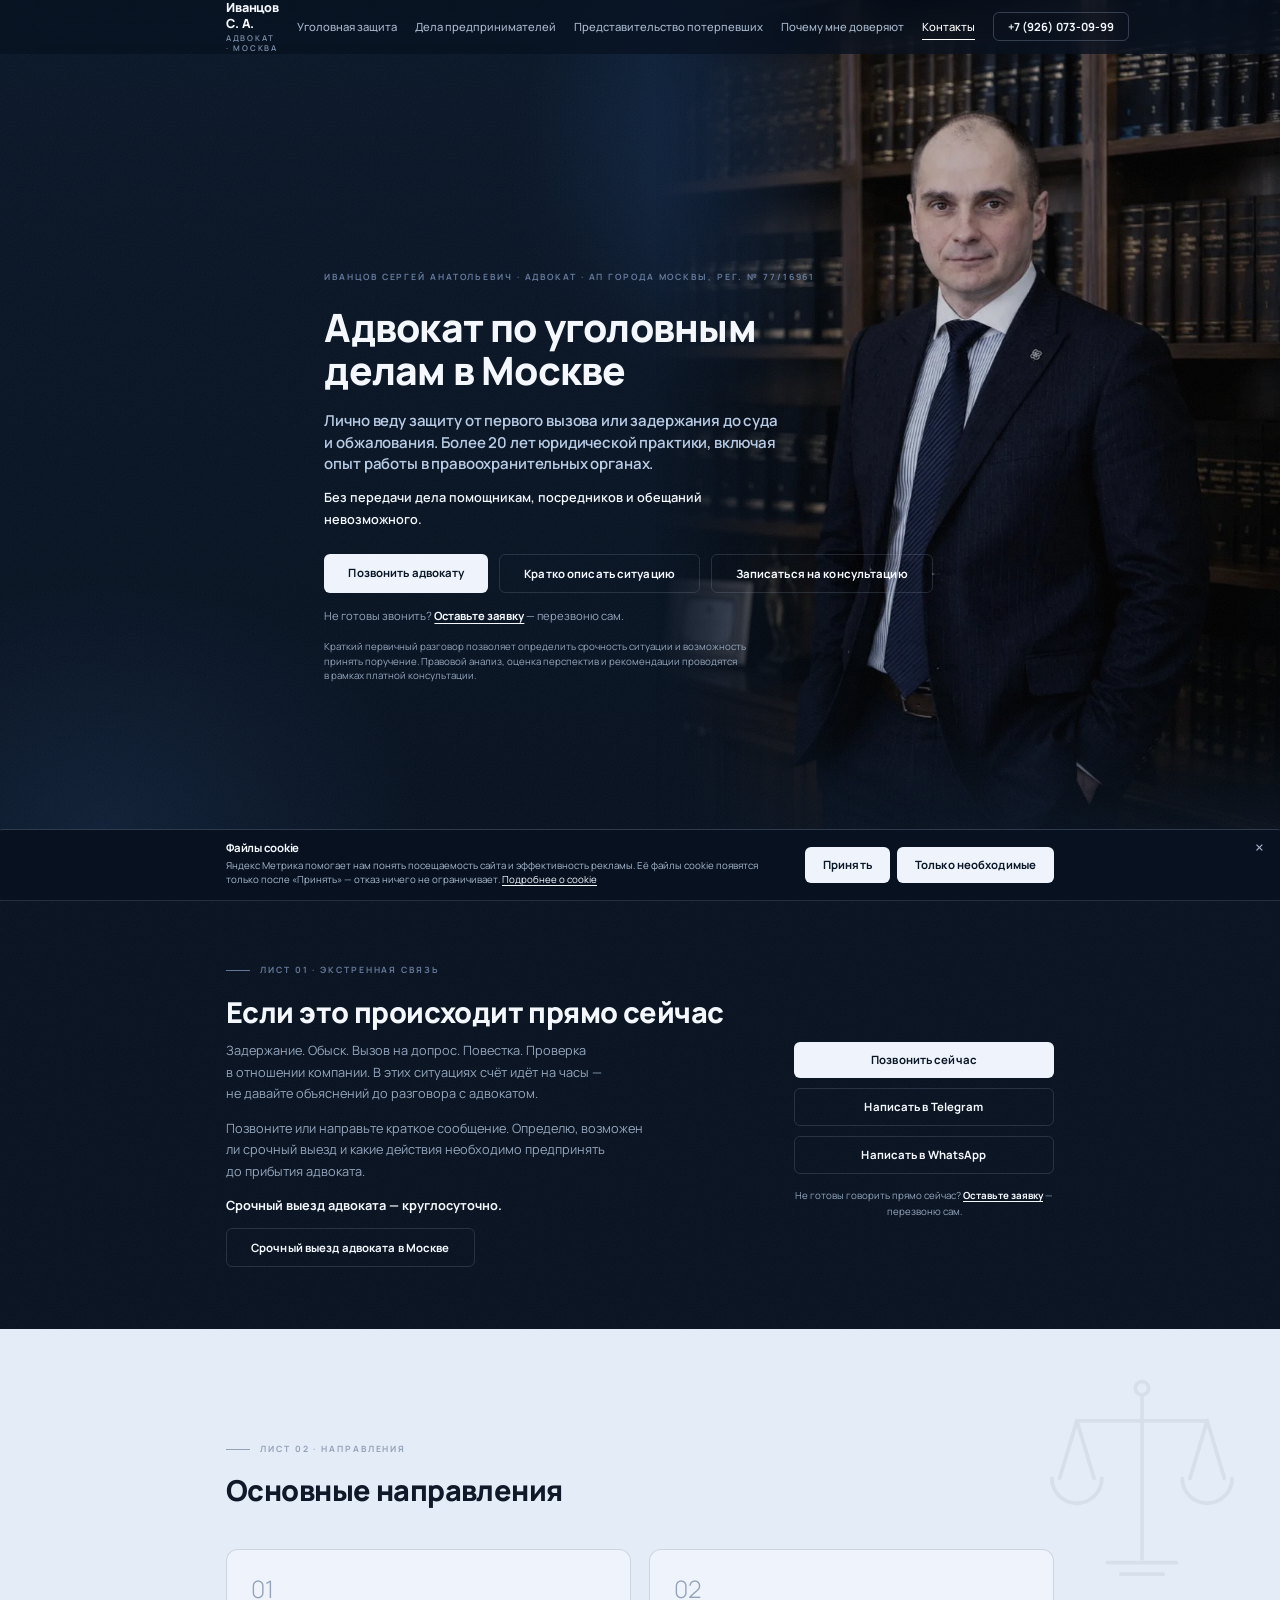
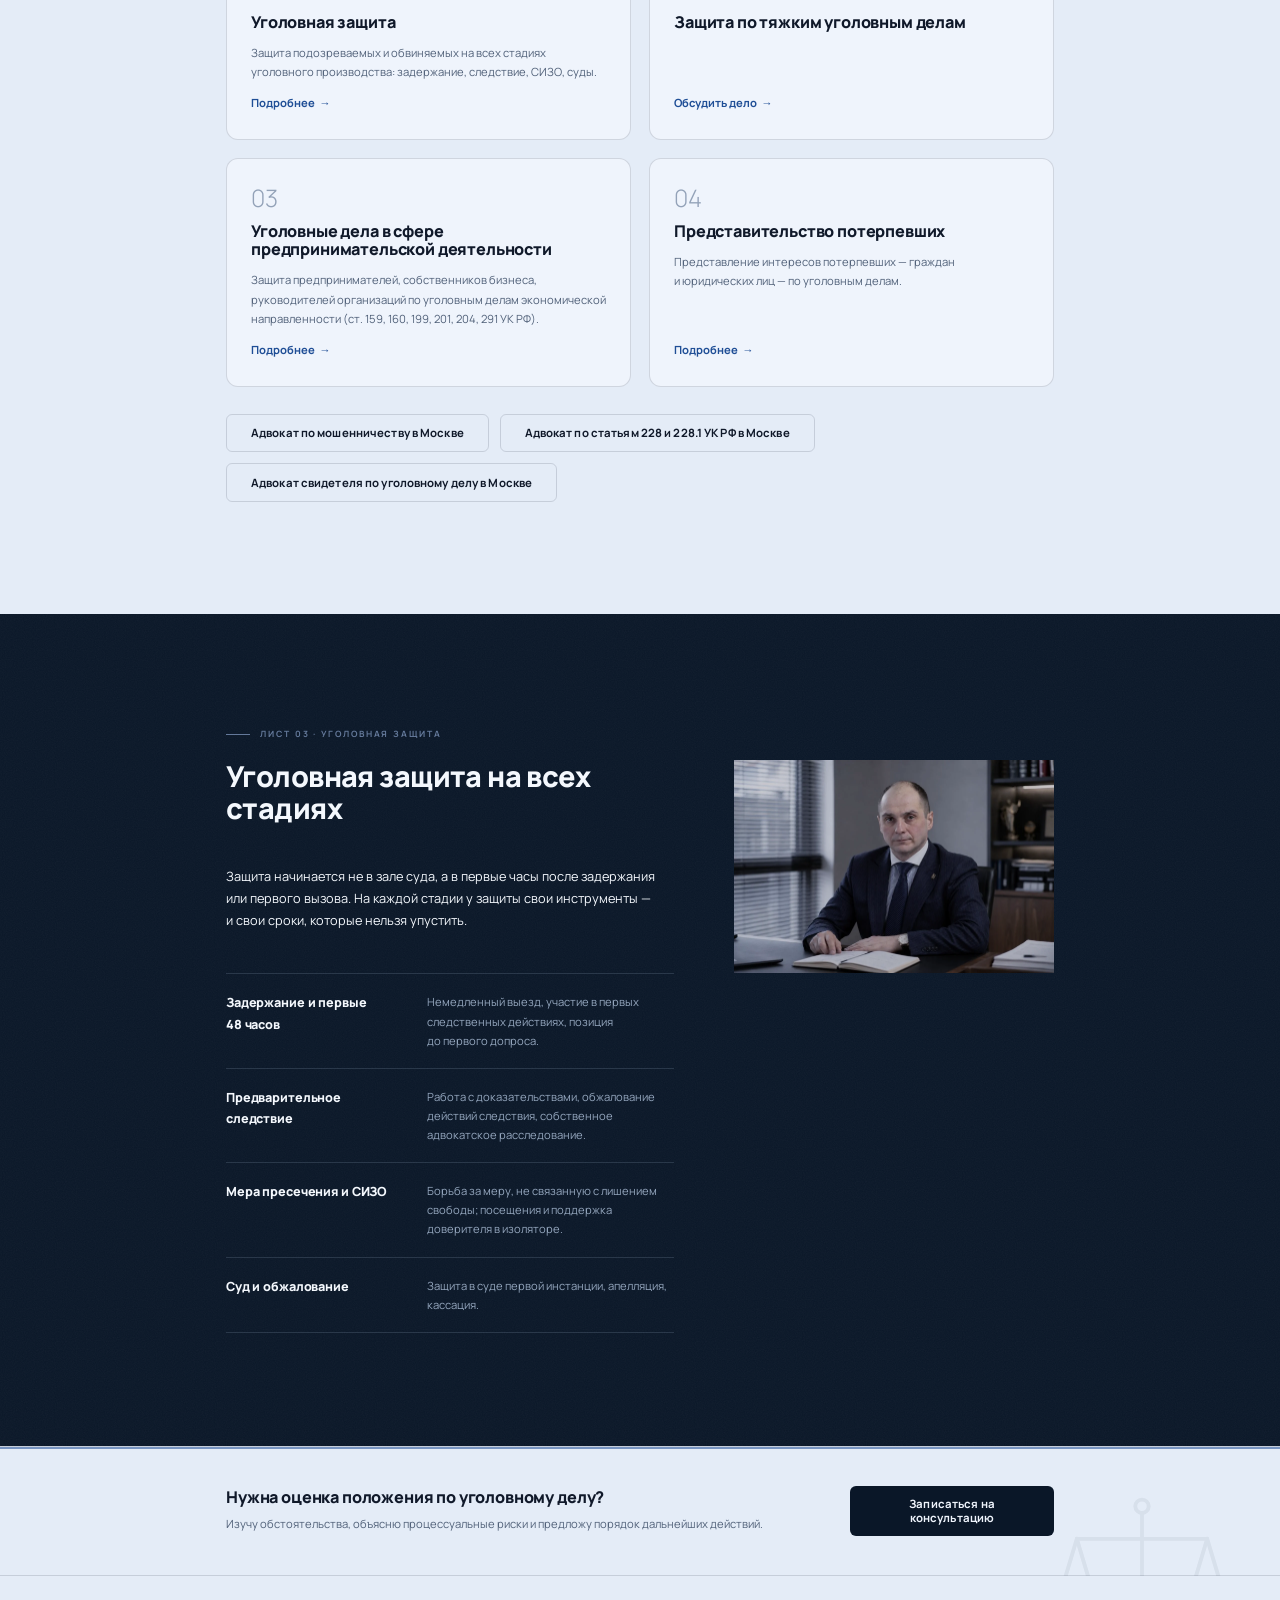
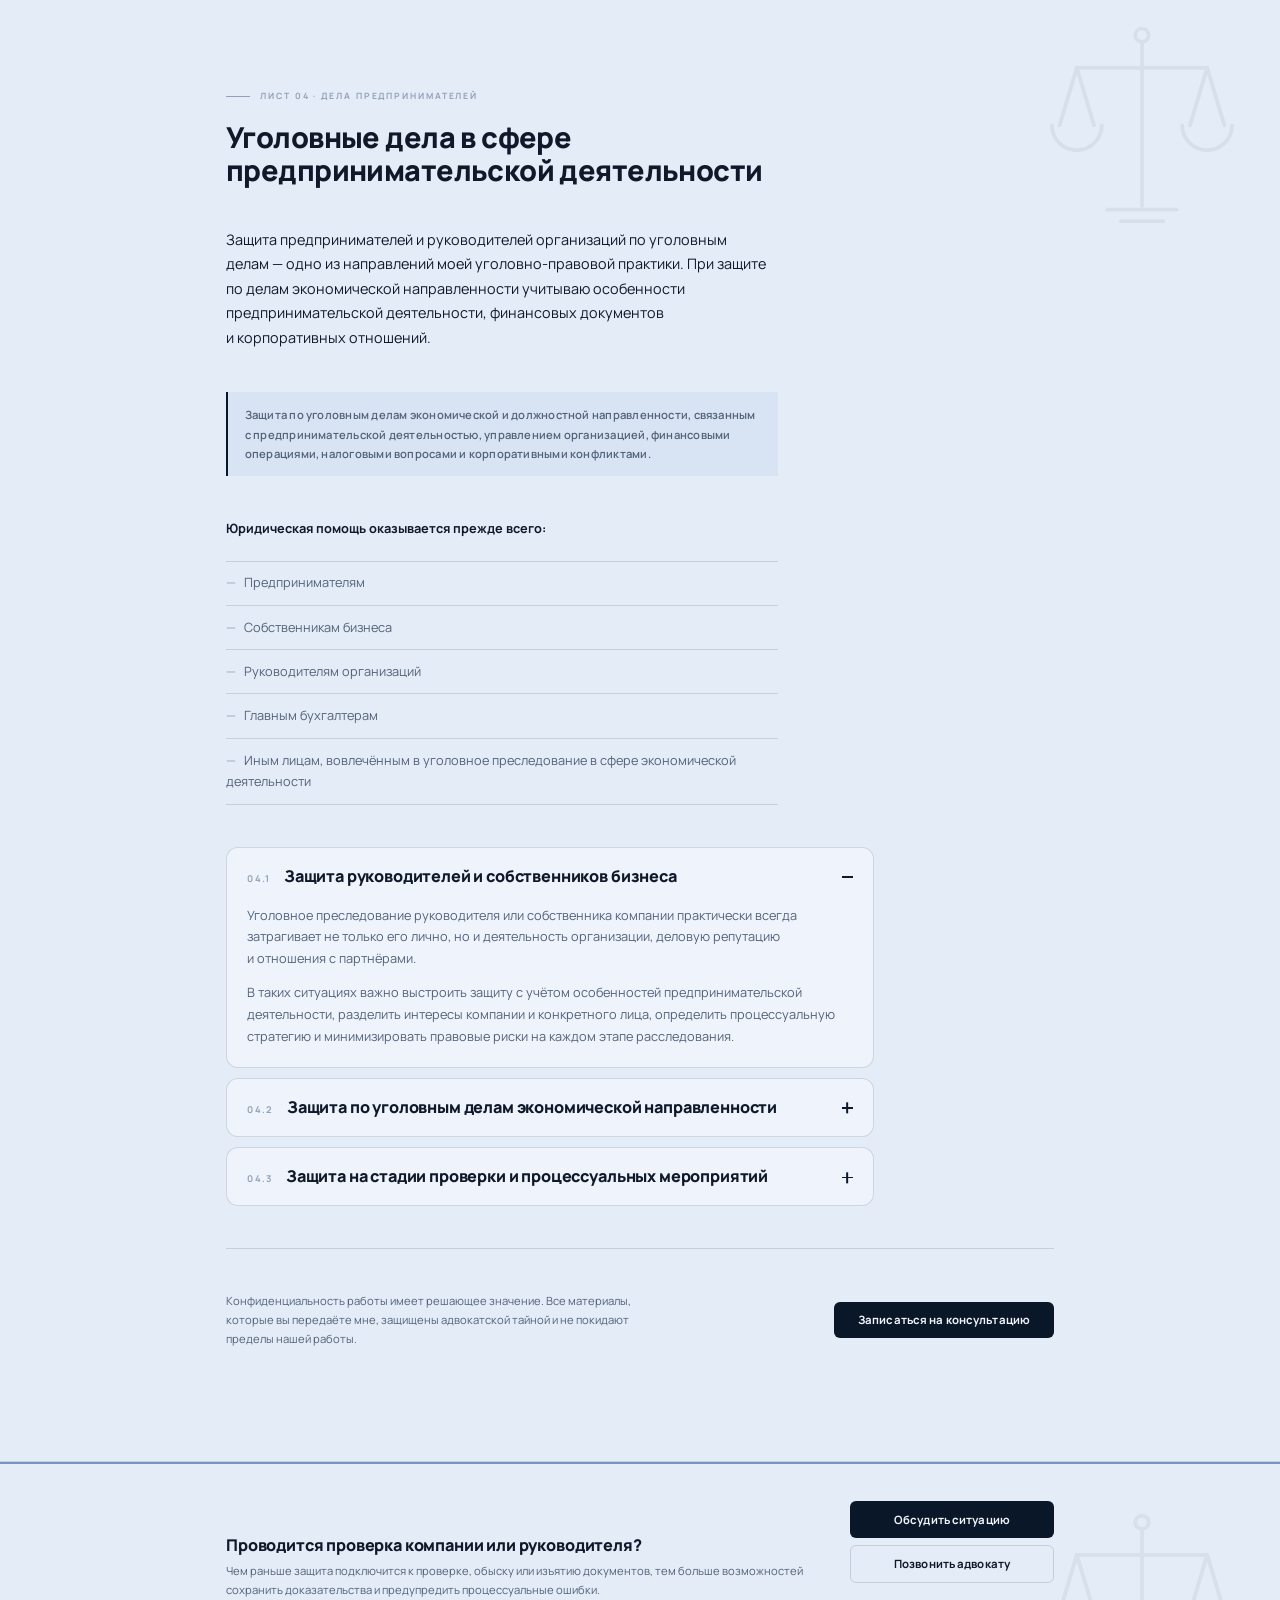
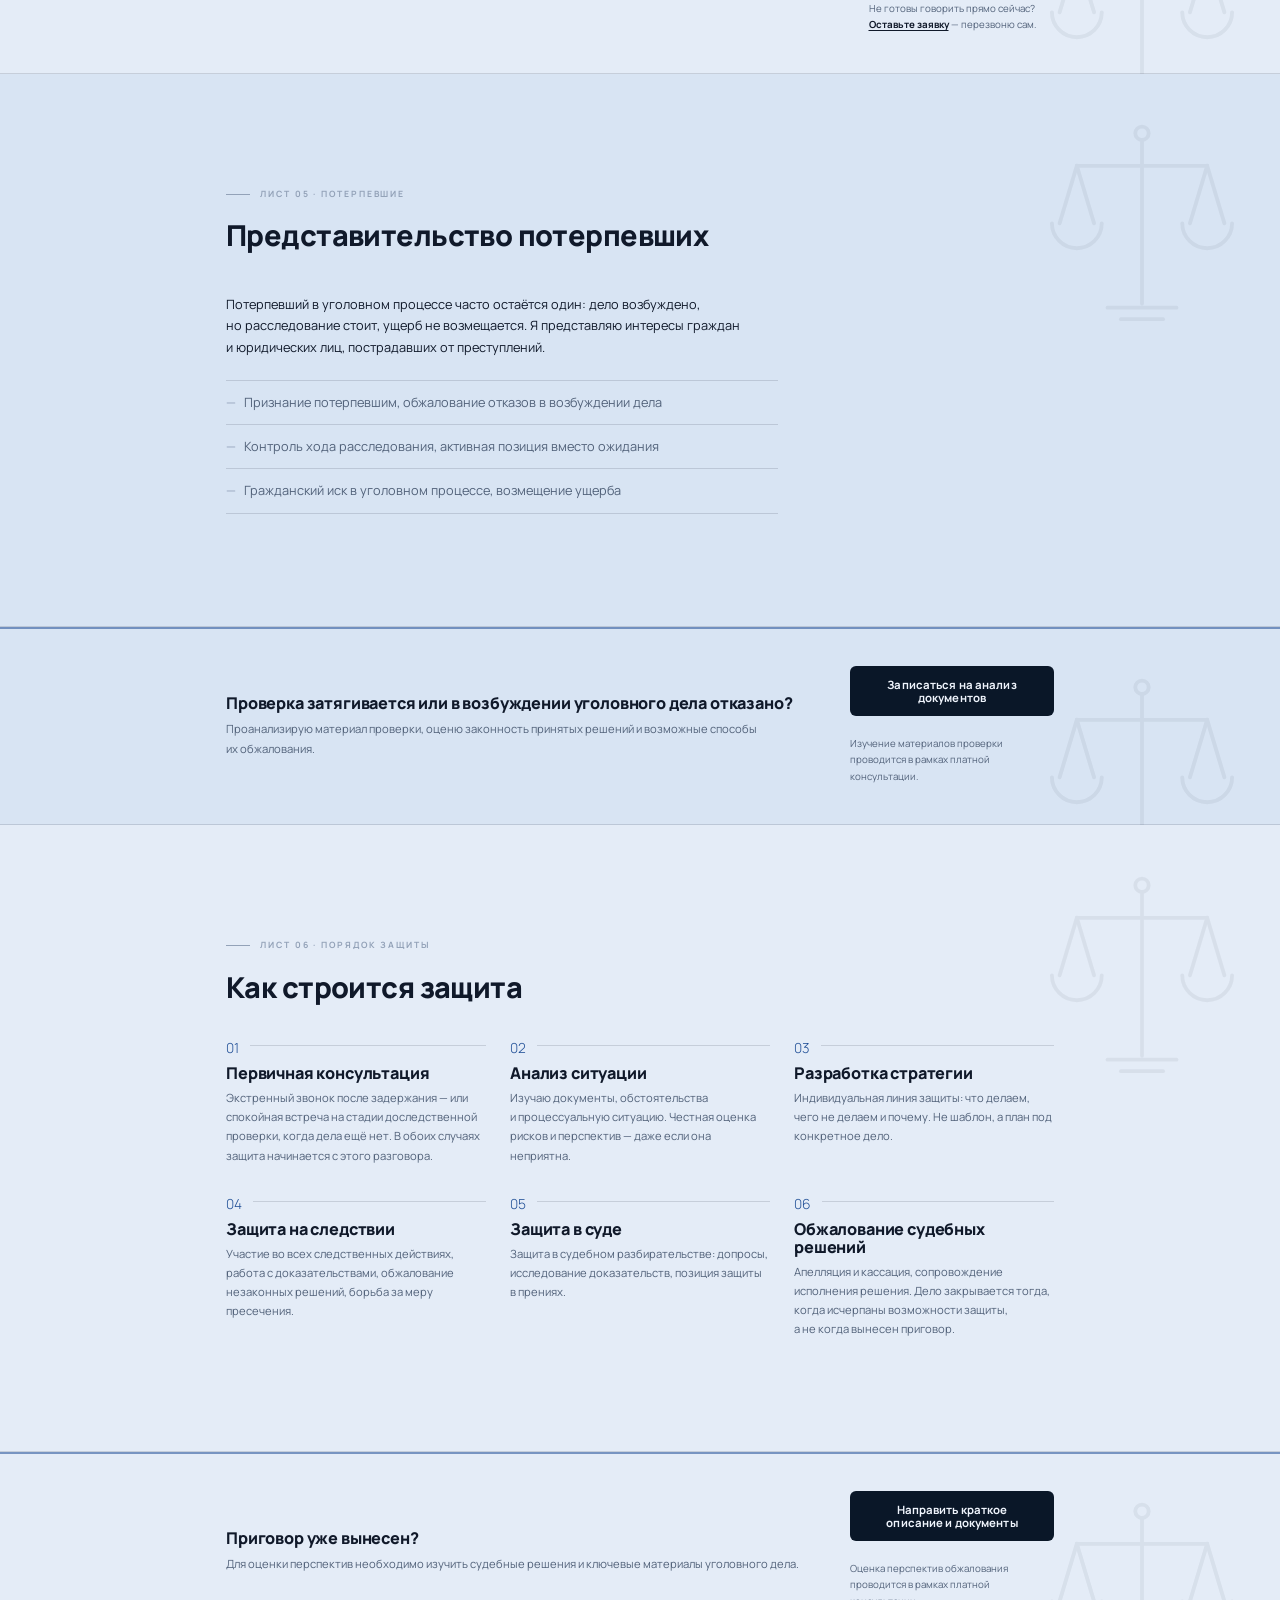
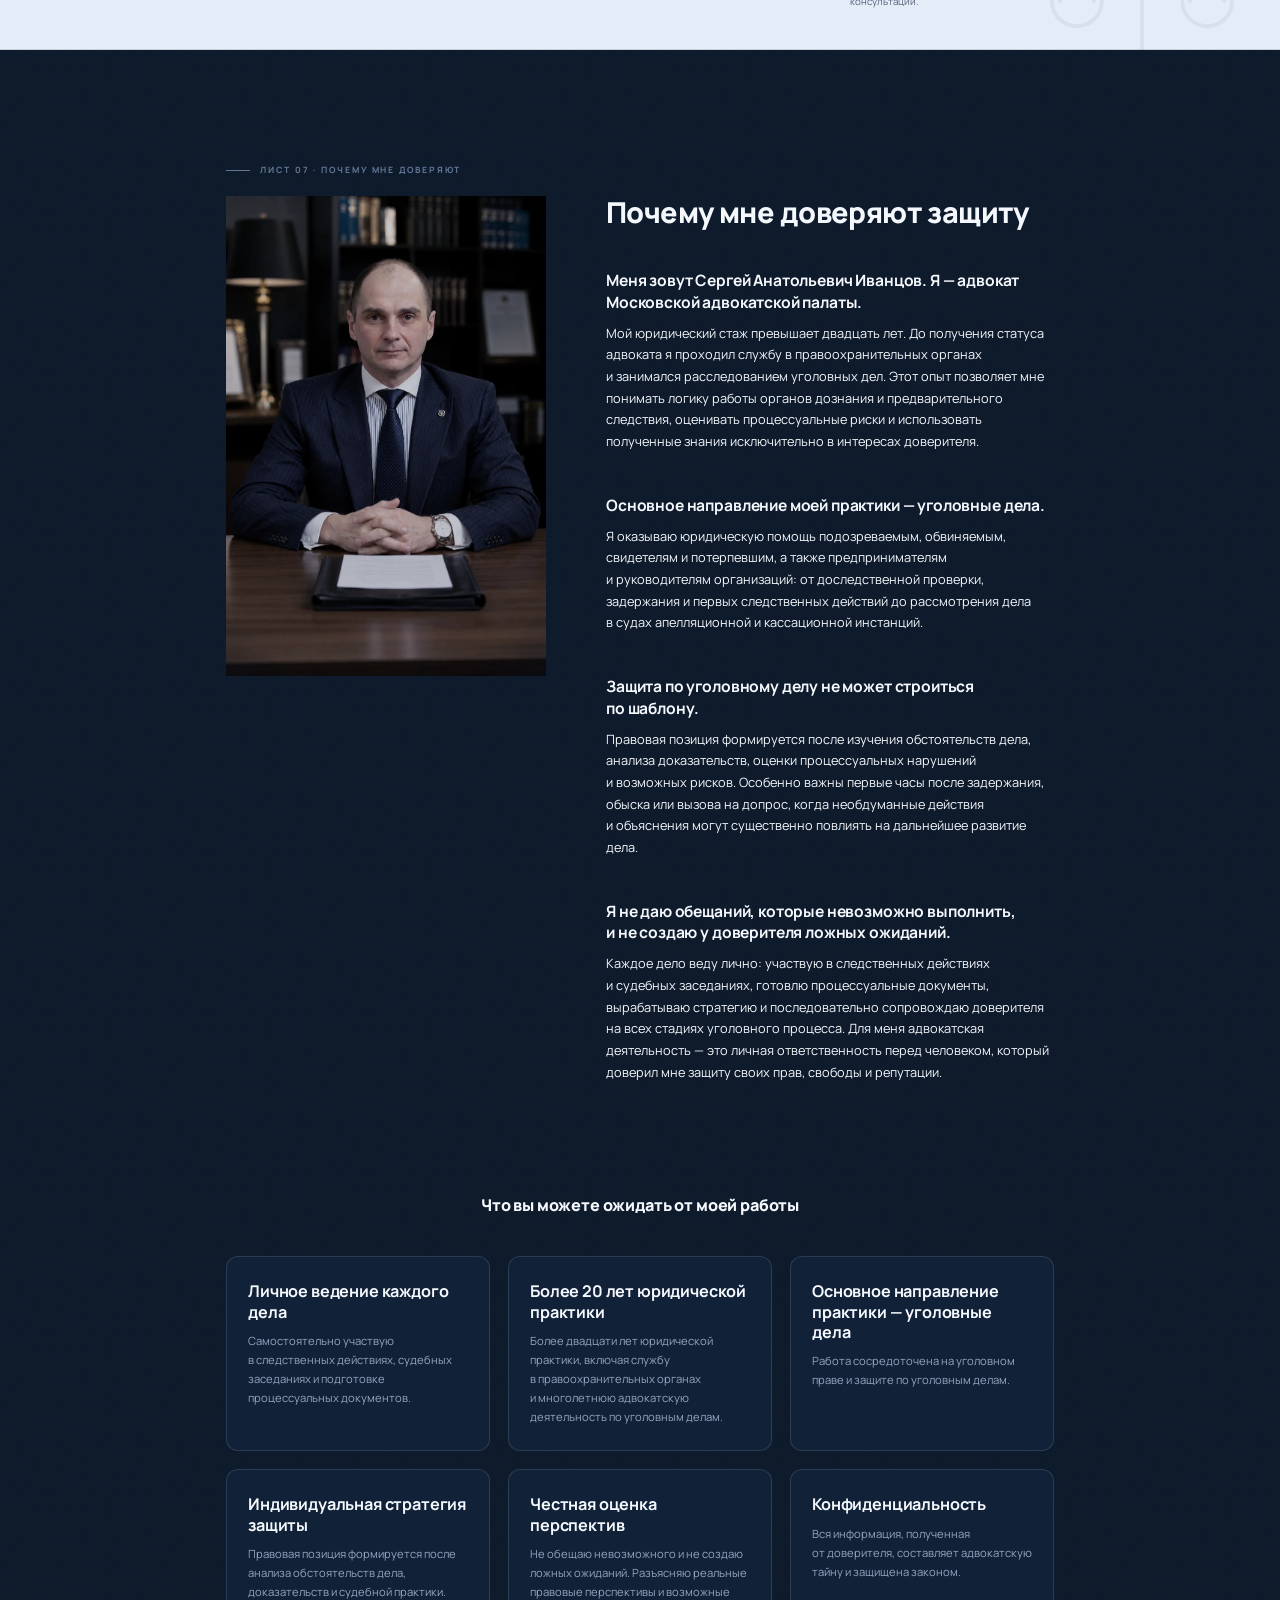
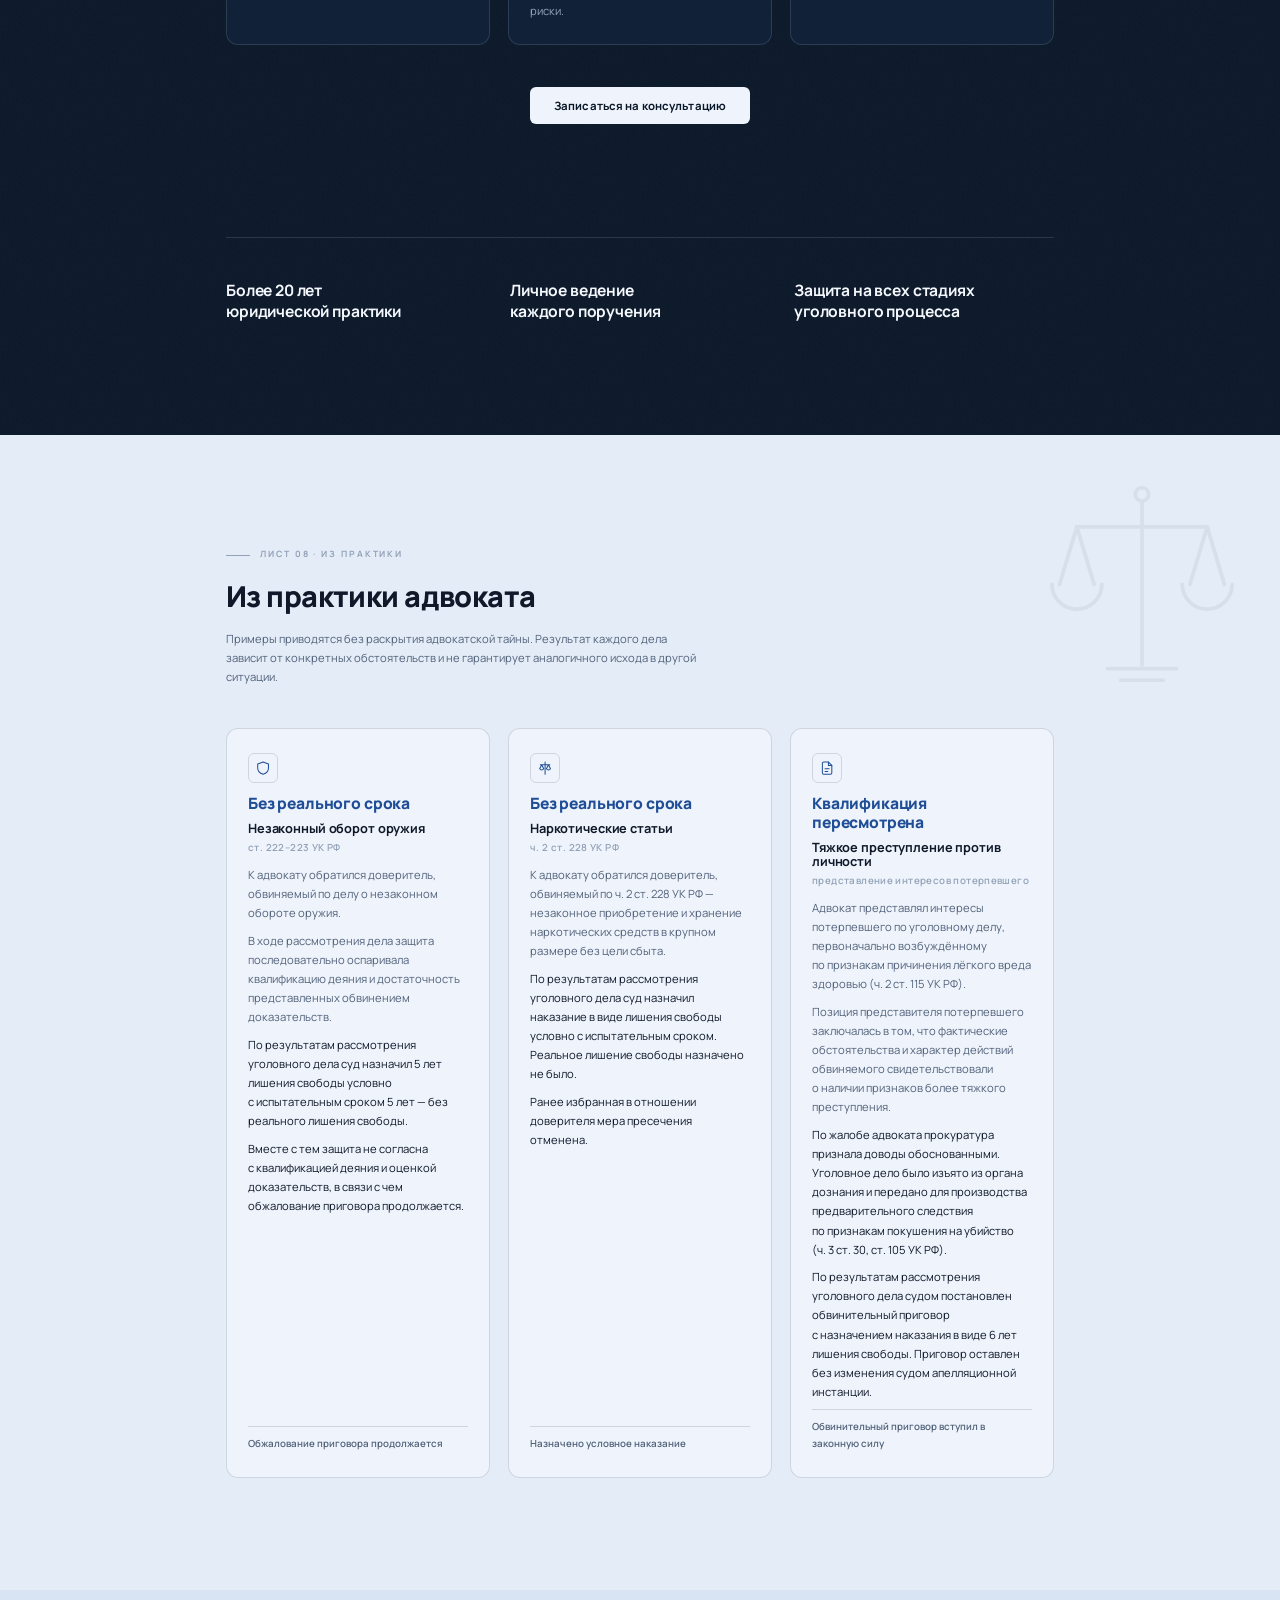
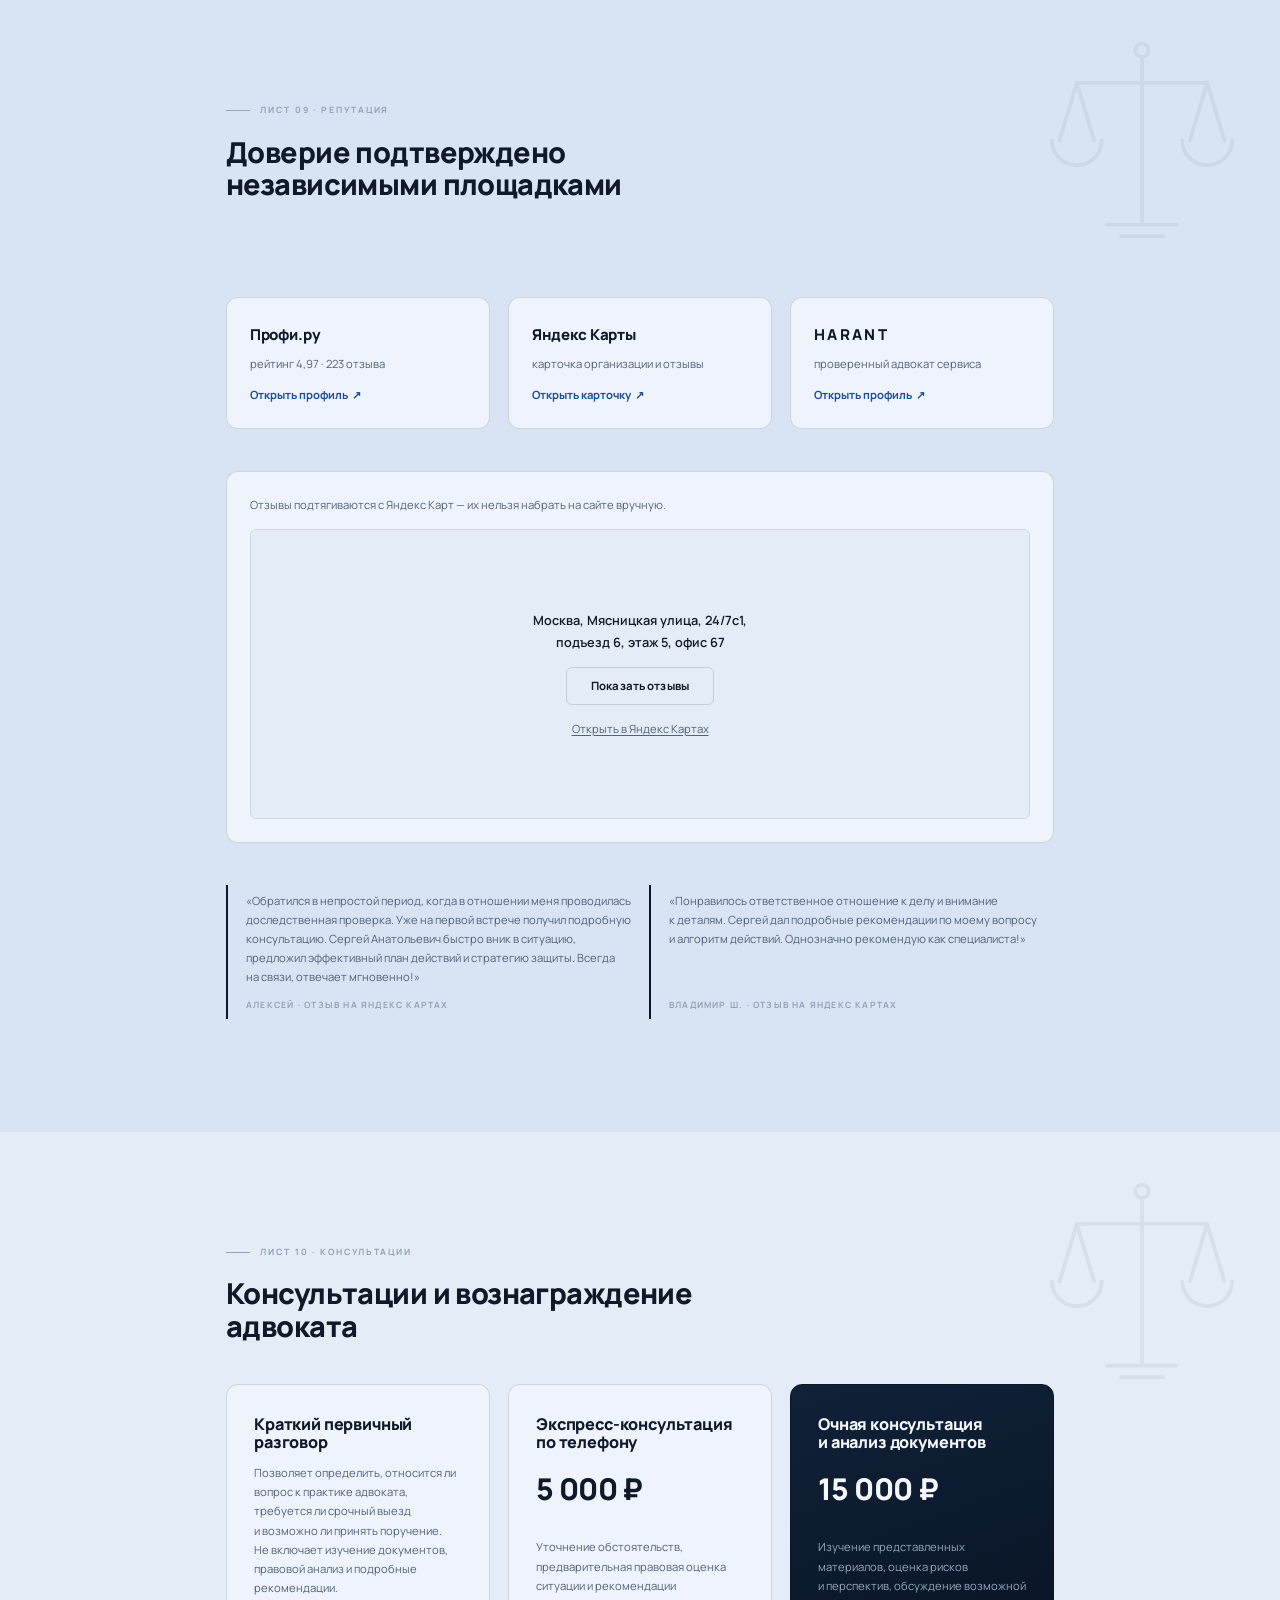
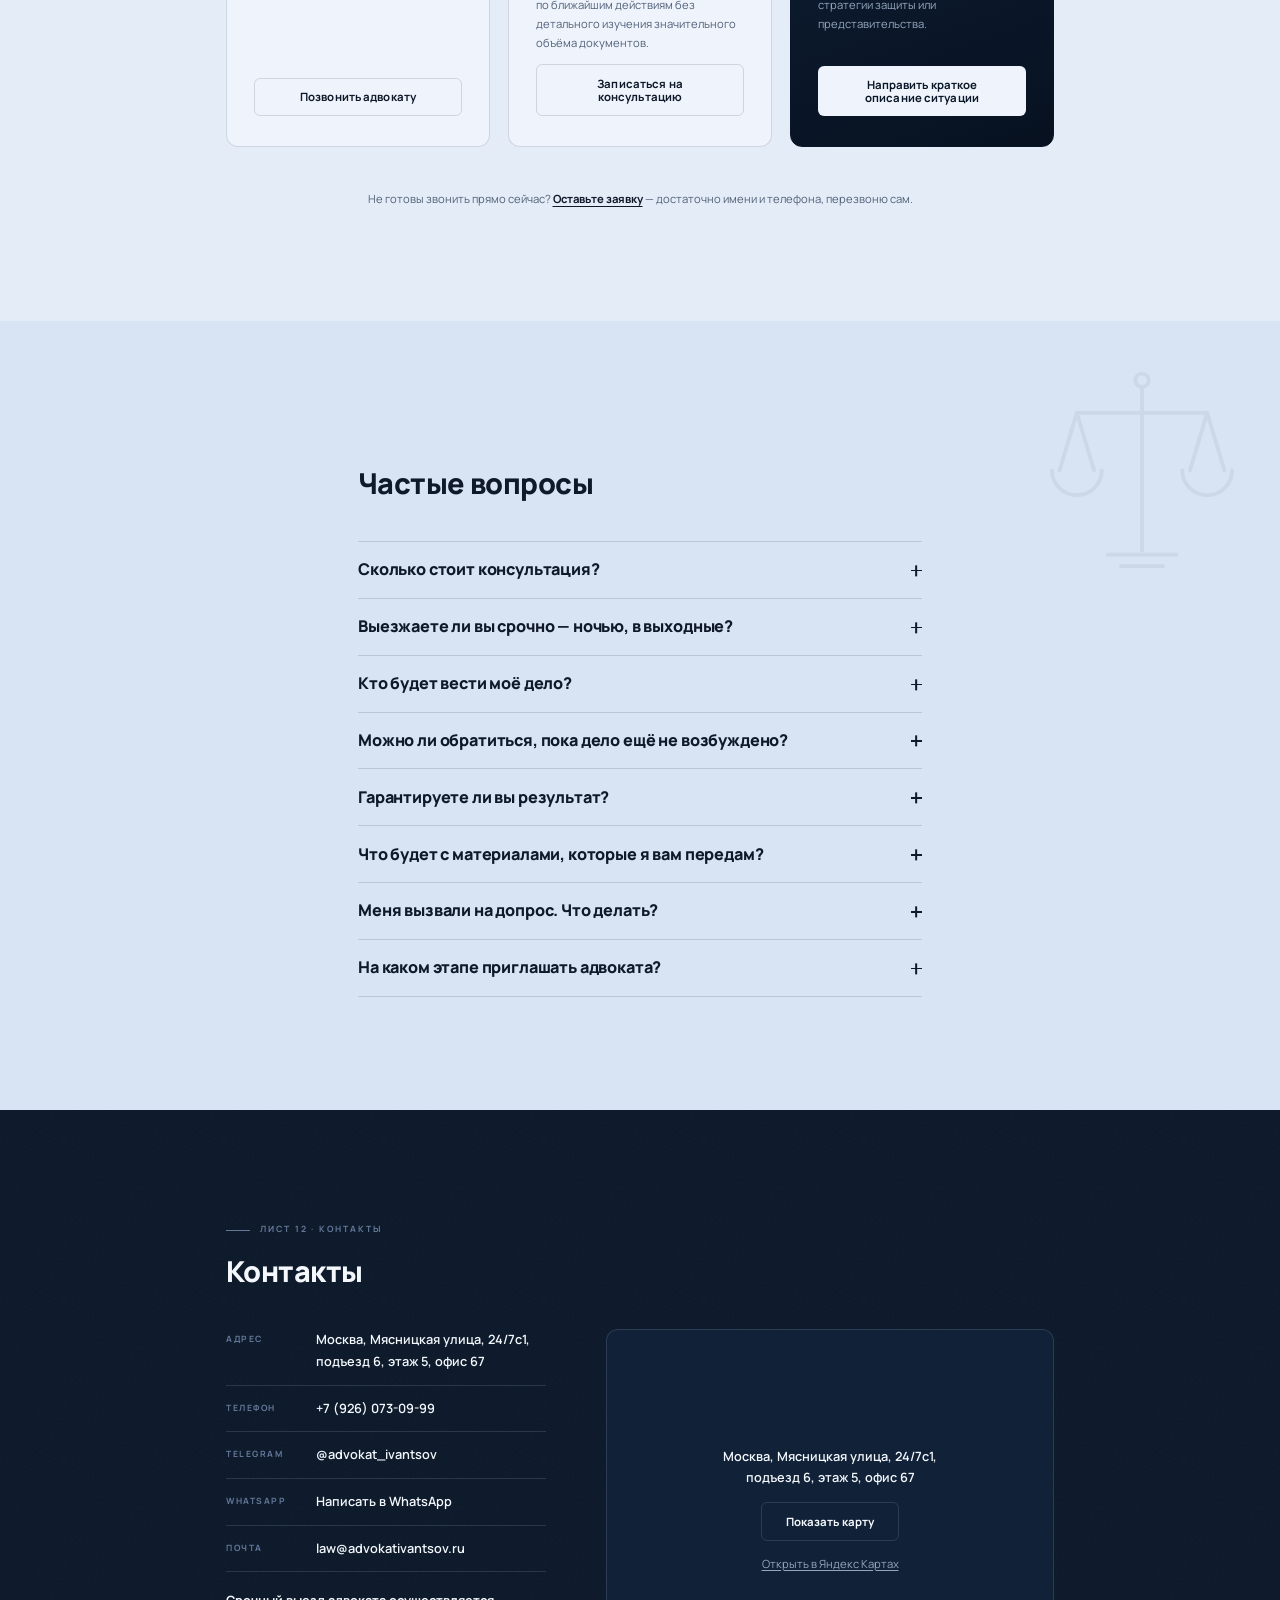
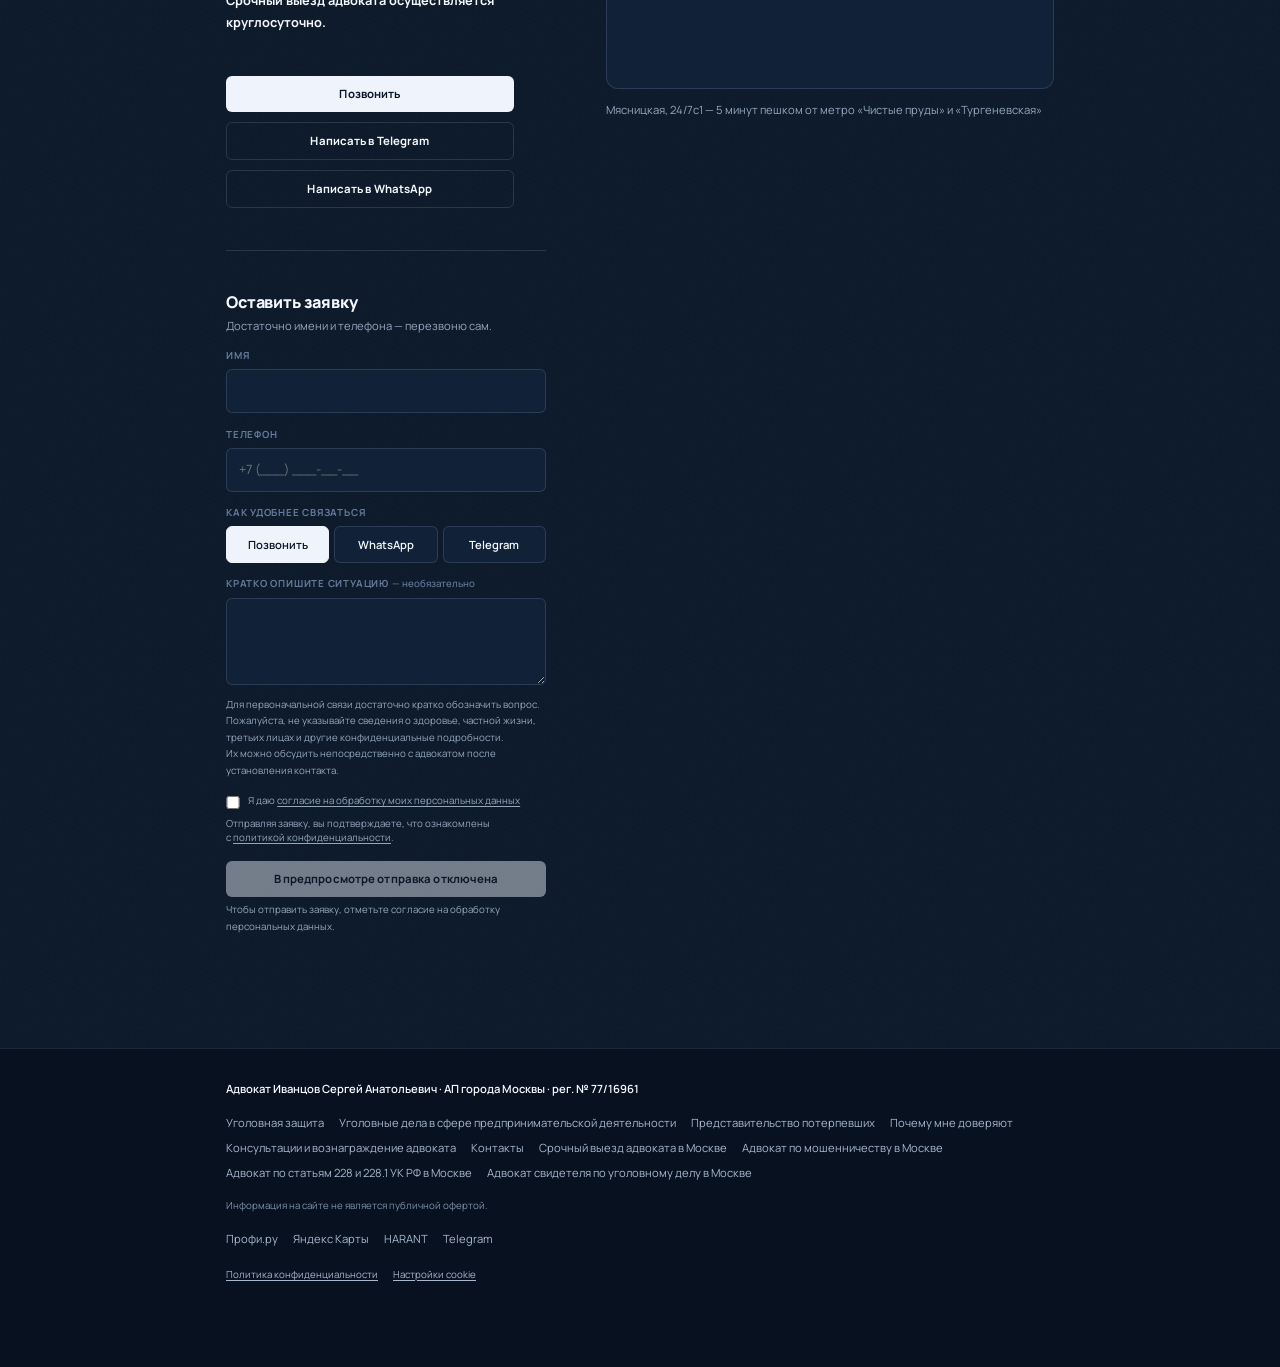
<file: index.html>
<!DOCTYPE html>
<html lang="ru">
<head>
  <meta charset="UTF-8">
  <meta name="robots" content="noindex, nofollow">
  <meta name="viewport" content="width=device-width, initial-scale=1, viewport-fit=cover">

  <!-- Safari на iPhone сам превращает похожие на телефон числа в ссылки
       на звонок — из-за этого регистрационный номер адвоката «77/16961»
       и номер офиса в адресе становились кликабельными. Автоопределение
       отключено: все настоящие телефоны заданы явными ссылками tel:. -->
  <meta name="format-detection" content="telephone=no">

  <!-- ===== SEO ===== -->
  <title>Адвокат по уголовным делам в Москве — Иванцов Сергей Анатольевич</title>
  <meta name="description" content="Адвокат по уголовным делам Сергей Иванцов, АП города Москвы, рег. № 77/16961. Защита подозреваемых, обвиняемых, потерпевших и предпринимателей на всех стадиях уголовного процесса. Более 20 лет юридической практики. Москва, круглосуточно.">

  <link rel="canonical" href="https://advokativantsov.ru/">

  <!-- Open Graph. Пути к картинке только абсолютные: мессенджеры и
       соцсети забирают её со своих серверов и относительный путь
       превращается в битую ссылку. Ширина и высота указаны настоящие,
       снятые из самого файла, — расхождение с реальными размерами
       заставляет часть сервисов перекачивать картинку заново. -->
  <meta property="og:type" content="website">
  <meta property="og:url" content="https://advokativantsov.ru/">
  <meta property="og:locale" content="ru_RU">
  <meta property="og:site_name" content="Адвокат Иванцов Сергей Анатольевич">
  <meta property="og:title" content="Адвокат по уголовным делам в Москве — Иванцов Сергей Анатольевич">
  <meta property="og:description" content="Защита подозреваемых, обвиняемых, потерпевших и предпринимателей на всех стадиях уголовного процесса. Более 20 лет юридической практики, опыт службы в правоохранительных органах.">
  <meta property="og:image" content="https://advokativantsov.ru/assets/img/og-cover.jpg">
  <meta property="og:image:secure_url" content="https://advokativantsov.ru/assets/img/og-cover.jpg">
  <meta property="og:image:type" content="image/jpeg">
  <meta property="og:image:width" content="1610">
  <meta property="og:image:height" content="977">
  <meta property="og:image:alt" content="Адвокат по уголовным делам Иванцов Сергей Анатольевич, Москва">

  <!-- Twitter -->
  <meta name="twitter:card" content="summary_large_image">
  <meta name="twitter:title" content="Адвокат по уголовным делам в Москве — Иванцов Сергей Анатольевич">
  <meta name="twitter:description" content="Защита на всех стадиях уголовного процесса. Более 20 лет юридической практики. Москва, круглосуточно.">
  <meta name="twitter:image" content="https://advokativantsov.ru/assets/img/og-cover.jpg">
  <meta name="twitter:image:alt" content="Адвокат по уголовным делам Иванцов Сергей Анатольевич, Москва">

  <!-- Favicon -->
  <link rel="icon" href="favicon.ico" sizes="32x32">
  <link rel="icon" type="image/svg+xml" href="assets/img/favicon.svg">

  <!-- Шрифт: Manrope (переменный, полная кириллица) — один на всю страницу.
       Файлы лежат локально в assets/fonts/, @font-face — в начале style.css.
       Внешнего CDN нет: сайт не зависит от доступности Google Fonts. -->
  <link rel="preload" href="assets/fonts/manrope-cyrillic.woff2" as="font" type="font/woff2" crossorigin>

  <!-- Параметр v= менять при обновлении файлов — сбрасывает кэш браузера -->
  <link rel="stylesheet" href="css/style.min.css?v=80">
  <!-- Класс js ставится здесь, а не в самом скрипте. Разница принципиальная:
       из <head> он попадает в разметку до разбора <body>, и браузер сразу
       считает стили правильно. Если ставить его потом, из main.js, браузер
       вынужден пересчитать всю страницу заново — на телефоне это стоило
       439 миллисекунд, и ровно они держали показатель отклика. -->
  <script>document.documentElement.classList.add('js');</script>
  <script src="js/main.min.js?v=75" defer></script>

  <!-- ===== Schema.org: Attorney =====
       @id — постоянный адрес этого описания. Другие страницы сайта
       ссылаются на адвоката по нему ("about": {"@id": …}), а не
       повторяют его данные. Менять @id нельзя: ссылки оборвутся. -->
  <script type="application/ld+json">
  {
    "@context": "https://schema.org",
    "@type": "Attorney",
    "@id": "https://advokativantsov.ru/#attorney",
    "name": "Адвокат Иванцов Сергей Анатольевич",
    "description": "Адвокат по уголовным делам. Защита на всех стадиях уголовного процесса. Более 20 лет юридической практики. Адвокатская палата города Москвы, рег. № 77/16961.",
    "telephone": "+79260730999",
    "email": "law@advokativantsov.ru",
    "address": {
      "@type": "PostalAddress",
      "addressLocality": "Москва",
      "streetAddress": "Мясницкая улица, 24/7с1, подъезд 6, этаж 5, офис 67",
      "addressCountry": "RU"
    },
    "areaServed": "Москва",
    "founder": {
      "@type": "Person",
      "name": "Иванцов Сергей Анатольевич",
      "jobTitle": "Адвокат",
      "memberOf": {
        "@type": "Organization",
        "name": "Адвокатская палата города Москвы"
      }
    },
    "knowsAbout": [
      "Уголовная защита",
      "Защита по тяжким уголовным делам",
      "Уголовные дела в сфере предпринимательской деятельности",
      "Представительство потерпевших"
    ],
    "sameAs": [
      "https://profi.ru/profile/IvantsovSA4",
      "https://yandex.ru/maps/org/advokat_ivantsov_s_a_/156938785011",
      "https://harant.ru/lawyers/moskva/ivanczov-sergej-anatolevich/",
      "https://t.me/advokat_ivantsov"
    ]
  }
  </script>

  <!-- ===== Schema.org: FAQPage (соответствует секции «Вопросы») ===== -->
  <script type="application/ld+json">
  {
    "@context": "https://schema.org",
    "@type": "FAQPage",
    "mainEntity": [
      {
        "@type": "Question",
        "name": "Сколько стоит консультация?",
        "acceptedAnswer": {
          "@type": "Answer",
          "text": "Экспресс-консультация по телефону — 5 000 ₽. Очная консультация с анализом документов в офисе на Мясницкой — 15 000 ₽. Краткий первичный разговор по телефону, чтобы определить срочность ситуации, отдельно не оплачивается."
        }
      },
      {
        "@type": "Question",
        "name": "Выезжаете ли вы срочно — ночью, в выходные?",
        "acceptedAnswer": {
          "@type": "Answer",
          "text": "Да. Срочный выезд адвоката осуществляется круглосуточно: при задержании, обыске или ином неотложном следственном действии звоните в любое время."
        }
      },
      {
        "@type": "Question",
        "name": "Кто будет вести моё дело?",
        "acceptedAnswer": {
          "@type": "Answer",
          "text": "Я не передаю дела помощникам. С доверителем работаю я лично — от первого разговора до решения суда."
        }
      },
      {
        "@type": "Question",
        "name": "Можно ли обратиться, пока дело ещё не возбуждено?",
        "acceptedAnswer": {
          "@type": "Answer",
          "text": "Не только можно — нужно. Доследственная проверка это стадия, на которой у защиты больше всего возможностей. Чем раньше выстроена позиция, тем меньше шансов, что проверка перерастёт в дело."
        }
      },
      {
        "@type": "Question",
        "name": "Гарантируете ли вы результат?",
        "acceptedAnswer": {
          "@type": "Answer",
          "text": "Нет — и ни один добросовестный адвокат не гарантирует. Каждое дело я начинаю с честной оценки: называю реальные риски и перспективы, даже если они неприятны. Там, где есть возможность выстроить сильную защиту, я использую её до конца."
        }
      },
      {
        "@type": "Question",
        "name": "Что будет с материалами, которые я вам передам?",
        "acceptedAnswer": {
          "@type": "Answer",
          "text": "Все переданные материалы защищены адвокатской тайной и не покидают пределы работы по делу. Это гарантия закона, а не обещание."
        }
      },
      {
        "@type": "Question",
        "name": "Меня вызвали на допрос. Что делать?",
        "acceptedAnswer": {
          "@type": "Answer",
          "text": "Не давайте объяснений и показаний до разговора с адвокатом. Сказанное на первом допросе закрепляется в протоколе и в дальнейшем становится частью материалов дела, поэтому исправить неточную формулировку потом значительно сложнее, чем изначально её не допустить. Позвоните до того, как пойдёте на допрос: обсудим статус, в котором вас вызывают, и порядок участия адвоката."
        }
      },
      {
        "@type": "Question",
        "name": "На каком этапе приглашать адвоката?",
        "acceptedAnswer": {
          "@type": "Answer",
          "text": "Чем раньше, тем лучше. Во многих случаях именно первые часы после задержания, обыска, допроса или начала процессуальной проверки становятся определяющими для дальнейшего развития дела. Своевременное участие адвоката позволяет обеспечить соблюдение процессуальных прав, избежать ошибок и вовремя сформировать правовую позицию."
        }
      }
    ]
  }
  </script>
</head>

<body>
<a class="skip-link" href="#services">Перейти к содержанию</a>

<!-- ============================= ШАПКА ============================= -->
<header class="header" id="header">
  <div class="container header__inner">
    <a class="header__brand" href="#top">
      <span class="header__brand-name">Иванцов С.&nbsp;А.</span>
      <span class="header__brand-role">адвокат · Москва</span>
    </a>

    <nav class="nav" id="nav" aria-label="Разделы страницы">
      <a class="nav__link" href="#criminal">Уголовная защита</a>
      <a class="nav__link" href="#business">Дела предпринимателей</a>
      <a class="nav__link" href="#victim">Представительство потерпевших</a>
      <a class="nav__link" href="#about">Почему мне доверяют</a>
      <a class="nav__link" href="#contacts">Контакты</a>
    </nav>

    <a class="btn btn--ghost header__phone" href="tel:+79260730999" data-site="phone-link" data-goal="phone_header"><span data-site="phone-text">+7 (926) 073-09-99</span></a>

    <button class="burger" id="burger" type="button" aria-expanded="false" aria-controls="nav" aria-label="Открыть меню">
      <span class="burger__line"></span>
      <span class="burger__line"></span>
    </button>
  </div>
</header>

<main id="top">

  <!-- ============================= 1. ПЕРВЫЙ ЭКРАН ============================= -->
  <section class="hero theme-dark" aria-label="Адвокат Иванцов Сергей Анатольевич">
    <div class="hero__backdrop" aria-hidden="true"></div>

    <!-- Кадр в библиотеке — целиком, без вырезки. Фото приведено к холодной
         гамме сайта, левый край растворяется маской, низ уходит в секцию.
         Слои разделены намеренно: figure — проявление, parallax — скролл,
         img — медленный дрейф. Так анимации не конфликтуют. -->
    <div class="hero__figure" aria-hidden="true">
      <div class="hero__parallax">
        <img class="hero__portrait" src="assets/img/hero-library.webp?v=1"
             alt="" width="852" height="1280" fetchpriority="high">
      </div>
    </div>

    <div class="container hero__content">
      <!-- Имя, статус адвоката и регистрационный номер обязаны оставаться
           на первом экране (ТЗ, п. 3.2) -->
      <p class="hero__case-label">Иванцов Сергей Анатольевич · адвокат · АП города Москвы, рег.&nbsp;№&nbsp;77/16961</p>

      <h1 class="hero__title">Адвокат по&nbsp;уголовным делам в&nbsp;Москве</h1>

      <p class="hero__subtitle">Лично веду защиту от&nbsp;первого вызова или задержания до&nbsp;суда и&nbsp;обжалования. Более 20&nbsp;лет юридической практики, включая опыт работы в&nbsp;правоохранительных органах.</p>

      <p class="hero__lead">Без передачи дела помощникам, посредников и&nbsp;обещаний невозможного.</p>

      <!-- Три действия первого экрана (ТЗ, п. 3.3): звонок, быстрое
           сообщение в мессенджер, переход к блоку консультаций -->
      <div class="hero__actions">
        <a class="btn btn--primary" href="tel:+79260730999" data-site="phone-link" data-goal="phone_hero">Позвонить адвокату</a>
        <a class="btn btn--ghost" href="https://t.me/advokat_ivantsov" target="_blank" rel="noopener" data-site="telegram-link" data-goal="telegram_hero">Кратко описать ситуацию</a>
        <a class="btn btn--ghost" href="#consultation" data-goal="consultation_button">Записаться на консультацию</a>
      </div>

      <p class="hero__alt">Не&nbsp;готовы звонить? <a href="#lead-form" data-goal="lead_hero">Оставьте заявку</a> — перезвоню сам.</p>

      <p class="hero__note">Краткий первичный разговор позволяет определить срочность ситуации и&nbsp;возможность принять поручение. Правовой анализ, оценка перспектив и&nbsp;рекомендации проводятся в&nbsp;рамках платной консультации.</p>
    </div>
  </section>

  <!-- ============================= 2. ЭКСТРЕННАЯ СИТУАЦИЯ ============================= -->
  <section class="section urgent theme-dark" id="urgent">
    <div class="container">
      <p class="sheet-label" data-reveal>лист 01 · экстренная связь</p>
      <div class="urgent__grid" data-reveal-group>
        <div class="urgent__text" data-reveal>
          <h2 class="section__title">Если это происходит прямо сейчас</h2>
          <p class="urgent__desc">Задержание. Обыск. Вызов на&nbsp;допрос. Повестка. Проверка в&nbsp;отношении компании. В&nbsp;этих ситуациях счёт идёт на&nbsp;часы — не&nbsp;давайте объяснений до&nbsp;разговора с&nbsp;адвокатом.</p>
          <!-- Текст CTA раздела 5 ТЗ сведён сюда: отдельный призыв сразу
               под этим блоком повторял бы его слово в слово. Смысл и все
               три канала связи сохранены, лишнего экрана нет. -->
          <p class="urgent__desc">Позвоните или направьте краткое сообщение. Определю, возможен ли срочный выезд и&nbsp;какие действия необходимо предпринять до&nbsp;прибытия адвоката.</p>
          <p class="urgent__note">Срочный выезд адвоката — круглосуточно.</p>
          <p class="vyezd-more"><a class="btn btn--ghost" href="/ivantsov-preview/srochnyj-vyezd-advokata/" data-goal="link_vyezd_from_main">Срочный выезд адвоката в Москве</a></p>
        </div>
        <div class="urgent__actions" data-reveal>
          <a class="btn btn--primary btn--wide" href="tel:+79260730999" data-site="phone-link" data-goal="phone_urgent">Позвонить сейчас</a>
          <a class="btn btn--ghost btn--wide" href="https://t.me/advokat_ivantsov" target="_blank" rel="noopener" data-site="telegram-link" data-goal="telegram_urgent">Написать в Telegram</a>
          <a class="btn btn--ghost btn--wide" href="https://wa.me/79260730999" target="_blank" rel="noopener" data-site="whatsapp-link" data-goal="whatsapp_urgent">Написать в WhatsApp</a>
          <p class="cta__alt">Не готовы говорить прямо сейчас? <a href="#lead-form" data-goal="lead_urgent">Оставьте заявку</a> — перезвоню сам.</p>
        </div>
      </div>
    </div>
  </section>

  <!-- ============================= 3. ОСНОВНЫЕ НАПРАВЛЕНИЯ — ЧЕТЫРЕ КАРТОЧКИ =============================
       Четыре направления заданы ТЗ (раздел 2). -->
  <section class="section theme-light" id="services">
    <div class="container">
      <p class="sheet-label" data-reveal>лист 02 · направления</p>
      <h2 class="section__title" data-reveal>Основные направления</h2>

      <div class="services" data-reveal-group>
        <a class="service" href="#criminal" data-reveal>
          <span class="service__num">01</span>
          <h3 class="service__title">Уголовная защита</h3>
          <p class="service__desc">Защита подозреваемых и&nbsp;обвиняемых на&nbsp;всех стадиях уголовного производства: задержание, следствие, СИЗО, суды.</p>
          <span class="service__more">Подробнее</span>
        </a>

        <!-- Направление задано ТЗ (п.2). Описания намеренно нет: сведений
             о том, по каким составам и на каких стадиях идёт эта работа,
             ни в ТЗ, ни на текущем сайте не было. Когда адвокат даст текст —
             добавить <p class="service__desc"> перед ссылкой. -->
        <a class="service" href="#contacts" data-reveal>
          <span class="service__num">02</span>
          <h3 class="service__title">Защита по&nbsp;тяжким уголовным делам</h3>
          <span class="service__more">Обсудить дело</span>
        </a>

        <a class="service" href="#business" data-reveal>
          <span class="service__num">03</span>
          <h3 class="service__title">Уголовные дела в&nbsp;сфере предпринимательской деятельности</h3>
          <p class="service__desc">Защита предпринимателей, собственников бизнеса, руководителей организаций по&nbsp;уголовным делам экономической направленности (ст.&nbsp;159, 160, 199, 201, 204, 291 УК&nbsp;РФ).</p>
          <span class="service__more">Подробнее</span>
        </a>

        <a class="service" href="#victim" data-reveal>
          <span class="service__num">04</span>
          <h3 class="service__title">Представительство потерпевших</h3>
          <p class="service__desc">Представление интересов потерпевших — граждан и&nbsp;юридических лиц — по&nbsp;уголовным делам.</p>
          <span class="service__more">Подробнее</span>
        </a>
      </div>

      <!-- Ссылки на посадочные страницы: о мошенничестве (ТЗ № 2, раздел III,
           п. 5 и раздел V, п. 2) и по статьям 228 и 228.1 (ТЗ docs/tz-228.md,
           IV.2, п. 7). Под сеткой, а не в карточке: карточка сама ссылка,
           вложить в неё вторую нельзя. Оформление — как у кнопки
           «Срочный выезд» в блоке «Если это происходит прямо сейчас» -->
      <p class="vyezd-more services__more" data-reveal><a class="btn btn--ghost" href="/ivantsov-preview/advokat-po-moshennichestvu/" data-goal="link_moshennichestvo_from_main">Адвокат по мошенничеству в Москве</a> <a class="btn btn--ghost" href="/ivantsov-preview/advokat-po-228/" data-goal="link_po228_from_main">Адвокат по статьям 228 и 228.1 УК РФ в Москве</a> <a class="btn btn--ghost" href="/ivantsov-preview/advokat-svidetelya/" data-goal="link_svidetel_from_main">Адвокат свидетеля по уголовному делу в Москве</a></p>
    </div>
  </section>

  <!-- ============================= 4. УГОЛОВНАЯ ЗАЩИТА ============================= -->
  <section class="section theme-dark" id="criminal">
    <div class="container">
      <p class="sheet-label" data-reveal>лист 03 · уголовная защита</p>
      <div class="split">
        <div class="split__text">
          <h2 class="section__title" data-reveal>Уголовная защита на&nbsp;всех стадиях</h2>
          <p data-reveal>Защита начинается не&nbsp;в&nbsp;зале суда, а&nbsp;в&nbsp;первые часы после задержания или первого вызова. На&nbsp;каждой стадии у&nbsp;защиты свои инструменты — и&nbsp;свои сроки, которые нельзя упустить.</p>

          <ul class="stage-list" role="list" data-reveal-group>
            <li class="stage" data-reveal>
              <span class="stage__name">Задержание и&nbsp;первые 48&nbsp;часов</span>
              <span class="stage__desc">Немедленный выезд, участие в&nbsp;первых следственных действиях, позиция до&nbsp;первого допроса.</span>
            </li>
            <li class="stage" data-reveal>
              <span class="stage__name">Предварительное следствие</span>
              <span class="stage__desc">Работа с&nbsp;доказательствами, обжалование действий следствия, собственное адвокатское расследование.</span>
            </li>
            <li class="stage" data-reveal>
              <span class="stage__name">Мера пресечения и&nbsp;СИЗО</span>
              <span class="stage__desc">Борьба за&nbsp;меру, не&nbsp;связанную с&nbsp;лишением свободы; посещения и&nbsp;поддержка доверителя в&nbsp;изоляторе.</span>
            </li>
            <li class="stage" data-reveal>
              <span class="stage__name">Суд и&nbsp;обжалование</span>
              <span class="stage__desc">Защита в&nbsp;суде первой инстанции, апелляция, кассация.</span>
            </li>
          </ul>
        </div>

        <!-- Кадр за рабочим столом. Без рамок: край растворён маской.
             Фото приведено к холодной гамме сайта -->
        <figure class="split__media" data-reveal>
          <img class="dissolve-img" src="assets/img/criminal-desk.webp?v=1"
               alt="Адвокат Сергей Иванцов за рабочим столом в кабинете" width="1280" height="853" loading="lazy">
        </figure>
      </div>
    </div>
  </section>

  <!-- CTA после блока общей уголовной защиты (ТЗ, раздел 5) -->
  <aside class="cta theme-paper" aria-label="Записаться на оценку положения по делу">
    <div class="container cta__inner" data-reveal>
      <div class="cta__text">
        <p class="cta__title">Нужна оценка положения по&nbsp;уголовному делу?</p>
        <p class="cta__desc">Изучу обстоятельства, объясню процессуальные риски и&nbsp;предложу порядок дальнейших действий.</p>
      </div>
      <div class="cta__actions">
        <a class="btn btn--primary" href="#consultation" data-goal="consultation_cta">Записаться на консультацию</a>
      </div>
    </div>
  </aside>

  <!-- ============================= 5. ЭКОНОМИЧЕСКИЕ И ДОЛЖНОСТНЫЕ ПРЕСТУПЛЕНИЯ =============================
       ТЗ п.7: показывать как одно из направлений уголовной практики,
       без акцента на бизнес как основную специализацию. -->
  <section class="section theme-light" id="business">
    <div class="container">
      <p class="sheet-label" data-reveal>лист 04 · дела предпринимателей</p>
      <h2 class="section__title" data-reveal>Уголовные дела в&nbsp;сфере предпринимательской деятельности</h2>

      <div class="business__intro" data-reveal>
        <p>Защита предпринимателей и&nbsp;руководителей организаций по&nbsp;уголовным делам&nbsp;— одно из&nbsp;направлений моей уголовно-правовой практики. При защите по&nbsp;делам экономической направленности учитываю особенности предпринимательской деятельности, финансовых документов и&nbsp;корпоративных отношений.</p>
      </div>

      <p class="business__scope" data-reveal>Защита по&nbsp;уголовным делам экономической и&nbsp;должностной направленности, связанным с&nbsp;предпринимательской деятельностью, управлением организацией, финансовыми операциями, налоговыми вопросами и&nbsp;корпоративными конфликтами.</p>

      <div class="business__clients" data-reveal>
        <p class="business__clients-lead">Юридическая помощь оказывается прежде всего:</p>
        <ul class="check-list" role="list">
          <li>Предпринимателям</li>
          <li>Собственникам бизнеса</li>
          <li>Руководителям организаций</li>
          <li>Главным бухгалтерам</li>
          <li>Иным лицам, вовлечённым в&nbsp;уголовное преследование в&nbsp;сфере экономической деятельности</li>
        </ul>
      </div>

      <!-- Три подраздела — аккордеоны, чтобы секция не превращалась в стену текста -->
      <div class="accordion" data-reveal-group>
        <article class="acc" data-reveal>
          <h3 class="acc__heading">
            <button class="acc__head" type="button" aria-expanded="true" aria-controls="acc-panel-1" id="acc-head-1">
              <span class="acc__index">04.1</span>
              <span class="acc__title">Защита руководителей и&nbsp;собственников бизнеса</span>
              <span class="acc__marker" aria-hidden="true"></span>
            </button>
          </h3>
          <div class="acc__panel" id="acc-panel-1" role="region" aria-labelledby="acc-head-1">
            <div class="acc__body">
              <p>Уголовное преследование руководителя или собственника компании практически всегда затрагивает не&nbsp;только его лично, но&nbsp;и&nbsp;деятельность организации, деловую репутацию и&nbsp;отношения с&nbsp;партнёрами.</p>
              <p>В&nbsp;таких ситуациях важно выстроить защиту с&nbsp;учётом особенностей предпринимательской деятельности, разделить интересы компании и&nbsp;конкретного лица, определить процессуальную стратегию и&nbsp;минимизировать правовые риски на&nbsp;каждом этапе расследования.</p>
            </div>
          </div>
        </article>

        <article class="acc" data-reveal>
          <h3 class="acc__heading">
            <button class="acc__head" type="button" aria-expanded="false" aria-controls="acc-panel-2" id="acc-head-2">
              <span class="acc__index">04.2</span>
              <span class="acc__title">Защита по&nbsp;уголовным делам экономической направленности</span>
              <span class="acc__marker" aria-hidden="true"></span>
            </button>
          </h3>
          <div class="acc__panel" id="acc-panel-2" role="region" aria-labelledby="acc-head-2">
            <div class="acc__body">
              <p>Оказываю юридическую помощь по&nbsp;уголовным делам, связанным с&nbsp;предпринимательской деятельностью, финансовыми операциями, налоговыми вопросами, корпоративными конфликтами и&nbsp;иными экономическими преступлениями.</p>
              <p>При подготовке позиции защиты анализируются не&nbsp;только материалы уголовного дела, но&nbsp;и&nbsp;договорные отношения, бухгалтерские документы, финансовые операции и&nbsp;иные обстоятельства, имеющие значение для правильной правовой оценки ситуации.</p>
            </div>
          </div>
        </article>

        <article class="acc" data-reveal>
          <h3 class="acc__heading">
            <button class="acc__head" type="button" aria-expanded="false" aria-controls="acc-panel-3" id="acc-head-3">
              <span class="acc__index">04.3</span>
              <span class="acc__title">Защита на&nbsp;стадии проверки и&nbsp;процессуальных мероприятий</span>
              <span class="acc__marker" aria-hidden="true"></span>
            </button>
          </h3>
          <div class="acc__panel" id="acc-panel-3" role="region" aria-labelledby="acc-head-3">
            <div class="acc__body">
              <p>Во многих случаях уголовное преследование начинается задолго до&nbsp;возбуждения уголовного дела&nbsp;— с&nbsp;доследственной проверки, вызова на&nbsp;опрос или допрос, запроса документов, обыска либо иных процессуальных мероприятий.</p>
              <p>Своевременное участие адвоката на&nbsp;этой стадии позволяет определить правовую позицию, избежать ошибок при даче объяснений, обеспечить соблюдение процессуальных прав и&nbsp;существенно снизить возможные риски дальнейшего уголовного преследования.</p>
            </div>
          </div>
        </article>
      </div>

      <div class="business__outro" data-reveal>
        <p class="business__secrecy">Конфиденциальность работы имеет решающее значение. Все материалы, которые вы&nbsp;передаёте мне, защищены адвокатской тайной и&nbsp;не&nbsp;покидают пределы нашей работы.</p>
        <a class="btn btn--primary" href="#consultation" data-goal="consultation_button">Записаться на консультацию</a>
      </div>
    </div>
  </section>

  <!-- CTA после блока о предпринимательской деятельности (ТЗ, раздел 5) -->
  <aside class="cta theme-paper" aria-label="Обсудить проверку компании или руководителя">
    <div class="container cta__inner" data-reveal>
      <div class="cta__text">
        <p class="cta__title">Проводится проверка компании или руководителя?</p>
        <p class="cta__desc">Чем раньше защита подключится к&nbsp;проверке, обыску или изъятию документов, тем больше возможностей сохранить доказательства и&nbsp;предупредить процессуальные ошибки.</p>
      </div>
      <div class="cta__actions">
        <a class="btn btn--primary" href="https://t.me/advokat_ivantsov" target="_blank" rel="noopener" data-site="telegram-link" data-goal="telegram_cta">Обсудить ситуацию</a>
        <a class="btn btn--ghost" href="tel:+79260730999" data-site="phone-link" data-goal="phone_cta">Позвонить адвокату</a>
        <p class="cta__alt">Не готовы говорить прямо сейчас? <a href="#lead-form" data-goal="lead_cta">Оставьте заявку</a> — перезвоню сам.</p>
      </div>
    </div>
  </aside>

  <!-- ============================= 6. ПОТЕРПЕВШИЕ ============================= -->
  <section class="section theme-paper" id="victim">
    <div class="container">
      <p class="sheet-label" data-reveal>лист 05 · потерпевшие</p>
      <div class="split split--narrow">
        <div class="split__text">
          <h2 class="section__title" data-reveal>Представительство потерпевших</h2>
          <p data-reveal>Потерпевший в&nbsp;уголовном процессе часто остаётся один: дело возбуждено, но&nbsp;расследование стоит, ущерб не&nbsp;возмещается. Я&nbsp;представляю интересы граждан и&nbsp;юридических лиц, пострадавших от&nbsp;преступлений.</p>
          <ul class="check-list" role="list" data-reveal-group>
            <li data-reveal>Признание потерпевшим, обжалование отказов в&nbsp;возбуждении дела</li>
            <li data-reveal>Контроль хода расследования, активная позиция вместо ожидания</li>
            <li data-reveal>Гражданский иск в&nbsp;уголовном процессе, возмещение ущерба</li>
          </ul>
        </div>
      </div>
    </div>
  </section>

  <!-- CTA после блока для потерпевших (ТЗ, раздел 5) -->
  <aside class="cta theme-light" aria-label="Записаться на анализ документов">
    <div class="container cta__inner" data-reveal>
      <div class="cta__text">
        <p class="cta__title">Проверка затягивается или в&nbsp;возбуждении уголовного дела отказано?</p>
        <p class="cta__desc">Проанализирую материал проверки, оценю законность принятых решений и&nbsp;возможные способы их&nbsp;обжалования.</p>
      </div>
      <div class="cta__actions">
        <a class="btn btn--primary" href="#consultation" data-goal="consultation_cta">Записаться на анализ документов</a>
        <p class="cta__note">Изучение материалов проверки проводится в рамках платной консультации.</p>
      </div>
    </div>
  </aside>

  <!-- ============================= 7. КАК СТРОИТСЯ ЗАЩИТА ============================= -->
  <section class="section theme-light" id="process">
    <div class="container">
      <p class="sheet-label" data-reveal>лист 06 · порядок защиты</p>
      <h2 class="section__title" data-reveal>Как строится защита</h2>

      <ol class="steps" role="list" data-reveal-group>
        <li class="step" data-reveal>
          <span class="step__num">01</span>
          <h3 class="step__title">Первичная консультация</h3>
          <p class="step__desc">Экстренный звонок после задержания — или спокойная встреча на&nbsp;стадии доследственной проверки, когда дела ещё нет. В&nbsp;обоих случаях защита начинается с&nbsp;этого разговора.</p>
        </li>
        <li class="step" data-reveal>
          <span class="step__num">02</span>
          <h3 class="step__title">Анализ ситуации</h3>
          <p class="step__desc">Изучаю документы, обстоятельства и&nbsp;процессуальную ситуацию. Честная оценка рисков и&nbsp;перспектив — даже если она неприятна.</p>
        </li>
        <li class="step" data-reveal>
          <span class="step__num">03</span>
          <h3 class="step__title">Разработка стратегии</h3>
          <p class="step__desc">Индивидуальная линия защиты: что делаем, чего не&nbsp;делаем и&nbsp;почему. Не&nbsp;шаблон, а&nbsp;план под конкретное дело.</p>
        </li>
        <li class="step" data-reveal>
          <span class="step__num">04</span>
          <h3 class="step__title">Защита на следствии</h3>
          <p class="step__desc">Участие во&nbsp;всех следственных действиях, работа с&nbsp;доказательствами, обжалование незаконных решений, борьба за&nbsp;меру пресечения.</p>
        </li>
        <li class="step" data-reveal>
          <span class="step__num">05</span>
          <h3 class="step__title">Защита в суде</h3>
          <p class="step__desc">Защита в&nbsp;судебном разбирательстве: допросы, исследование доказательств, позиция защиты в&nbsp;прениях.</p>
        </li>
        <!-- Якорь #appeal (ТЗ, п. 4) ведёт на шаг об апелляции и кассации.
             Отдельного блока об обжаловании на странице пока нет — если он
             появится, id нужно перенести на него, ссылка не изменится. -->
        <li class="step" id="appeal" data-reveal>
          <span class="step__num">06</span>
          <h3 class="step__title">Обжалование судебных решений</h3>
          <p class="step__desc">Апелляция и&nbsp;кассация, сопровождение исполнения решения. Дело закрывается тогда, когда исчерпаны возможности защиты, а&nbsp;не&nbsp;когда вынесен приговор.</p>
        </li>
      </ol>
    </div>
  </section>

  <!-- CTA после блока апелляции и кассации (ТЗ, раздел 5).
       Стоит за секцией «Как строится защита», которая завершается
       шагом об обжаловании — якорем #appeal. -->
  <aside class="cta theme-paper" aria-label="Направить документы для оценки перспектив обжалования">
    <div class="container cta__inner" data-reveal>
      <div class="cta__text">
        <p class="cta__title">Приговор уже вынесен?</p>
        <p class="cta__desc">Для оценки перспектив необходимо изучить судебные решения и&nbsp;ключевые материалы уголовного дела.</p>
      </div>
      <div class="cta__actions">
        <a class="btn btn--primary" href="https://t.me/advokat_ivantsov" target="_blank" rel="noopener" data-site="telegram-link" data-goal="telegram_cta">Направить краткое описание и документы</a>
        <p class="cta__note">Оценка перспектив обжалования проводится в рамках платной консультации.</p>
      </div>
    </div>
  </aside>

  <!-- ============================= 8. ПОЧЕМУ МНЕ ДОВЕРЯЮТ ЗАЩИТУ =============================
       Текст предоставлен адвокатом (ТЗ, раздел 4). Не переписывать без согласования. -->
  <section class="section theme-dark" id="about">
    <div class="container">
      <p class="sheet-label" data-reveal>лист 07 · почему мне доверяют</p>

      <div class="about">
        <div class="about__media" data-reveal>
          <!-- Портрет за рабочим столом. Край растворён маской, без рамок.
               Фото приведено к холодной гамме сайта -->
          <img class="dissolve-img" src="assets/img/about-portrait.webp?v=1"
               alt="Адвокат Сергей Иванцов" width="853" height="1280" loading="lazy">
        </div>

        <div class="about__text">
          <h2 class="section__title" data-reveal>Почему мне доверяют защиту</h2>

          <p class="about__lead" data-reveal>Меня зовут Сергей Анатольевич Иванцов. Я&nbsp;— адвокат Московской адвокатской палаты.</p>
          <p data-reveal>Мой юридический стаж превышает двадцать лет. До&nbsp;получения статуса адвоката я&nbsp;проходил службу в&nbsp;правоохранительных органах и&nbsp;занимался расследованием уголовных дел. Этот опыт позволяет мне понимать логику работы органов дознания и&nbsp;предварительного следствия, оценивать процессуальные риски и&nbsp;использовать полученные знания исключительно в&nbsp;интересах доверителя.</p>

          <p class="about__lead" data-reveal>Основное направление моей практики&nbsp;— уголовные дела.</p>
          <p data-reveal>Я оказываю юридическую помощь подозреваемым, обвиняемым, свидетелям и&nbsp;потерпевшим, а&nbsp;также предпринимателям и&nbsp;руководителям организаций: от&nbsp;доследственной проверки, задержания и&nbsp;первых следственных действий до&nbsp;рассмотрения дела в&nbsp;судах апелляционной и&nbsp;кассационной инстанций.</p>

          <p class="about__lead" data-reveal>Защита по&nbsp;уголовному делу не&nbsp;может строиться по&nbsp;шаблону.</p>
          <p data-reveal>Правовая позиция формируется после изучения обстоятельств дела, анализа доказательств, оценки процессуальных нарушений и&nbsp;возможных рисков. Особенно важны первые часы после задержания, обыска или вызова на&nbsp;допрос, когда необдуманные действия и&nbsp;объяснения могут существенно повлиять на&nbsp;дальнейшее развитие дела.</p>

          <p class="about__lead" data-reveal>Я не&nbsp;даю обещаний, которые невозможно выполнить, и&nbsp;не&nbsp;создаю у&nbsp;доверителя ложных ожиданий.</p>
          <p data-reveal>Каждое дело веду лично: участвую в&nbsp;следственных действиях и&nbsp;судебных заседаниях, готовлю процессуальные документы, вырабатываю стратегию и&nbsp;последовательно сопровождаю доверителя на&nbsp;всех стадиях уголовного процесса. Для меня адвокатская деятельность&nbsp;— это личная ответственность перед человеком, который доверил мне защиту своих прав, свободы и&nbsp;репутации.</p>
        </div>
      </div>

      <!-- Шесть карточек преимуществ (ТЗ, раздел 4), сразу за ними — призыв к действию -->
      <h3 class="merits__title" data-reveal>Что вы можете ожидать от&nbsp;моей работы</h3>

      <ul class="merits" role="list" data-reveal-group>
        <li class="merit" data-reveal>
          <h4 class="merit__title">Личное ведение каждого дела</h4>
          <p class="merit__desc">Самостоятельно участвую в&nbsp;следственных действиях, судебных заседаниях и&nbsp;подготовке процессуальных документов.</p>
        </li>
        <li class="merit" data-reveal>
          <h4 class="merit__title">Более 20&nbsp;лет юридической практики</h4>
          <p class="merit__desc">Более двадцати лет юридической практики, включая службу в&nbsp;правоохранительных органах и&nbsp;многолетнюю адвокатскую деятельность по&nbsp;уголовным делам.</p>
        </li>
        <li class="merit" data-reveal>
          <h4 class="merit__title">Основное направление практики&nbsp;— уголовные дела</h4>
          <p class="merit__desc">Работа сосредоточена на&nbsp;уголовном праве и&nbsp;защите по&nbsp;уголовным делам.</p>
        </li>
        <li class="merit" data-reveal>
          <h4 class="merit__title">Индивидуальная стратегия защиты</h4>
          <p class="merit__desc">Правовая позиция формируется после анализа обстоятельств дела, доказательств и&nbsp;судебной практики.</p>
        </li>
        <li class="merit" data-reveal>
          <h4 class="merit__title">Честная оценка перспектив</h4>
          <p class="merit__desc">Не обещаю невозможного и&nbsp;не&nbsp;создаю ложных ожиданий. Разъясняю реальные правовые перспективы и&nbsp;возможные риски.</p>
        </li>
        <li class="merit" data-reveal>
          <h4 class="merit__title">Конфиденциальность</h4>
          <p class="merit__desc">Вся информация, полученная от&nbsp;доверителя, составляет адвокатскую тайну и&nbsp;защищена законом.</p>
        </li>
      </ul>

      <div class="merits__cta" data-reveal>
        <a class="btn btn--primary" href="#consultation" data-goal="consultation_button">Записаться на консультацию</a>
      </div>

      <!-- ТЗ, раздел 2: анимированных счётчиков здесь быть не должно.
           Промежуточные значения вида «000+», «00%», «00 лет» читаются
           как техническая ошибка при медленной загрузке или отключённом JS,
           поэтому показатели заданы статичным текстом и не анимируются.
           Неподтверждённые проценты и количество дел не размещаем. -->
      <ul class="facts" role="list" data-reveal-group>
        <li class="fact" data-reveal>Более 20 лет юридической практики</li>
        <li class="fact" data-reveal>Личное ведение каждого поручения</li>
        <li class="fact" data-reveal>Защита на всех стадиях уголовного процесса</li>
      </ul>
    </div>
  </section>

  <!-- ============================= 9. ИЗ ПРАКТИКИ АДВОКАТА =============================
       ТЗ, раздел 6. Размещён после блока «Почему мне доверяют», якорь #cases.
       Восьмой якорь из раздела 4 ТЗ появляется именно здесь.

       СТРУКТУРА КАРТОЧКИ (ТЗ): лейбл-результат → категория дела →
       исходная ситуация → действия защиты → результат либо стадия →
       при необходимости «Подробнее» с раскрывающимся текстом.

       КАК ДОБАВИТЬ КАРТОЧКУ: скопировать <article class="case"> целиком,
       поменять тексты и номера в id (case-panel-N / case-head-N).
       Сетка перестраивается сама — перевёрстка блока не нужна.

       ЗАПРЕЩЕНО (ТЗ): слова «победа», «выиграл», «гарантия результата»,
       персональные данные доверителей, материалы дел без согласования. -->
  <section class="section theme-light" id="cases">
    <div class="container">
      <p class="sheet-label" data-reveal>лист 08 · из практики</p>
      <h2 class="section__title" data-reveal>Из практики адвоката</h2>
      <p class="section__note" data-reveal>Примеры приводятся без раскрытия адвокатской тайны. Результат каждого дела зависит от конкретных обстоятельств и&nbsp;не&nbsp;гарантирует аналогичного исхода в&nbsp;другой ситуации.</p>

      <div class="cases" data-reveal-group>
        <article class="case" data-reveal>
          <span class="case__icon" aria-hidden="true">
            <svg viewBox="0 0 24 24" fill="none" stroke="currentColor" stroke-width="1.5" stroke-linecap="round" stroke-linejoin="round">
              <path d="M12 3 4 6v6c0 4.4 3.2 7.9 8 9 4.8-1.1 8-4.6 8-9V6l-8-3Z"/>
            </svg>
          </span>
          <p class="case__label">Без реального срока</p>
          <h3 class="case__title">Незаконный оборот оружия</h3>
          <p class="case__code">ст. 222–223 УК&nbsp;РФ</p>
          <p class="case__text">К&nbsp;адвокату обратился доверитель, обвиняемый по&nbsp;делу о&nbsp;незаконном обороте оружия.</p>
          <p class="case__text">В&nbsp;ходе рассмотрения дела защита последовательно оспаривала квалификацию деяния и&nbsp;достаточность представленных обвинением доказательств.</p>
          <p class="case__result">По&nbsp;результатам рассмотрения уголовного дела суд назначил 5&nbsp;лет лишения свободы условно с&nbsp;испытательным сроком 5&nbsp;лет&nbsp;— без реального лишения свободы.</p>
          <p class="case__result">Вместе с&nbsp;тем защита не&nbsp;согласна с&nbsp;квалификацией деяния и&nbsp;оценкой доказательств, в&nbsp;связи с&nbsp;чем обжалование приговора продолжается.</p>
          <p class="case__stage">Обжалование приговора продолжается</p>
        </article>

        <article class="case" data-reveal>
          <span class="case__icon" aria-hidden="true">
            <svg viewBox="0 0 24 24" fill="none" stroke="currentColor" stroke-width="1.5" stroke-linecap="round" stroke-linejoin="round">
              <path d="M12 3v18M5 7h14M7 7l-3 6a3.5 3.5 0 0 0 6 0L7 7Zm10 0-3 6a3.5 3.5 0 0 0 6 0l-3-6Z"/>
            </svg>
          </span>
          <p class="case__label">Без реального срока</p>
          <h3 class="case__title">Наркотические статьи</h3>
          <p class="case__code">ч.&nbsp;2 ст.&nbsp;228 УК&nbsp;РФ</p>
          <p class="case__text">К&nbsp;адвокату обратился доверитель, обвиняемый по&nbsp;ч.&nbsp;2 ст.&nbsp;228 УК&nbsp;РФ&nbsp;— незаконное приобретение и&nbsp;хранение наркотических средств в&nbsp;крупном размере без цели сбыта.</p>
          <p class="case__result">По&nbsp;результатам рассмотрения уголовного дела суд назначил наказание в&nbsp;виде лишения свободы условно с&nbsp;испытательным сроком. Реальное лишение свободы назначено не&nbsp;было.</p>
          <p class="case__result">Ранее избранная в&nbsp;отношении доверителя мера пресечения отменена.</p>
          <p class="case__stage">Назначено условное наказание</p>
        </article>

        <article class="case" data-reveal>
          <span class="case__icon" aria-hidden="true">
            <svg viewBox="0 0 24 24" fill="none" stroke="currentColor" stroke-width="1.5" stroke-linecap="round" stroke-linejoin="round">
              <path d="M14 3H7a2 2 0 0 0-2 2v14a2 2 0 0 0 2 2h10a2 2 0 0 0 2-2V8l-5-5Z"/>
              <path d="M14 3v5h5M9 13h6M9 17h4"/>
            </svg>
          </span>
          <p class="case__label">Квалификация пересмотрена</p>
          <h3 class="case__title">Тяжкое преступление против личности</h3>
          <p class="case__code">представление интересов потерпевшего</p>
          <p class="case__text">Адвокат представлял интересы потерпевшего по&nbsp;уголовному делу, первоначально возбуждённому по&nbsp;признакам причинения лёгкого вреда здоровью (ч.&nbsp;2 ст.&nbsp;115 УК&nbsp;РФ).</p>
          <p class="case__text">Позиция представителя потерпевшего заключалась в&nbsp;том, что фактические обстоятельства и&nbsp;характер действий обвиняемого свидетельствовали о&nbsp;наличии признаков более тяжкого преступления.</p>
          <p class="case__result">По&nbsp;жалобе адвоката прокуратура признала доводы обоснованными. Уголовное дело было изъято из&nbsp;органа дознания и&nbsp;передано для производства предварительного следствия по&nbsp;признакам покушения на&nbsp;убийство (ч.&nbsp;3 ст.&nbsp;30, ст.&nbsp;105 УК&nbsp;РФ).</p>
          <p class="case__result">По&nbsp;результатам рассмотрения уголовного дела судом постановлен обвинительный приговор с&nbsp;назначением наказания в&nbsp;виде 6&nbsp;лет лишения свободы. Приговор оставлен без изменения судом апелляционной инстанции.</p>
          <p class="case__stage">Обвинительный приговор вступил в законную силу</p>
        </article>
      </div>
    </div>
  </section>

  <!-- ============================= 10. НЕЗАВИСИМЫЕ ПЛОЩАДКИ ============================= -->
  <section class="section theme-paper" id="trust">
    <div class="container">
      <p class="sheet-label" data-reveal>лист 09 · репутация</p>
      <h2 class="section__title" data-reveal>Доверие подтверждено независимыми площадками</h2>
      <p class="section__note" data-reveal>Не&nbsp;верьте словам с&nbsp;сайта — проверьте репутацию там, где отзывы нельзя отредактировать.</p>

      <div class="platforms" data-reveal-group>
        <a class="platform" href="https://profi.ru/profile/IvantsovSA4" target="_blank" rel="noopener" data-reveal>
          <span class="platform__logo platform__logo--profi">Профи.ру</span>
          <!-- Рейтинг получен со страницы профиля; уточнить актуальность перед сдачей -->
          <span class="platform__meta">рейтинг 4,97 · 223 отзыва</span>
          <span class="platform__link">Открыть профиль</span>
        </a>
        <a class="platform" href="https://yandex.ru/maps/org/advokat_ivantsov_s_a_/156938785011" target="_blank" rel="noopener" data-reveal>
          <span class="platform__logo platform__logo--maps">Яндекс&nbsp;Карты</span>
          <span class="platform__meta">карточка организации и&nbsp;отзывы</span>
          <span class="platform__link">Открыть карточку</span>
        </a>
        <a class="platform" href="https://harant.ru/lawyers/moskva/ivanczov-sergej-anatolevich/" target="_blank" rel="noopener" data-reveal>
          <span class="platform__logo platform__logo--harant">HARANT</span>
          <span class="platform__meta">проверенный адвокат сервиса</span>
          <span class="platform__link">Открыть профиль</span>
        </a>
      </div>

      <!-- Плашка отзывов: официальный виджет Яндекс Карт, но только по кнопке.
           До нажатия «Показать отзывы» сайт к Яндексу не обращается (раздел 7
           политики): на месте виджета подложка той же высоты с адресом и
           ссылкой на организацию. Рамку создаёт скрипт из data-атрибутов
           подложки (initWidgets), поэтому вёрстка не сдвигается. -->
      <div class="widget" data-reveal>
        <p class="widget__caption">Отзывы подтягиваются с&nbsp;Яндекс&nbsp;Карт — их&nbsp;нельзя набрать на&nbsp;сайте вручную.</p>
        <div class="widget__frame-wrap">
          <div class="widget-gate widget-gate--reviews"
               data-src="https://yandex.ru/maps-reviews-widget/156938785011?comments"
               data-title="Отзывы об адвокате Иванцове С. А. на Яндекс Картах"
               data-frame-class="widget__frame">
            <p class="widget-gate__address">Москва, Мясницкая улица, 24/7с1, подъезд&nbsp;6, этаж&nbsp;5, офис&nbsp;67</p>
            <button class="btn btn--ghost widget-gate__show" type="button" data-widget-show data-goal="reviews_show" data-goal-page>Показать отзывы</button>
            <a class="widget-gate__link" href="https://yandex.ru/maps/org/advokat_ivantsov_s_a_/156938785011" target="_blank" rel="noopener" data-goal="reviews_open" data-goal-page>Открыть в&nbsp;Яндекс Картах</a>
          </div>
        </div>
      </div>

      <!-- Реальные отзывы с Яндекс Карт (перенесены с текущего сайта адвоката) -->
      <div class="reviews" data-reveal-group>
        <blockquote class="review" data-reveal>
          <p>«Обратился в&nbsp;непростой период, когда в&nbsp;отношении меня проводилась доследственная проверка. Уже на&nbsp;первой встрече получил подробную консультацию. Сергей Анатольевич быстро вник в&nbsp;ситуацию, предложил эффективный план действий и&nbsp;стратегию защиты. Всегда на&nbsp;связи, отвечает мгновенно!»</p>
          <footer class="review__meta">Алексей · отзыв на Яндекс Картах</footer>
        </blockquote>
        <blockquote class="review" data-reveal>
          <p>«Понравилось ответственное отношение к&nbsp;делу и&nbsp;внимание к&nbsp;деталям. Сергей дал подробные рекомендации по&nbsp;моему вопросу и&nbsp;алгоритм действий. Однозначно рекомендую как специалиста!»</p>
          <footer class="review__meta">Владимир Ш. · отзыв на Яндекс Картах</footer>
        </blockquote>
      </div>
    </div>
  </section>

  <!-- ============================= 11. КОНСУЛЬТАЦИИ И ВОЗНАГРАЖДЕНИЕ АДВОКАТА =============================
       ТЗ, раздел 7: первичный контакт и платная консультация разделены —
       это снижает барьер первого обращения, не обесценивая работу адвоката.
       Ценовая политика (5 000 ₽ / 15 000 ₽) не меняется. -->
  <section class="section theme-light" id="consultation">
    <div class="container">
      <p class="sheet-label" data-reveal>лист 10 · консультации</p>
      <h2 class="section__title" data-reveal>Консультации и&nbsp;вознаграждение адвоката</h2>

      <div class="pricing" data-reveal-group>
        <!-- Цена намеренно не указывается: это первичный разговор, а не консультация -->
        <article class="price" data-reveal>
          <h3 class="price__title">Краткий первичный разговор</h3>
          <p class="price__desc">Позволяет определить, относится ли вопрос к&nbsp;практике адвоката, требуется ли срочный выезд и&nbsp;возможно ли принять поручение. Не&nbsp;включает изучение документов, правовой анализ и&nbsp;подробные рекомендации.</p>
          <a class="btn btn--ghost btn--wide" href="tel:+79260730999" data-site="phone-link" data-goal="phone_consultation">Позвонить адвокату</a>
        </article>

        <article class="price" data-reveal>
          <h3 class="price__title">Экспресс-консультация по&nbsp;телефону</h3>
          <p class="price__value" data-site="price-express">5&nbsp;000&nbsp;₽</p>
          <p class="price__desc">Уточнение обстоятельств, предварительная правовая оценка ситуации и&nbsp;рекомендации по&nbsp;ближайшим действиям без детального изучения значительного объёма документов.</p>
          <a class="btn btn--ghost btn--wide" href="#contacts" data-goal="consultation_button">Записаться на консультацию</a>
        </article>

        <article class="price price--main" data-reveal>
          <h3 class="price__title">Очная консультация и&nbsp;анализ документов</h3>
          <p class="price__value" data-site="price-offline">15&nbsp;000&nbsp;₽</p>
          <p class="price__desc">Изучение представленных материалов, оценка рисков и&nbsp;перспектив, обсуждение возможной стратегии защиты или представительства.</p>
          <a class="btn btn--primary btn--wide" href="https://t.me/advokat_ivantsov" target="_blank" rel="noopener" data-site="telegram-link" data-goal="telegram_consultation">Направить краткое описание ситуации</a>
        </article>
      </div>

      <p class="pricing__alt" data-reveal>Не&nbsp;готовы звонить прямо сейчас? <a href="#lead-form" data-goal="lead_consultation">Оставьте заявку</a> — достаточно имени и&nbsp;телефона, перезвоню сам.</p>
    </div>
  </section>

  <!-- ============================= 12. FAQ ============================= -->
  <section class="section theme-paper" id="faq">
    <div class="container container--narrow">
      <p class="sheet-label" data-reveal>лист 11 · вопросы</p>
      <h2 class="section__title" data-reveal>Частые вопросы</h2>

      <div class="accordion accordion--lines" data-reveal-group>
        <article class="acc" data-reveal>
          <h3 class="acc__heading">
            <button class="acc__head" type="button" aria-expanded="false" aria-controls="faq-panel-1" id="faq-head-1">
              <span class="acc__title">Сколько стоит консультация?</span>
              <span class="acc__marker" aria-hidden="true"></span>
            </button>
          </h3>
          <div class="acc__panel" id="faq-panel-1" role="region" aria-labelledby="faq-head-1">
            <div class="acc__body">
              <!-- Цены обязаны совпадать с секцией «Стоимость» -->
              <p>Экспресс-консультация по&nbsp;телефону — <span data-site="price-express">5&nbsp;000&nbsp;₽</span>. Очная консультация с&nbsp;анализом документов в&nbsp;офисе на&nbsp;Мясницкой — <span data-site="price-offline">15&nbsp;000&nbsp;₽</span>. Краткий первичный разговор по&nbsp;телефону, чтобы определить срочность ситуации, отдельно не&nbsp;оплачивается.</p>
            </div>
          </div>
        </article>

        <article class="acc" data-reveal>
          <h3 class="acc__heading">
            <button class="acc__head" type="button" aria-expanded="false" aria-controls="faq-panel-2" id="faq-head-2">
              <span class="acc__title">Выезжаете ли вы срочно — ночью, в выходные?</span>
              <span class="acc__marker" aria-hidden="true"></span>
            </button>
          </h3>
          <div class="acc__panel" id="faq-panel-2" role="region" aria-labelledby="faq-head-2">
            <div class="acc__body">
              <p>Да. Срочный выезд адвоката осуществляется круглосуточно: при задержании, обыске или ином неотложном следственном действии звоните в&nbsp;любое время.</p>
            </div>
          </div>
        </article>

        <article class="acc" data-reveal>
          <h3 class="acc__heading">
            <button class="acc__head" type="button" aria-expanded="false" aria-controls="faq-panel-3" id="faq-head-3">
              <span class="acc__title">Кто будет вести моё дело?</span>
              <span class="acc__marker" aria-hidden="true"></span>
            </button>
          </h3>
          <div class="acc__panel" id="faq-panel-3" role="region" aria-labelledby="faq-head-3">
            <div class="acc__body">
              <p>Я не&nbsp;передаю дела помощникам. С&nbsp;доверителем работаю я&nbsp;лично — от&nbsp;первого разговора до&nbsp;решения суда.</p>
            </div>
          </div>
        </article>

        <article class="acc" data-reveal>
          <h3 class="acc__heading">
            <button class="acc__head" type="button" aria-expanded="false" aria-controls="faq-panel-4" id="faq-head-4">
              <span class="acc__title">Можно ли обратиться, пока дело ещё не возбуждено?</span>
              <span class="acc__marker" aria-hidden="true"></span>
            </button>
          </h3>
          <div class="acc__panel" id="faq-panel-4" role="region" aria-labelledby="faq-head-4">
            <div class="acc__body">
              <p>Не&nbsp;только можно — нужно. Доследственная проверка это стадия, на&nbsp;которой у&nbsp;защиты больше всего возможностей. Чем раньше выстроена позиция, тем меньше шансов, что проверка перерастёт в&nbsp;дело.</p>
            </div>
          </div>
        </article>

        <article class="acc" data-reveal>
          <h3 class="acc__heading">
            <button class="acc__head" type="button" aria-expanded="false" aria-controls="faq-panel-5" id="faq-head-5">
              <span class="acc__title">Гарантируете ли вы результат?</span>
              <span class="acc__marker" aria-hidden="true"></span>
            </button>
          </h3>
          <div class="acc__panel" id="faq-panel-5" role="region" aria-labelledby="faq-head-5">
            <div class="acc__body">
              <p>Нет — и&nbsp;ни&nbsp;один добросовестный адвокат не&nbsp;гарантирует. Каждое дело я&nbsp;начинаю с&nbsp;честной оценки: называю реальные риски и&nbsp;перспективы, даже если они неприятны. Там, где есть возможность выстроить сильную защиту, я&nbsp;использую её&nbsp;до&nbsp;конца.</p>
            </div>
          </div>
        </article>

        <article class="acc" data-reveal>
          <h3 class="acc__heading">
            <button class="acc__head" type="button" aria-expanded="false" aria-controls="faq-panel-6" id="faq-head-6">
              <span class="acc__title">Что будет с материалами, которые я вам передам?</span>
              <span class="acc__marker" aria-hidden="true"></span>
            </button>
          </h3>
          <div class="acc__panel" id="faq-panel-6" role="region" aria-labelledby="faq-head-6">
            <div class="acc__body">
              <p>Все переданные материалы защищены адвокатской тайной и&nbsp;не&nbsp;покидают пределы работы по&nbsp;делу. Это гарантия закона, а&nbsp;не&nbsp;обещание.</p>
            </div>
          </div>
        </article>

        <!-- Вопросы добавлены по ТЗ, раздел 9 -->
        <article class="acc" data-reveal>
          <h3 class="acc__heading">
            <button class="acc__head" type="button" aria-expanded="false" aria-controls="faq-panel-7" id="faq-head-7">
              <span class="acc__title">Меня вызвали на допрос. Что делать?</span>
              <span class="acc__marker" aria-hidden="true"></span>
            </button>
          </h3>
          <div class="acc__panel" id="faq-panel-7" role="region" aria-labelledby="faq-head-7">
            <div class="acc__body">
              <p>Не&nbsp;давайте объяснений и&nbsp;показаний до&nbsp;разговора с&nbsp;адвокатом. Сказанное на&nbsp;первом допросе закрепляется в&nbsp;протоколе и&nbsp;в&nbsp;дальнейшем становится частью материалов дела, поэтому исправить неточную формулировку потом значительно сложнее, чем изначально её&nbsp;не&nbsp;допустить.</p>
              <p>Позвоните до&nbsp;того, как пойдёте на&nbsp;допрос: обсудим статус, в&nbsp;котором вас вызывают, и&nbsp;порядок участия адвоката.</p>
            </div>
          </div>
        </article>

        <article class="acc" data-reveal>
          <h3 class="acc__heading">
            <button class="acc__head" type="button" aria-expanded="false" aria-controls="faq-panel-8" id="faq-head-8">
              <span class="acc__title">На каком этапе приглашать адвоката?</span>
              <span class="acc__marker" aria-hidden="true"></span>
            </button>
          </h3>
          <div class="acc__panel" id="faq-panel-8" role="region" aria-labelledby="faq-head-8">
            <div class="acc__body">
              <p>Чем раньше, тем лучше. Во&nbsp;многих случаях именно первые часы после задержания, обыска, допроса или начала процессуальной проверки становятся определяющими для дальнейшего развития дела.</p>
              <p>Своевременное участие адвоката позволяет обеспечить соблюдение процессуальных прав, избежать ошибок и&nbsp;вовремя сформировать правовую позицию.</p>
            </div>
          </div>
        </article>

        <!-- ТЗ, п.9 предлагал ещё вопрос о регионах работы. Не добавлен:
             сведений о географии практики нет ни в ТЗ, ни на текущем сайте.
             Когда адвокат их даст — добавить сюда отдельным блоком .acc,
             продолжив нумерацию faq-head-9 / faq-panel-9, и продублировать
             вопрос с ответом в микроразметке FAQPage в <head>. -->
      </div>
    </div>
  </section>

  <!-- ============================= 13. КОНТАКТЫ ============================= -->
  <section class="section theme-dark" id="contacts">
    <div class="container">
      <p class="sheet-label" data-reveal>лист 12 · контакты</p>
      <h2 class="section__title" data-reveal>Контакты</h2>

      <div class="contacts">
        <div class="contacts__info" data-reveal>
          <dl class="contacts__list">
            <div class="contacts__row">
              <dt>Адрес</dt>
              <dd>Москва, Мясницкая улица, 24/7с1, подъезд&nbsp;6, этаж&nbsp;5, офис&nbsp;67</dd>
            </div>
            <div class="contacts__row">
              <dt>Телефон</dt>
              <dd><a class="contacts__link" href="tel:+79260730999" data-site="phone-link" data-goal="phone_contacts"><span data-site="phone-text">+7 (926) 073-09-99</span></a></dd>
            </div>
            <div class="contacts__row">
              <dt>Telegram</dt>
              <dd><a class="contacts__link" href="https://t.me/advokat_ivantsov" target="_blank" rel="noopener" data-site="telegram-link" data-goal="telegram_contacts"><span data-site="telegram-text">@advokat_ivantsov</span></a></dd>
            </div>
            <!-- Номер намеренно не дублируется: он уже указан строкой «Телефон» -->
            <div class="contacts__row">
              <dt>WhatsApp</dt>
              <dd><a class="contacts__link" href="https://wa.me/79260730999" target="_blank" rel="noopener" data-site="whatsapp-link" data-goal="whatsapp_contacts">Написать в&nbsp;WhatsApp</a></dd>
            </div>
            <div class="contacts__row">
              <dt>Почта</dt>
              <dd><a class="contacts__link" href="mailto:law@advokativantsov.ru" data-site="email-link" data-goal="email_contacts"><span data-site="email-text">law@advokativantsov.ru</span></a></dd>
            </div>
          </dl>

          <p class="contacts__urgent">Срочный выезд адвоката осуществляется круглосуточно.</p>

          <div class="contacts__actions">
            <a class="btn btn--primary btn--wide" href="tel:+79260730999" data-site="phone-link" data-goal="phone_contacts">Позвонить</a>
            <a class="btn btn--ghost btn--wide" href="https://t.me/advokat_ivantsov" target="_blank" rel="noopener" data-site="telegram-link" data-goal="telegram_contacts">Написать в Telegram</a>
            <a class="btn btn--ghost btn--wide" href="https://wa.me/79260730999" target="_blank" rel="noopener" data-site="whatsapp-link" data-goal="whatsapp_contacts">Написать в WhatsApp</a>
          </div>

          <!-- ===== Форма заявки (ТЗ, раздел 9) =====
               Снижает порог первого контакта: часть посетителей после
               задержания или обыска не готова звонить сразу.
               novalidate — проверку ведём сами, чтобы тексты ошибок были
               на русском и одинаковыми во всех браузерах. -->
          <!-- ym-hide-content на всей форме: Вебвизор не должен записывать ни ввод,
               ни тексты ошибок валидации. Поле «Ситуация» может содержать
               сведения, составляющие адвокатскую тайну. -->
          <form class="lead ym-hide-content ym-disable-keys" id="lead-form" novalidate>
            <h3 class="lead__title">Оставить заявку</h3>
            <p class="lead__lead">Достаточно имени и&nbsp;телефона — перезвоню сам.</p>

            <!-- Поле-ловушка. Человек его не видит: оно уведено за край экрана,
                 скрыто от экранных дикторов и пропущено при обходе клавишей Tab.
                 Бот разбирает разметку и заполняет всё, что похоже на поле ввода, —
                 заполненное поле означает бота, и заявка дальше не идёт.
                 Убрано именно уводом за экран, а не display:none и не type=hidden:
                 скрытые этими способами поля боты научились пропускать. -->
            <div class="lead__trap" aria-hidden="true">
              <label for="lead-hp-url">Не заполняйте это поле</label>
              <input id="lead-hp-url" name="hp_url" type="text" tabindex="-1" autocomplete="off">
            </div>

            <div class="field">
              <label class="field__label" for="lead-name">Имя</label>
              <input class="field__input ym-disable-keys ym-hide-content" id="lead-name" name="name" type="text"
                     autocomplete="given-name" required maxlength="60"
                     aria-describedby="lead-name-error">
              <p class="field__error" id="lead-name-error" hidden>Укажите, как к вам обращаться</p>
            </div>

            <div class="field">
              <label class="field__label" for="lead-phone">Телефон</label>
              <input class="field__input ym-disable-keys ym-hide-content" id="lead-phone" name="phone" type="tel"
                     inputmode="tel" autocomplete="tel" required
                     placeholder="+7 (___) ___-__-__"
                     aria-describedby="lead-phone-error">
              <p class="field__error" id="lead-phone-error" hidden>Введите номер полностью</p>
            </div>

            <!-- Предпочтительный способ связи (ТЗ, задача 5). Необязательное:
                 по умолчанию звонок. Часть людей оставляет заявку там, где
                 говорить нельзя, — пусть скажут об этом сами. -->
            <fieldset class="field method">
              <legend class="field__label">Как удобнее связаться</legend>
              <div class="method__options">
                <label class="method__option">
                  <input class="method__input ym-disable-keys ym-hide-content" type="radio" name="contact_method" value="call" checked>
                  <span class="method__label">Позвонить</span>
                </label>
                <label class="method__option">
                  <input class="method__input ym-disable-keys ym-hide-content" type="radio" name="contact_method" value="whatsapp">
                  <span class="method__label">WhatsApp</span>
                </label>
                <label class="method__option">
                  <input class="method__input ym-disable-keys ym-hide-content" type="radio" name="contact_method" value="telegram">
                  <span class="method__label">Telegram</span>
                </label>
              </div>
            </fieldset>

            <div class="field">
              <label class="field__label" for="lead-message">Кратко опишите ситуацию <span class="field__optional">— необязательно</span></label>
              <textarea class="field__input field__input--area ym-disable-keys ym-hide-content" id="lead-message" name="message"
                        rows="3" maxlength="600" aria-describedby="lead-message-hint"></textarea>
              <!-- ТЗ, п. 9.2: подпись удерживает от раскрытия чувствительных
                   деталей дела до личного разговора -->
              <p class="field__hint" id="lead-message-hint">Для первоначальной связи достаточно кратко обозначить вопрос. Пожалуйста, не&nbsp;указывайте сведения о&nbsp;здоровье, частной жизни, третьих лицах и&nbsp;другие конфиденциальные подробности. Их&nbsp;можно обсудить непосредственно с&nbsp;адвокатом после установления контакта.</p>
            </div>

            <!-- Согласие на обработку ПД — отдельным действием, без объединения
                 с иными подтверждениями: ст. 9 152-ФЗ в редакции ФЗ-156,
                 действующей с 01.09.2025. Текст согласия — отдельная страница
                 /soglasie/. Ссылка на политику вынесена из текста галки
                 отдельной строкой ниже и условием не является. -->
            <label class="consent">
              <input class="consent__box ym-disable-keys ym-hide-content" id="lead-consent" name="consent" type="checkbox" required>
              <span class="consent__text">Я даю <a href="/ivantsov-preview/soglasie/" target="_blank" rel="noopener">согласие на&nbsp;обработку моих персональных данных</a></span>
            </label>

            <p class="consent__policy">Отправляя заявку, вы&nbsp;подтверждаете, что ознакомлены с&nbsp;<a href="/ivantsov-preview/policy/" target="_blank" rel="noopener">политикой конфиденциальности</a>.</p>

            <button class="btn btn--primary btn--wide lead__submit" id="lead-submit" type="submit" disabled aria-describedby="lead-consent-hint">Отправить заявку</button>
            <p class="field__hint" id="lead-consent-hint">Чтобы отправить заявку, отметьте согласие на&nbsp;обработку персональных данных.</p>

            <p class="lead__status" id="lead-status" role="status" aria-live="polite" hidden></p>
          </form>
        </div>

        <!-- Яндекс Карта с меткой офиса, только по кнопке — как плашка отзывов
             выше. После загрузки стилизуется фильтром под тёмную гамму -->
        <div class="contacts__map" data-reveal>
          <div class="widget-gate widget-gate--map"
               data-src="https://yandex.ru/map-widget/v1/?ol=biz&oid=156938785011&z=16"
               data-title="Офис адвоката Иванцова: Москва, Мясницкая улица, 24/7с1 — на карте"
               data-frame-class="map__frame" data-fullscreen>
            <p class="widget-gate__address">Москва, Мясницкая улица, 24/7с1, подъезд&nbsp;6, этаж&nbsp;5, офис&nbsp;67</p>
            <button class="btn btn--ghost widget-gate__show" type="button" data-widget-show data-goal="map_show" data-goal-page>Показать карту</button>
            <a class="widget-gate__link" href="https://yandex.ru/maps/org/advokat_ivantsov_s_a_/156938785011" target="_blank" rel="noopener" data-goal="map_open" data-goal-page>Открыть в&nbsp;Яндекс Картах</a>
          </div>
          <p class="map__hint">Мясницкая, 24/7с1 — 5 минут пешком от метро «Чистые пруды» и&nbsp;«Тургеневская»</p>
        </div>
      </div>
    </div>
  </section>

</main>

<!-- ============================= ПОДВАЛ ============================= -->
<footer class="footer">
  <div class="container footer__inner">
    <p class="footer__name">Адвокат Иванцов Сергей Анатольевич · АП города Москвы · рег. № 77/16961</p>
    <nav class="footer__nav" aria-label="Разделы страницы">
      <a href="#criminal">Уголовная защита</a>
      <a href="#business">Уголовные дела в сфере предпринимательской деятельности</a>
      <a href="#victim">Представительство потерпевших</a>
      <a href="#about">Почему мне доверяют</a>
      <a href="#consultation">Консультации и вознаграждение адвоката</a>
      <a href="#contacts">Контакты</a>
      <a href="/ivantsov-preview/srochnyj-vyezd-advokata/" data-goal="link_vyezd_from_main">Срочный выезд адвоката в Москве</a>
      <a href="/ivantsov-preview/advokat-po-moshennichestvu/" data-goal="link_moshennichestvo_from_main">Адвокат по мошенничеству в Москве</a>
      <a href="/ivantsov-preview/advokat-po-228/" data-goal="link_po228_from_main">Адвокат по статьям 228 и 228.1 УК РФ в Москве</a>
      <a href="/ivantsov-preview/advokat-svidetelya/" data-goal="link_svidetel_from_main">Адвокат свидетеля по уголовному делу в Москве</a>
    </nav>
    <p class="footer__note">Информация на сайте не является публичной офертой.</p>
    <nav class="footer__links" aria-label="Внешние площадки">
      <a href="https://profi.ru/profile/IvantsovSA4" target="_blank" rel="noopener">Профи.ру</a>
      <a href="https://yandex.ru/maps/org/advokat_ivantsov_s_a_/156938785011" target="_blank" rel="noopener">Яндекс Карты</a>
      <a href="https://harant.ru/lawyers/moskva/ivanczov-sergej-anatolevich/" target="_blank" rel="noopener">HARANT</a>
      <a href="https://t.me/advokat_ivantsov" target="_blank" rel="noopener" data-site="telegram-link" data-goal="telegram_footer">Telegram</a>
    </nav>
    <nav class="footer__legal" aria-label="Правовая информация">
      <a href="/ivantsov-preview/policy/" target="_blank" rel="noopener">Политика конфиденциальности</a>
      <!-- Выбор по cookie должен отзываться так же просто, как давался.
           Кнопка скрыта до загрузки скрипта: без него ей нечего открывать. -->
      <button class="footer__legal-btn" type="button" id="cookie-settings" hidden>Настройки cookie</button>
    </nav>
  </div>
</footer>

<!-- ============================= МОБИЛЬНАЯ ПАНЕЛЬ СВЯЗИ ============================= -->
<div class="mobile-bar" id="mobile-bar" aria-label="Быстрая связь">
  <a class="mobile-bar__btn mobile-bar__btn--call" href="tel:+79260730999" data-site="phone-link" data-goal="phone_mobile_panel">Позвонить</a>
  <a class="mobile-bar__btn" href="https://wa.me/79260730999" target="_blank" rel="noopener" data-site="whatsapp-link" data-goal="whatsapp_mobile_panel">WhatsApp</a>
  <a class="mobile-bar__btn" href="https://t.me/advokat_ivantsov" target="_blank" rel="noopener" data-site="telegram-link" data-goal="telegram_mobile_panel">Telegram</a>
  <a class="mobile-bar__btn" href="#lead-form" data-goal="lead_mobile_panel">Заявка</a>
</div>

<!-- ============================= COOKIE-УВЕДОМЛЕНИЕ =============================
     Показывается только до первого выбора. Отказ не ограничивает доступ
     к сайту — счётчик Метрики просто не загружается. Скрыт до решения JS:
     без скриптов аналитика всё равно не запустится, и баннер был бы
     бессмысленной плашкой поверх контента. -->
<div class="cookie" id="cookie-banner" role="dialog" aria-modal="false"
     aria-labelledby="cookie-title" aria-describedby="cookie-text" tabindex="-1" hidden>
  <div class="container cookie__inner">
    <div class="cookie__body">
      <h2 class="cookie__title" id="cookie-title">Файлы cookie</h2>
      <p class="cookie__text" id="cookie-text">Яндекс&nbsp;Метрика помогает нам понять посещаемость сайта и&nbsp;эффективность рекламы. Её&nbsp;файлы cookie появятся только после «Принять»&nbsp;— отказ ничего не&nbsp;ограничивает. <a href="/ivantsov-preview/policy/#cookie">Подробнее о&nbsp;cookie</a></p>
    </div>
    <div class="cookie__actions">
      <button class="btn btn--primary cookie__btn" type="button" id="cookie-accept">Принять</button>
      <button class="btn btn--primary cookie__btn" type="button" id="cookie-decline">Только необходимые</button>
    </div>
  </div>
  <!-- Крестик равнозначен кнопке «Только необходимые»: закрыть плашку,
       ничего не разрешая. Молчаливого согласия по закрытию быть не должно. -->
  <button class="cookie__close" type="button" id="cookie-close"
          aria-label="Закрыть и оставить только необходимые cookie">
    <span aria-hidden="true">&times;</span>
  </button>
</div>

<!-- Пикселя Метрики для посетителей без JavaScript здесь намеренно нет.
     Он срабатывал бы до всякого согласия: баннер выбора cookie показать
     без скриптов невозможно, а пиксель отработал бы всё равно — то есть
     обходил бы согласие, ради которого баннер и сделан.
     Счётчик подключается только из js/main.js и только после «Принять». -->

<!-- Раскладка страницы — здесь, до js/main.js. Раньше её по ходу разбора
     HTML запускали iframe карты и отзывов; теперь до нажатия их нет, и
     первая раскладка всей страницы приходилась на main.js уже после первой
     отрисовки. Lighthouse засчитывал её как блокировку: TBT 0 → 250 мс,
     мобильная оценка 94 → 89. Работа та же, просто раньше. -->
<script>document.body.offsetHeight;</script>

</body>
</html>
</file>
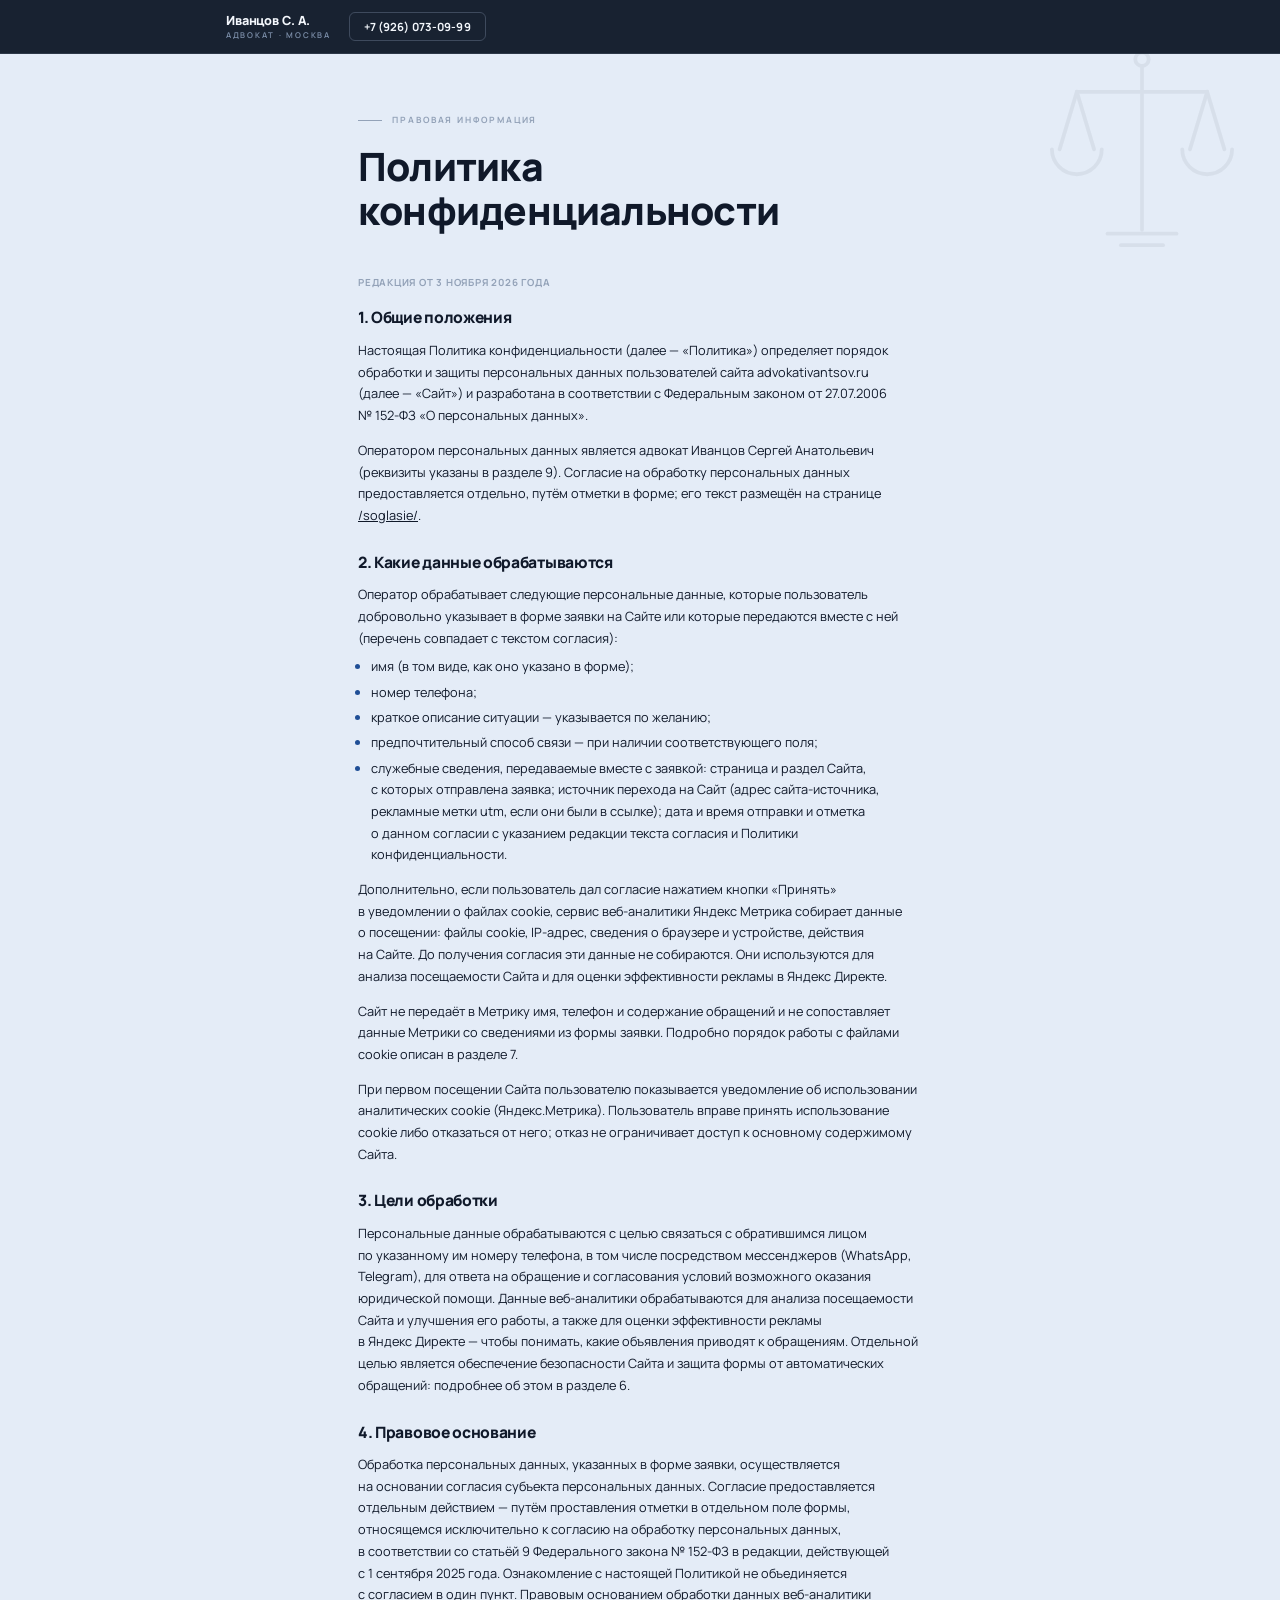
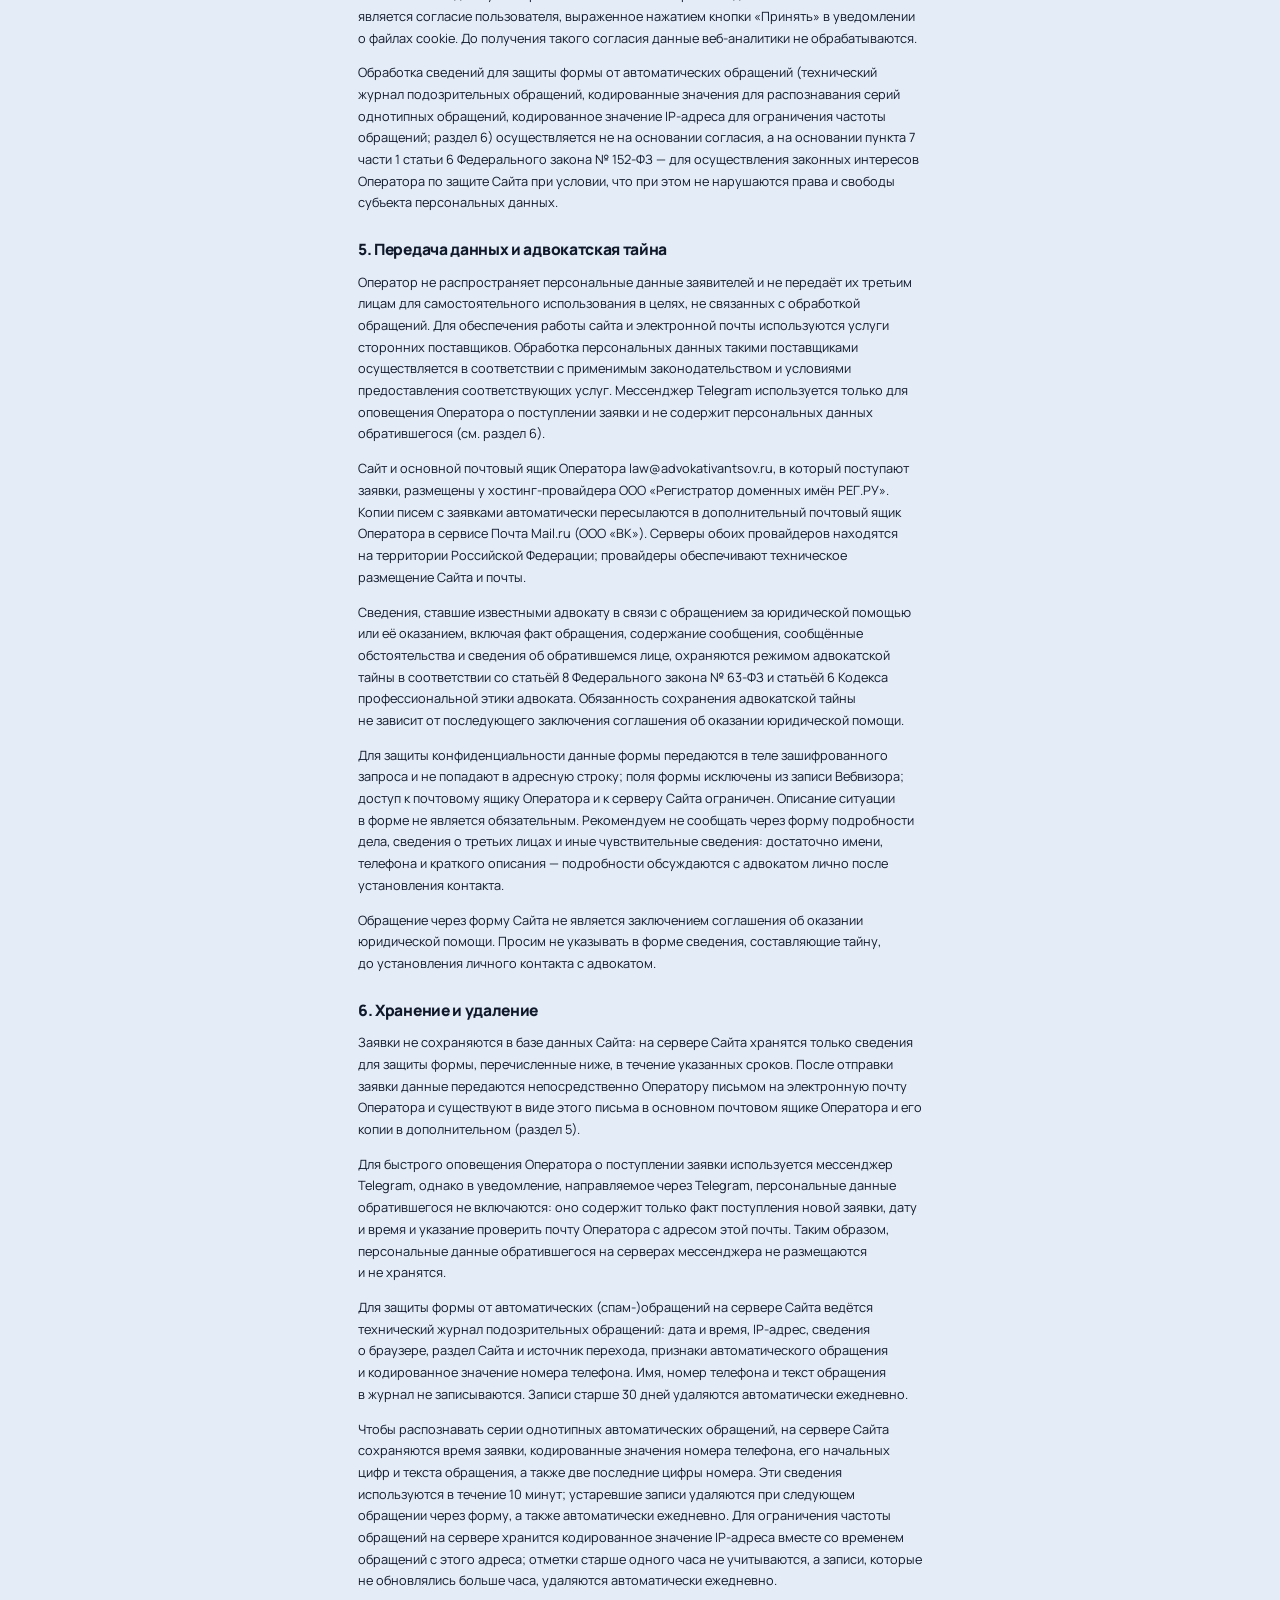
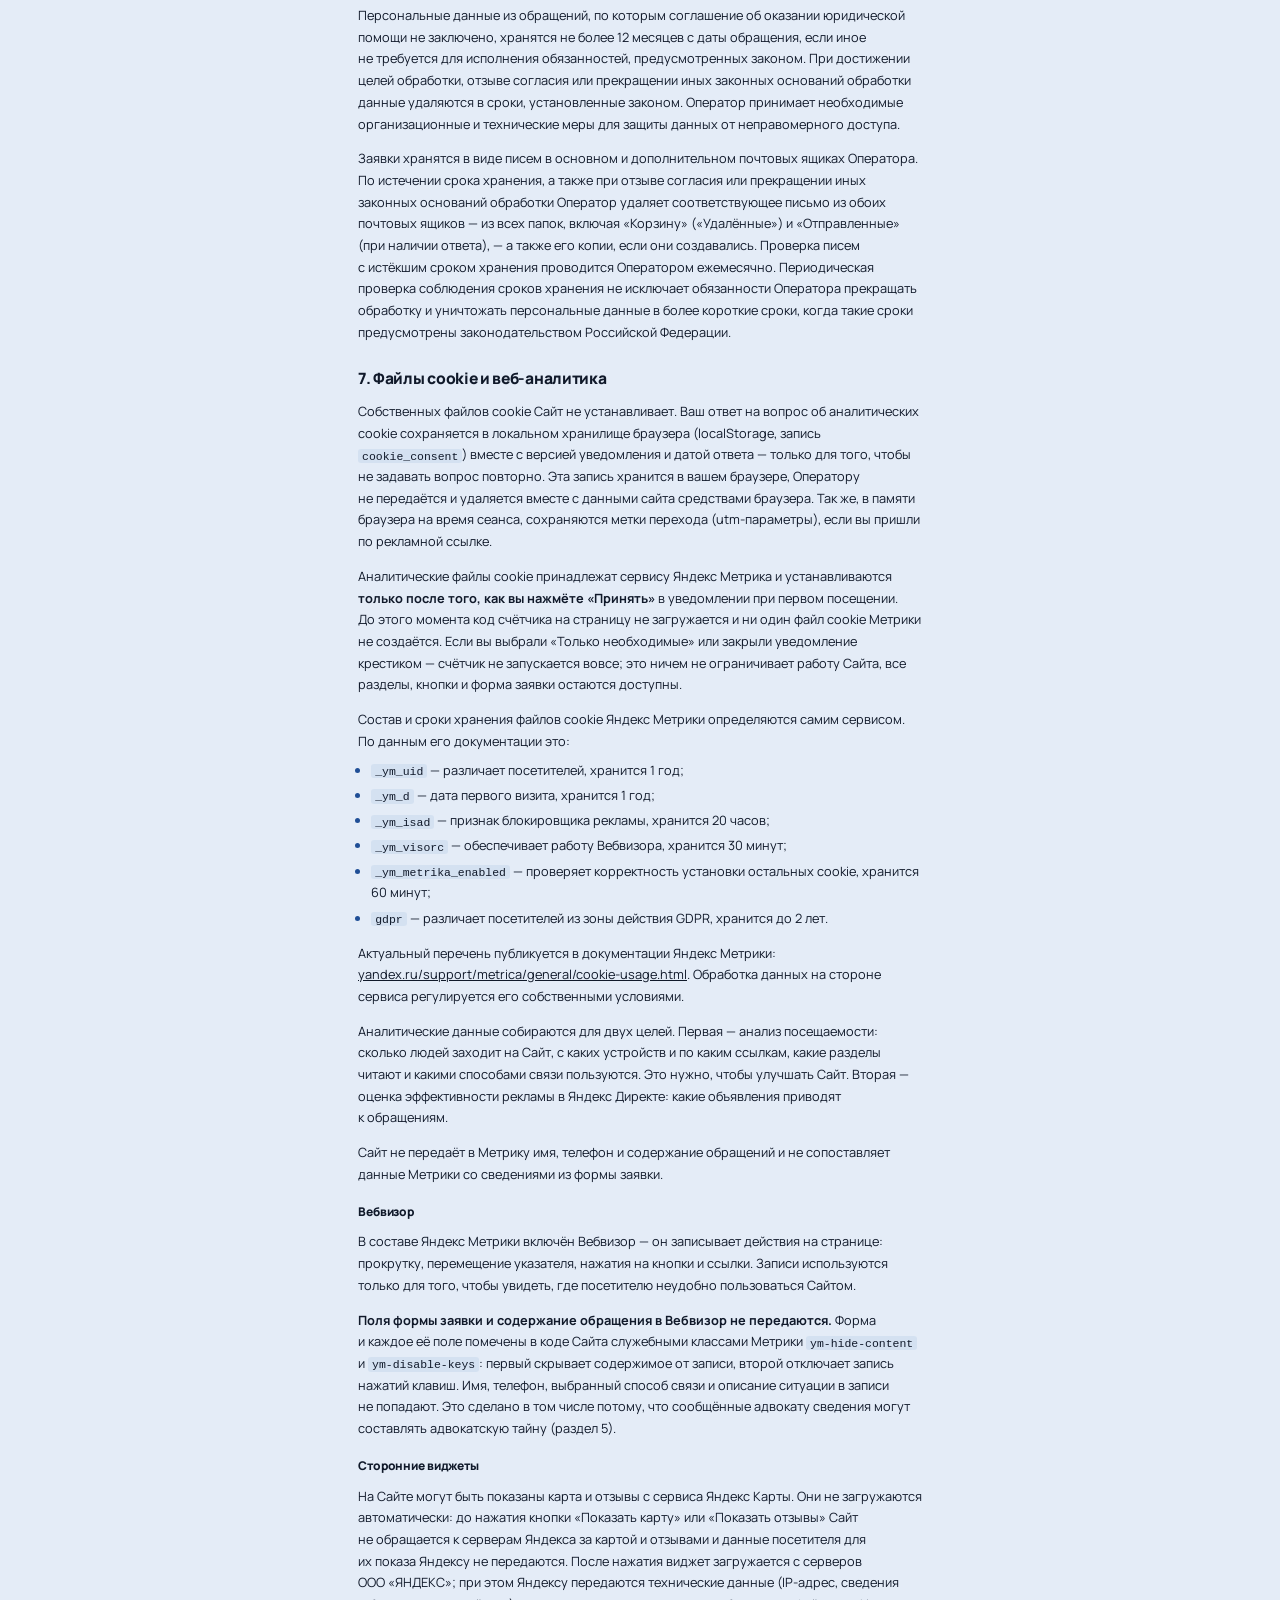
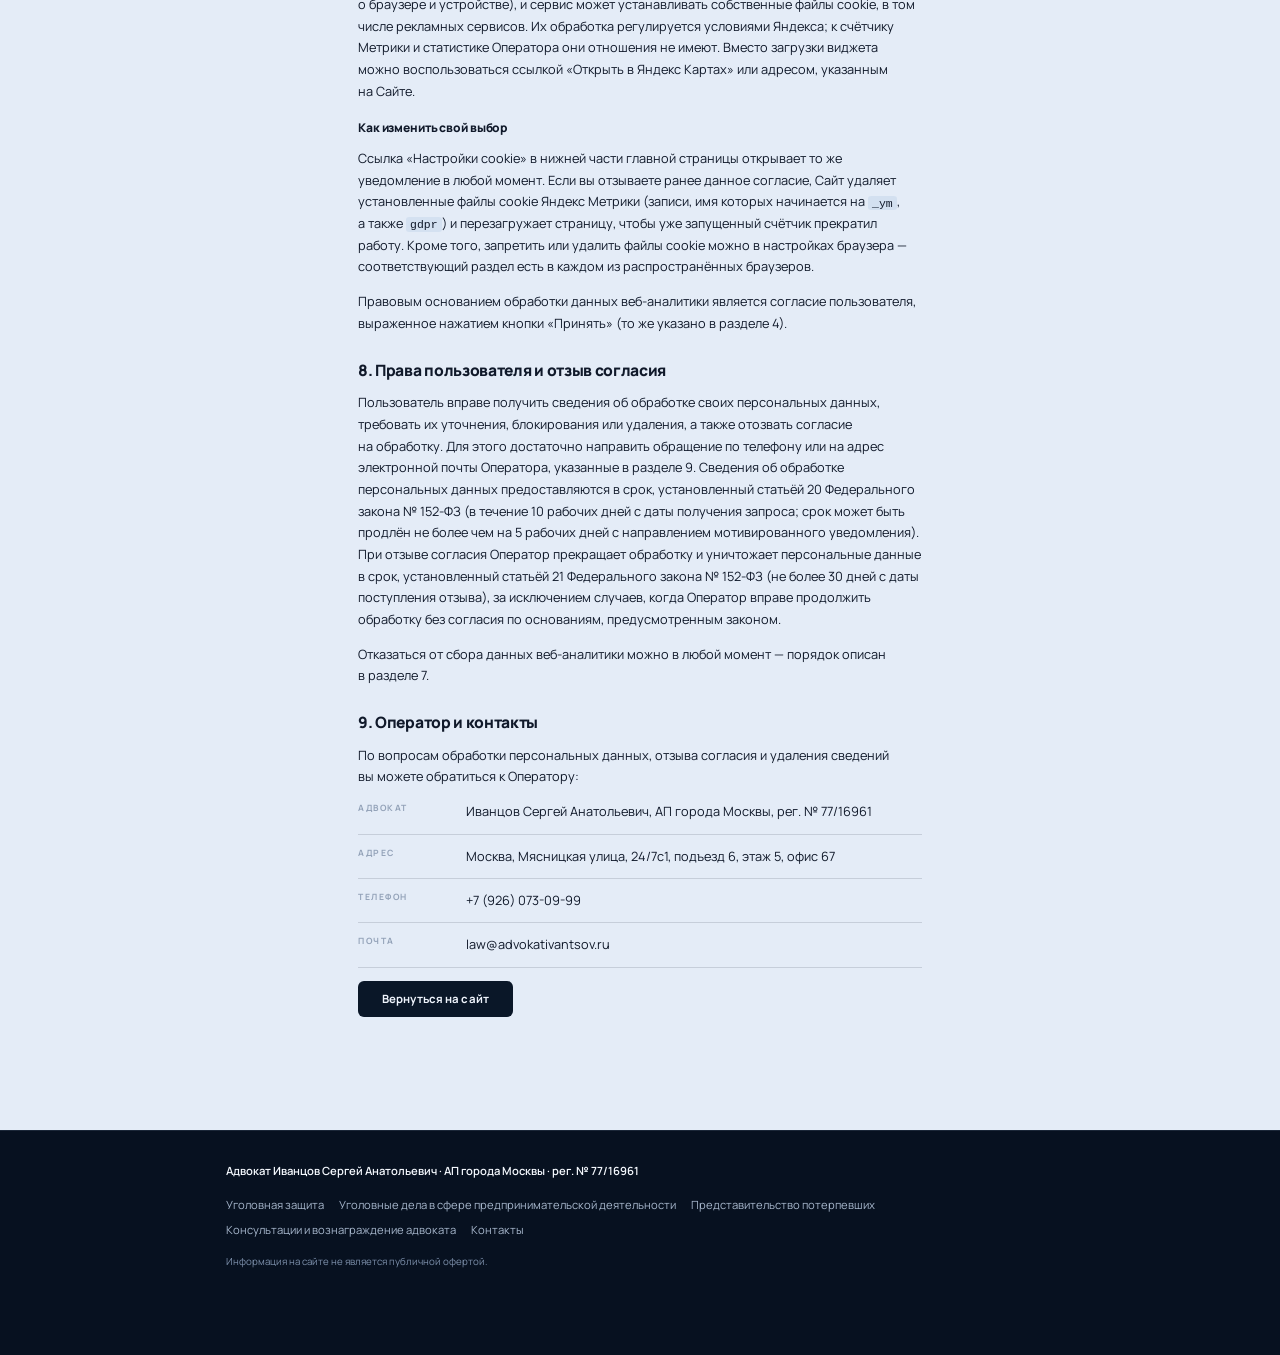
<file: policy/index.html>
<!DOCTYPE html>
<html lang="ru">
<head>
  <meta charset="UTF-8">
  <meta name="robots" content="noindex, nofollow">
  <meta name="viewport" content="width=device-width, initial-scale=1, viewport-fit=cover">
  <meta name="format-detection" content="telephone=no">

  <title>Политика конфиденциальности — Адвокат Иванцов Сергей Анатольевич</title>
  <meta name="description" content="Политика конфиденциальности и обработки персональных данных сайта advokativantsov.ru.">

  <link rel="canonical" href="https://advokativantsov.ru/policy/">

  <!-- Превью ссылки. Страница служебная, но ссылку на политику
       присылают в переписке, и без этих строк мессенджер показал бы
       вместо заголовка голый адрес. Картинка та же, что у главной. -->
  <meta property="og:type" content="website">
  <meta property="og:url" content="https://advokativantsov.ru/policy/">
  <meta property="og:locale" content="ru_RU">
  <meta property="og:site_name" content="Адвокат Иванцов Сергей Анатольевич">
  <meta property="og:title" content="Политика конфиденциальности — Адвокат Иванцов Сергей Анатольевич">
  <meta property="og:description" content="Как сайт advokativantsov.ru обрабатывает персональные данные и использует cookie.">
  <meta property="og:image" content="https://advokativantsov.ru/assets/img/og-cover.jpg">
  <meta property="og:image:secure_url" content="https://advokativantsov.ru/assets/img/og-cover.jpg">
  <meta property="og:image:type" content="image/jpeg">
  <meta property="og:image:width" content="1610">
  <meta property="og:image:height" content="977">
  <meta property="og:image:alt" content="Адвокат по уголовным делам Иванцов Сергей Анатольевич, Москва">

  <meta name="twitter:card" content="summary_large_image">
  <meta name="twitter:title" content="Политика конфиденциальности — Адвокат Иванцов Сергей Анатольевич">
  <meta name="twitter:description" content="Как сайт advokativantsov.ru обрабатывает персональные данные и использует cookie.">
  <meta name="twitter:image" content="https://advokativantsov.ru/assets/img/og-cover.jpg">
  <meta name="twitter:image:alt" content="Адвокат по уголовным делам Иванцов Сергей Анатольевич, Москва">

  <!-- Служебная страница: в поиске не нужна, но по ссылке доступна.
       Ссылки со страницы поисковые роботы не обходят. -->

  <link rel="icon" href="../favicon.ico" sizes="32x32">
  <link rel="icon" type="image/svg+xml" href="../assets/img/favicon.svg">
  <link rel="preload" href="../assets/fonts/manrope-cyrillic.woff2" as="font" type="font/woff2" crossorigin>
  <link rel="stylesheet" href="../css/style.min.css?v=74">
</head>

<body>

<header class="header is-scrolled" id="header">
  <div class="container header__inner">
    <a class="header__brand" href="/ivantsov-preview/">
      <span class="header__brand-name">Иванцов С.&nbsp;А.</span>
      <span class="header__brand-role">адвокат · Москва</span>
    </a>
    <a class="btn btn--ghost header__phone" href="tel:+79260730999">+7 (926) 073-09-99</a>
  </div>
</header>

<main>
  <section class="section theme-light">
    <div class="container container--narrow">
      <p class="sheet-label">правовая информация</p>
      <h1 class="section__title">Политика конфиденциальности</h1>

      <div class="legal">
        <p class="legal__updated">Редакция от&nbsp;3&nbsp;ноября 2026&nbsp;года</p>

        <h2>1. Общие положения</h2>
        <p>Настоящая Политика конфиденциальности (далее&nbsp;— «Политика») определяет порядок обработки и&nbsp;защиты персональных данных пользователей сайта advokativantsov.ru (далее&nbsp;— «Сайт») и&nbsp;разработана в&nbsp;соответствии с&nbsp;Федеральным законом от&nbsp;27.07.2006 №&nbsp;152-ФЗ «О&nbsp;персональных данных».</p>
        <p>Оператором персональных данных является адвокат Иванцов Сергей Анатольевич (реквизиты указаны в&nbsp;разделе&nbsp;9). Согласие на&nbsp;обработку персональных данных предоставляется отдельно, путём отметки в&nbsp;форме; его текст размещён на&nbsp;странице <a href="/ivantsov-preview/soglasie/">/soglasie/</a>.</p>

        <h2>2. Какие данные обрабатываются</h2>
        <p>Оператор обрабатывает следующие персональные данные, которые пользователь добровольно указывает в&nbsp;форме заявки на&nbsp;Сайте или которые передаются вместе с&nbsp;ней (перечень совпадает с&nbsp;текстом согласия):</p>
        <ul class="legal__list">
          <li>имя (в&nbsp;том виде, как оно указано в&nbsp;форме);</li>
          <li>номер телефона;</li>
          <li>краткое описание ситуации&nbsp;— указывается по&nbsp;желанию;</li>
          <li>предпочтительный способ связи&nbsp;— при наличии соответствующего поля;</li>
          <li>служебные сведения, передаваемые вместе с&nbsp;заявкой: страница и&nbsp;раздел Сайта, с&nbsp;которых отправлена заявка; источник перехода на&nbsp;Сайт (адрес сайта-источника, рекламные метки utm, если они были в&nbsp;ссылке); дата и&nbsp;время отправки и&nbsp;отметка о&nbsp;данном согласии с&nbsp;указанием редакции текста согласия и&nbsp;Политики конфиденциальности.</li>
        </ul>
        <p>Дополнительно, если пользователь дал согласие нажатием кнопки «Принять» в&nbsp;уведомлении о&nbsp;файлах cookie, сервис веб-аналитики Яндекс&nbsp;Метрика собирает данные о&nbsp;посещении: файлы cookie, IP-адрес, сведения о&nbsp;браузере и&nbsp;устройстве, действия на&nbsp;Сайте. До&nbsp;получения согласия эти данные не&nbsp;собираются. Они используются для анализа посещаемости Сайта и&nbsp;для оценки эффективности рекламы в&nbsp;Яндекс&nbsp;Директе.</p>
        <p>Сайт не&nbsp;передаёт в&nbsp;Метрику имя, телефон и&nbsp;содержание обращений и&nbsp;не&nbsp;сопоставляет данные Метрики со&nbsp;сведениями из&nbsp;формы заявки. Подробно порядок работы с&nbsp;файлами cookie описан в&nbsp;разделе&nbsp;7.</p>
        <p>При первом посещении Сайта пользователю показывается уведомление об&nbsp;использовании аналитических cookie (Яндекс.Метрика). Пользователь вправе принять использование cookie либо отказаться от&nbsp;него; отказ не&nbsp;ограничивает доступ к&nbsp;основному содержимому Сайта.</p>

        <h2>3. Цели обработки</h2>
        <p>Персональные данные обрабатываются с&nbsp;целью связаться с&nbsp;обратившимся лицом по&nbsp;указанному им&nbsp;номеру телефона, в&nbsp;том числе посредством мессенджеров (WhatsApp, Telegram), для ответа на&nbsp;обращение и&nbsp;согласования условий возможного оказания юридической помощи. Данные веб-аналитики обрабатываются для анализа посещаемости Сайта и&nbsp;улучшения его работы, а&nbsp;также для оценки эффективности рекламы в&nbsp;Яндекс&nbsp;Директе&nbsp;— чтобы понимать, какие объявления приводят к&nbsp;обращениям. Отдельной целью является обеспечение безопасности Сайта и&nbsp;защита формы от&nbsp;автоматических обращений: подробнее об&nbsp;этом в&nbsp;разделе&nbsp;6.</p>

        <h2>4. Правовое основание</h2>
        <p>Обработка персональных данных, указанных в&nbsp;форме заявки, осуществляется на&nbsp;основании согласия субъекта персональных данных. Согласие предоставляется отдельным действием&nbsp;— путём проставления отметки в&nbsp;отдельном поле формы, относящемся исключительно к&nbsp;согласию на&nbsp;обработку персональных данных, в&nbsp;соответствии со&nbsp;статьёй&nbsp;9 Федерального закона №&nbsp;152-ФЗ в&nbsp;редакции, действующей с&nbsp;1&nbsp;сентября 2025&nbsp;года. Ознакомление с&nbsp;настоящей Политикой не&nbsp;объединяется с&nbsp;согласием в&nbsp;один пункт. Правовым основанием обработки данных веб-аналитики является согласие пользователя, выраженное нажатием кнопки «Принять» в&nbsp;уведомлении о&nbsp;файлах cookie. До&nbsp;получения такого согласия данные веб-аналитики не&nbsp;обрабатываются.</p>
        <p>Обработка сведений для защиты формы от&nbsp;автоматических обращений (технический журнал подозрительных обращений, кодированные значения для распознавания серий однотипных обращений, кодированное значение IP-адреса для ограничения частоты обращений; раздел&nbsp;6) осуществляется не&nbsp;на&nbsp;основании согласия, а&nbsp;на&nbsp;основании пункта&nbsp;7 части&nbsp;1 статьи&nbsp;6 Федерального закона №&nbsp;152-ФЗ&nbsp;— для осуществления законных интересов Оператора по&nbsp;защите Сайта при условии, что при этом не&nbsp;нарушаются права и&nbsp;свободы субъекта персональных данных.</p>

        <h2>5. Передача данных и&nbsp;адвокатская тайна</h2>
        <p>Оператор не&nbsp;распространяет персональные данные заявителей и&nbsp;не&nbsp;передаёт их&nbsp;третьим лицам для самостоятельного использования в&nbsp;целях, не&nbsp;связанных с&nbsp;обработкой обращений. Для обеспечения работы сайта и&nbsp;электронной почты используются услуги сторонних поставщиков. Обработка персональных данных такими поставщиками осуществляется в&nbsp;соответствии с&nbsp;применимым законодательством и&nbsp;условиями предоставления соответствующих услуг. Мессенджер Telegram используется только для оповещения Оператора о&nbsp;поступлении заявки и&nbsp;не&nbsp;содержит персональных данных обратившегося (см.&nbsp;раздел&nbsp;6).</p>
        <p>Сайт и&nbsp;основной почтовый ящик Оператора law@advokativantsov.ru, в&nbsp;который поступают заявки, размещены у&nbsp;хостинг-провайдера ООО&nbsp;«Регистратор доменных имён РЕГ.РУ». Копии писем с&nbsp;заявками автоматически пересылаются в&nbsp;дополнительный почтовый ящик Оператора в&nbsp;сервисе Почта Mail.ru (ООО&nbsp;«ВК»). Серверы обоих провайдеров находятся на&nbsp;территории Российской Федерации; провайдеры обеспечивают техническое размещение Сайта и&nbsp;почты.</p>
        <p>Сведения, ставшие известными адвокату в&nbsp;связи с&nbsp;обращением за&nbsp;юридической помощью или её&nbsp;оказанием, включая факт обращения, содержание сообщения, сообщённые обстоятельства и&nbsp;сведения об&nbsp;обратившемся лице, охраняются режимом адвокатской тайны в&nbsp;соответствии со&nbsp;статьёй&nbsp;8 Федерального закона №&nbsp;63-ФЗ и&nbsp;статьёй&nbsp;6 Кодекса профессиональной этики адвоката. Обязанность сохранения адвокатской тайны не&nbsp;зависит от&nbsp;последующего заключения соглашения об&nbsp;оказании юридической помощи.</p>
        <p>Для защиты конфиденциальности данные формы передаются в&nbsp;теле зашифрованного запроса и&nbsp;не&nbsp;попадают в&nbsp;адресную строку; поля формы исключены из&nbsp;записи Вебвизора; доступ к&nbsp;почтовому ящику Оператора и&nbsp;к&nbsp;серверу Сайта ограничен. Описание ситуации в&nbsp;форме не&nbsp;является обязательным. Рекомендуем не&nbsp;сообщать через форму подробности дела, сведения о&nbsp;третьих лицах и&nbsp;иные чувствительные сведения: достаточно имени, телефона и&nbsp;краткого описания&nbsp;— подробности обсуждаются с&nbsp;адвокатом лично после установления контакта.</p>
        <p>Обращение через форму Сайта не&nbsp;является заключением соглашения об&nbsp;оказании юридической помощи. Просим не&nbsp;указывать в&nbsp;форме сведения, составляющие тайну, до&nbsp;установления личного контакта с&nbsp;адвокатом.</p>

        <h2>6. Хранение и&nbsp;удаление</h2>
        <p>Заявки не&nbsp;сохраняются в&nbsp;базе данных Сайта: на&nbsp;сервере Сайта хранятся только сведения для защиты формы, перечисленные ниже, в&nbsp;течение указанных сроков. После отправки заявки данные передаются непосредственно Оператору письмом на&nbsp;электронную почту Оператора и&nbsp;существуют в&nbsp;виде этого письма в&nbsp;основном почтовом ящике Оператора и&nbsp;его копии в&nbsp;дополнительном (раздел&nbsp;5).</p>
        <p>Для быстрого оповещения Оператора о&nbsp;поступлении заявки используется мессенджер Telegram, однако в&nbsp;уведомление, направляемое через Telegram, персональные данные обратившегося не&nbsp;включаются: оно содержит только факт поступления новой заявки, дату и&nbsp;время и&nbsp;указание проверить почту Оператора с&nbsp;адресом этой почты. Таким образом, персональные данные обратившегося на&nbsp;серверах мессенджера не&nbsp;размещаются и&nbsp;не&nbsp;хранятся.</p>
        <p>Для защиты формы от&nbsp;автоматических (спам-)обращений на&nbsp;сервере Сайта ведётся технический журнал подозрительных обращений: дата и&nbsp;время, IP-адрес, сведения о&nbsp;браузере, раздел Сайта и&nbsp;источник перехода, признаки автоматического обращения и&nbsp;кодированное значение номера телефона. Имя, номер телефона и&nbsp;текст обращения в&nbsp;журнал не&nbsp;записываются. Записи старше 30&nbsp;дней удаляются автоматически ежедневно.</p>
        <p>Чтобы распознавать серии однотипных автоматических обращений, на&nbsp;сервере Сайта сохраняются время заявки, кодированные значения номера телефона, его начальных цифр и&nbsp;текста обращения, а&nbsp;также две последние цифры номера. Эти сведения используются в&nbsp;течение 10&nbsp;минут; устаревшие записи удаляются при следующем обращении через форму, а&nbsp;также автоматически ежедневно. Для ограничения частоты обращений на&nbsp;сервере хранится кодированное значение IP-адреса вместе со&nbsp;временем обращений с&nbsp;этого адреса; отметки старше одного часа не&nbsp;учитываются, а&nbsp;записи, которые не&nbsp;обновлялись больше часа, удаляются автоматически ежедневно.</p>

        <p>Персональные данные из&nbsp;обращений, по&nbsp;которым соглашение об&nbsp;оказании юридической помощи не&nbsp;заключено, хранятся не&nbsp;более 12&nbsp;месяцев с&nbsp;даты обращения, если иное не&nbsp;требуется для исполнения обязанностей, предусмотренных законом. При достижении целей обработки, отзыве согласия или прекращении иных законных оснований обработки данные удаляются в&nbsp;сроки, установленные законом. Оператор принимает необходимые организационные и&nbsp;технические меры для защиты данных от&nbsp;неправомерного доступа.</p>
        <p>Заявки хранятся в&nbsp;виде писем в&nbsp;основном и&nbsp;дополнительном почтовых ящиках Оператора. По&nbsp;истечении срока хранения, а&nbsp;также при отзыве согласия или прекращении иных законных оснований обработки Оператор удаляет соответствующее письмо из&nbsp;обоих почтовых ящиков&nbsp;— из&nbsp;всех папок, включая «Корзину» («Удалённые») и&nbsp;«Отправленные» (при наличии ответа),&nbsp;— а&nbsp;также его копии, если они создавались. Проверка писем с&nbsp;истёкшим сроком хранения проводится Оператором ежемесячно. Периодическая проверка соблюдения сроков хранения не&nbsp;исключает обязанности Оператора прекращать обработку и&nbsp;уничтожать персональные данные в&nbsp;более короткие сроки, когда такие сроки предусмотрены законодательством Российской Федерации.</p>

        <h2 id="cookie">7. Файлы cookie и&nbsp;веб-аналитика</h2>
        <p>Собственных файлов cookie Сайт не&nbsp;устанавливает. Ваш ответ на&nbsp;вопрос об&nbsp;аналитических cookie сохраняется в&nbsp;локальном хранилище браузера (localStorage, запись <code>cookie_consent</code>) вместе с&nbsp;версией уведомления и&nbsp;датой ответа&nbsp;— только для того, чтобы не&nbsp;задавать вопрос повторно. Эта запись хранится в&nbsp;вашем браузере, Оператору не&nbsp;передаётся и&nbsp;удаляется вместе с&nbsp;данными сайта средствами браузера. Так&nbsp;же, в&nbsp;памяти браузера на&nbsp;время сеанса, сохраняются метки перехода (utm-параметры), если вы&nbsp;пришли по&nbsp;рекламной ссылке.</p>

        <p>Аналитические файлы cookie принадлежат сервису Яндекс&nbsp;Метрика и&nbsp;устанавливаются <strong>только после того, как вы&nbsp;нажмёте «Принять»</strong> в&nbsp;уведомлении при первом посещении. До&nbsp;этого момента код счётчика на&nbsp;страницу не&nbsp;загружается и&nbsp;ни&nbsp;один файл cookie Метрики не&nbsp;создаётся. Если вы&nbsp;выбрали «Только необходимые» или закрыли уведомление крестиком&nbsp;— счётчик не&nbsp;запускается вовсе; это ничем не&nbsp;ограничивает работу Сайта, все разделы, кнопки и&nbsp;форма заявки остаются доступны.</p>

        <p>Состав и&nbsp;сроки хранения файлов cookie Яндекс&nbsp;Метрики определяются самим сервисом. По&nbsp;данным его документации это:</p>
        <ul class="legal__list">
          <li><code>_ym_uid</code>&nbsp;— различает посетителей, хранится 1&nbsp;год;</li>
          <li><code>_ym_d</code>&nbsp;— дата первого визита, хранится 1&nbsp;год;</li>
          <li><code>_ym_isad</code>&nbsp;— признак блокировщика рекламы, хранится 20&nbsp;часов;</li>
          <li><code>_ym_visorc</code>&nbsp;— обеспечивает работу Вебвизора, хранится 30&nbsp;минут;</li>
          <li><code>_ym_metrika_enabled</code>&nbsp;— проверяет корректность установки остальных cookie, хранится 60&nbsp;минут;</li>
          <li><code>gdpr</code>&nbsp;— различает посетителей из&nbsp;зоны действия GDPR, хранится до&nbsp;2&nbsp;лет.</li>
        </ul>
        <p>Актуальный перечень публикуется в&nbsp;документации Яндекс&nbsp;Метрики: <a href="https://yandex.ru/support/metrica/general/cookie-usage.html" target="_blank" rel="noopener">yandex.ru/support/metrica/general/cookie-usage.html</a>. Обработка данных на&nbsp;стороне сервиса регулируется его собственными условиями.</p>

        <p>Аналитические данные собираются для двух целей. Первая&nbsp;— анализ посещаемости: сколько людей заходит на&nbsp;Сайт, с&nbsp;каких устройств и&nbsp;по&nbsp;каким ссылкам, какие разделы читают и&nbsp;какими способами связи пользуются. Это нужно, чтобы улучшать Сайт. Вторая&nbsp;— оценка эффективности рекламы в&nbsp;Яндекс&nbsp;Директе: какие объявления приводят к&nbsp;обращениям.</p>

        <p>Сайт не&nbsp;передаёт в&nbsp;Метрику имя, телефон и&nbsp;содержание обращений и&nbsp;не&nbsp;сопоставляет данные Метрики со&nbsp;сведениями из&nbsp;формы заявки.</p>

        <h3>Вебвизор</h3>
        <p>В&nbsp;составе Яндекс&nbsp;Метрики включён Вебвизор&nbsp;— он&nbsp;записывает действия на&nbsp;странице: прокрутку, перемещение указателя, нажатия на&nbsp;кнопки и&nbsp;ссылки. Записи используются только для того, чтобы увидеть, где посетителю неудобно пользоваться Сайтом.</p>
        <p><strong>Поля формы заявки и&nbsp;содержание обращения в&nbsp;Вебвизор не&nbsp;передаются.</strong> Форма и&nbsp;каждое её&nbsp;поле помечены в&nbsp;коде Сайта служебными классами Метрики <code>ym-hide-content</code> и&nbsp;<code>ym-disable-keys</code>: первый скрывает содержимое от&nbsp;записи, второй отключает запись нажатий клавиш. Имя, телефон, выбранный способ связи и&nbsp;описание ситуации в&nbsp;записи не&nbsp;попадают. Это сделано в&nbsp;том числе потому, что сообщённые адвокату сведения могут составлять адвокатскую тайну (раздел&nbsp;5).</p>

        <h3>Сторонние виджеты</h3>
        <p>На&nbsp;Сайте могут быть показаны карта и&nbsp;отзывы с&nbsp;сервиса Яндекс&nbsp;Карты. Они не&nbsp;загружаются автоматически: до&nbsp;нажатия кнопки «Показать карту» или «Показать отзывы» Сайт не&nbsp;обращается к&nbsp;серверам Яндекса за&nbsp;картой и&nbsp;отзывами и&nbsp;данные посетителя для их&nbsp;показа Яндексу не&nbsp;передаются. После нажатия виджет загружается с&nbsp;серверов ООО&nbsp;«ЯНДЕКС»; при этом Яндексу передаются технические данные (IP-адрес, сведения о&nbsp;браузере и&nbsp;устройстве), и&nbsp;сервис может устанавливать собственные файлы cookie, в&nbsp;том числе рекламных сервисов. Их&nbsp;обработка регулируется условиями Яндекса; к&nbsp;счётчику Метрики и&nbsp;статистике Оператора они отношения не&nbsp;имеют. Вместо загрузки виджета можно воспользоваться ссылкой «Открыть в&nbsp;Яндекс Картах» или адресом, указанным на&nbsp;Сайте.</p>

        <h3>Как изменить свой выбор</h3>
        <p>Ссылка «Настройки cookie» в&nbsp;нижней части главной страницы открывает то&nbsp;же уведомление в&nbsp;любой момент. Если вы&nbsp;отзываете ранее данное согласие, Сайт удаляет установленные файлы cookie Яндекс&nbsp;Метрики (записи, имя которых начинается на&nbsp;<code>_ym</code>, а&nbsp;также <code>gdpr</code>) и&nbsp;перезагружает страницу, чтобы уже запущенный счётчик прекратил работу. Кроме того, запретить или удалить файлы cookie можно в&nbsp;настройках браузера&nbsp;— соответствующий раздел есть в&nbsp;каждом из&nbsp;распространённых браузеров.</p>

        <p>Правовым основанием обработки данных веб-аналитики является согласие пользователя, выраженное нажатием кнопки «Принять» (то&nbsp;же указано в&nbsp;разделе&nbsp;4).</p>

        <h2>8. Права пользователя и&nbsp;отзыв согласия</h2>
        <p>Пользователь вправе получить сведения об&nbsp;обработке своих персональных данных, требовать их&nbsp;уточнения, блокирования или удаления, а&nbsp;также отозвать согласие на&nbsp;обработку. Для этого достаточно направить обращение по&nbsp;телефону или на&nbsp;адрес электронной почты Оператора, указанные в&nbsp;разделе&nbsp;9. Сведения об&nbsp;обработке персональных данных предоставляются в&nbsp;срок, установленный статьёй&nbsp;20 Федерального закона №&nbsp;152-ФЗ (в&nbsp;течение 10&nbsp;рабочих дней с&nbsp;даты получения запроса; срок может быть продлён не&nbsp;более чем на&nbsp;5&nbsp;рабочих дней с&nbsp;направлением мотивированного уведомления). При отзыве согласия Оператор прекращает обработку и&nbsp;уничтожает персональные данные в&nbsp;срок, установленный статьёй&nbsp;21 Федерального закона №&nbsp;152-ФЗ (не&nbsp;более 30&nbsp;дней с&nbsp;даты поступления отзыва), за&nbsp;исключением случаев, когда Оператор вправе продолжить обработку без согласия по&nbsp;основаниям, предусмотренным законом.</p>
        <p>Отказаться от&nbsp;сбора данных веб-аналитики можно в&nbsp;любой момент&nbsp;— порядок описан в&nbsp;разделе&nbsp;7.</p>

        <h2>9. Оператор и&nbsp;контакты</h2>
        <p>По&nbsp;вопросам обработки персональных данных, отзыва согласия и&nbsp;удаления сведений вы&nbsp;можете обратиться к&nbsp;Оператору:</p>

        <dl class="legal__contacts">
          <div class="legal__row">
            <dt>Адвокат</dt>
            <dd>Иванцов Сергей Анатольевич, АП города Москвы, рег. №&nbsp;77/16961</dd>
          </div>
          <div class="legal__row">
            <dt>Адрес</dt>
            <dd>Москва, Мясницкая улица, 24/7с1, подъезд&nbsp;6, этаж&nbsp;5, офис&nbsp;67</dd>
          </div>
          <div class="legal__row">
            <dt>Телефон</dt>
            <dd><a class="contacts__link" href="tel:+79260730999">+7 (926) 073-09-99</a></dd>
          </div>
          <div class="legal__row">
            <dt>Почта</dt>
            <dd><a class="contacts__link" href="mailto:law@advokativantsov.ru">law@advokativantsov.ru</a></dd>
          </div>
        </dl>

        <p><a class="btn btn--primary" href="/ivantsov-preview/">Вернуться на сайт</a></p>
      </div>
    </div>
  </section>
</main>

<footer class="footer">
  <div class="container footer__inner">
    <p class="footer__name">Адвокат Иванцов Сергей Анатольевич · АП города Москвы · рег. № 77/16961</p>
    <nav class="footer__nav" aria-label="Разделы сайта">
      <a href="/ivantsov-preview/#criminal">Уголовная защита</a>
      <a href="/ivantsov-preview/#business">Уголовные дела в сфере предпринимательской деятельности</a>
      <a href="/ivantsov-preview/#victim">Представительство потерпевших</a>
      <a href="/ivantsov-preview/#consultation">Консультации и вознаграждение адвоката</a>
      <a href="/ivantsov-preview/#contacts">Контакты</a>
    </nav>
    <p class="footer__note">Информация на сайте не является публичной офертой.</p>
  </div>
</footer>

</body>
</html>
</file>
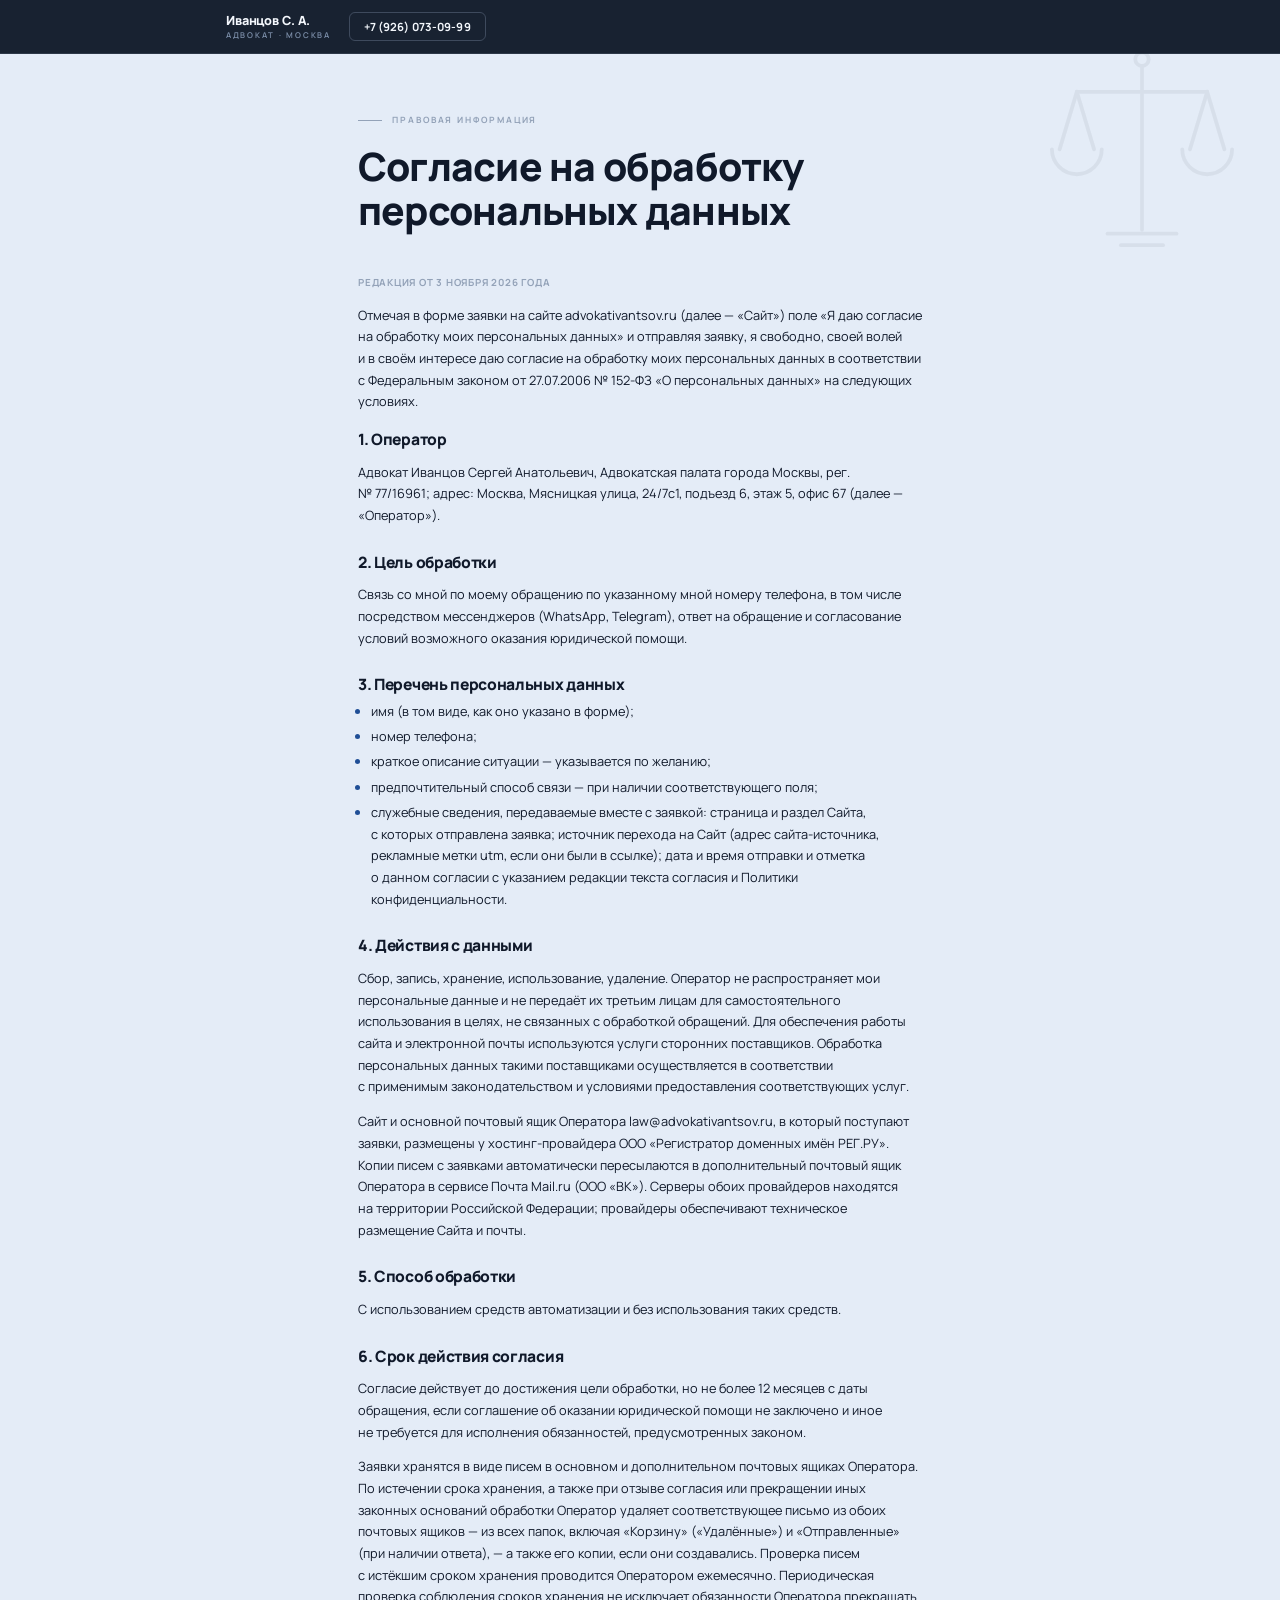
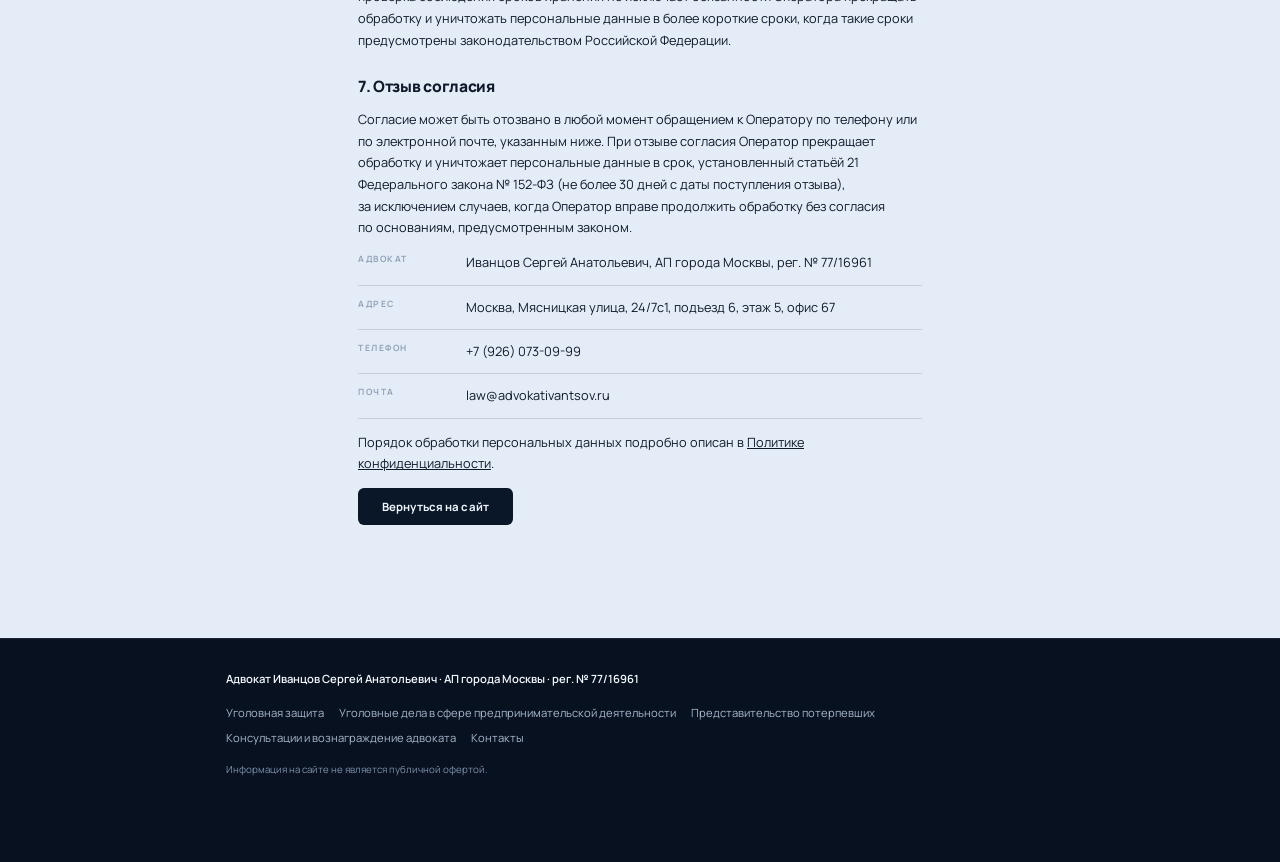
<file: soglasie/index.html>
<!DOCTYPE html>
<html lang="ru">
<head>
  <meta charset="UTF-8">
  <meta name="robots" content="noindex, nofollow">
  <meta name="viewport" content="width=device-width, initial-scale=1, viewport-fit=cover">
  <meta name="format-detection" content="telephone=no">

  <title>Согласие на обработку персональных данных — Адвокат Иванцов Сергей Анатольевич</title>
  <meta name="description" content="Текст согласия на обработку персональных данных, которое даётся в форме заявки на сайте advokativantsov.ru.">

  <link rel="canonical" href="https://advokativantsov.ru/soglasie/">

  <!-- Превью ссылки — как у политики: страница служебная, но ссылку
       на неё могут прислать в переписке. Картинка та же, что у главной. -->
  <meta property="og:type" content="website">
  <meta property="og:url" content="https://advokativantsov.ru/soglasie/">
  <meta property="og:locale" content="ru_RU">
  <meta property="og:site_name" content="Адвокат Иванцов Сергей Анатольевич">
  <meta property="og:title" content="Согласие на обработку персональных данных — Адвокат Иванцов Сергей Анатольевич">
  <meta property="og:description" content="Текст согласия на обработку персональных данных для формы заявки на сайте advokativantsov.ru.">
  <meta property="og:image" content="https://advokativantsov.ru/assets/img/og-cover.jpg">
  <meta property="og:image:secure_url" content="https://advokativantsov.ru/assets/img/og-cover.jpg">
  <meta property="og:image:type" content="image/jpeg">
  <meta property="og:image:width" content="1610">
  <meta property="og:image:height" content="977">
  <meta property="og:image:alt" content="Адвокат по уголовным делам Иванцов Сергей Анатольевич, Москва">

  <meta name="twitter:card" content="summary_large_image">
  <meta name="twitter:title" content="Согласие на обработку персональных данных — Адвокат Иванцов Сергей Анатольевич">
  <meta name="twitter:description" content="Текст согласия на обработку персональных данных для формы заявки на сайте advokativantsov.ru.">
  <meta name="twitter:image" content="https://advokativantsov.ru/assets/img/og-cover.jpg">
  <meta name="twitter:image:alt" content="Адвокат по уголовным делам Иванцов Сергей Анатольевич, Москва">

  <!-- Служебная страница, как политика: в поиске не нужна, по ссылке
       доступна. В sitemap.xml её нет — политики там тоже нет.
       Текст согласован с политикой: дата редакции та же, что
       в policy/index.html и $consentEdition в lead.php. -->

  <link rel="icon" href="../favicon.ico" sizes="32x32">
  <link rel="icon" type="image/svg+xml" href="../assets/img/favicon.svg">
  <link rel="preload" href="../assets/fonts/manrope-cyrillic.woff2" as="font" type="font/woff2" crossorigin>
  <link rel="stylesheet" href="../css/style.min.css?v=74">
</head>

<body>

<header class="header is-scrolled" id="header">
  <div class="container header__inner">
    <a class="header__brand" href="/ivantsov-preview/">
      <span class="header__brand-name">Иванцов С.&nbsp;А.</span>
      <span class="header__brand-role">адвокат · Москва</span>
    </a>
    <a class="btn btn--ghost header__phone" href="tel:+79260730999">+7 (926) 073-09-99</a>
  </div>
</header>

<main>
  <section class="section theme-light">
    <div class="container container--narrow">
      <p class="sheet-label">правовая информация</p>
      <h1 class="section__title">Согласие на&nbsp;обработку персональных данных</h1>

      <div class="legal">
        <p class="legal__updated">Редакция от&nbsp;3&nbsp;ноября 2026&nbsp;года</p>

        <p>Отмечая в&nbsp;форме заявки на&nbsp;сайте advokativantsov.ru (далее&nbsp;— «Сайт») поле «Я&nbsp;даю согласие на&nbsp;обработку моих персональных данных» и&nbsp;отправляя заявку, я&nbsp;свободно, своей волей и&nbsp;в&nbsp;своём интересе даю согласие на&nbsp;обработку моих персональных данных в&nbsp;соответствии с&nbsp;Федеральным законом от&nbsp;27.07.2006 №&nbsp;152-ФЗ «О&nbsp;персональных данных» на&nbsp;следующих условиях.</p>

        <h2>1. Оператор</h2>
        <p>Адвокат Иванцов Сергей Анатольевич, Адвокатская палата города Москвы, рег. №&nbsp;77/16961; адрес: Москва, Мясницкая улица, 24/7с1, подъезд&nbsp;6, этаж&nbsp;5, офис&nbsp;67 (далее&nbsp;— «Оператор»).</p>

        <h2>2. Цель обработки</h2>
        <p>Связь со&nbsp;мной по&nbsp;моему обращению по&nbsp;указанному мной номеру телефона, в&nbsp;том числе посредством мессенджеров (WhatsApp, Telegram), ответ на&nbsp;обращение и&nbsp;согласование условий возможного оказания юридической помощи.</p>

        <h2>3. Перечень персональных данных</h2>
        <ul class="legal__list">
          <li>имя (в&nbsp;том виде, как оно указано в&nbsp;форме);</li>
          <li>номер телефона;</li>
          <li>краткое описание ситуации&nbsp;— указывается по&nbsp;желанию;</li>
          <li>предпочтительный способ связи&nbsp;— при наличии соответствующего поля;</li>
          <li>служебные сведения, передаваемые вместе с&nbsp;заявкой: страница и&nbsp;раздел Сайта, с&nbsp;которых отправлена заявка; источник перехода на&nbsp;Сайт (адрес сайта-источника, рекламные метки utm, если они были в&nbsp;ссылке); дата и&nbsp;время отправки и&nbsp;отметка о&nbsp;данном согласии с&nbsp;указанием редакции текста согласия и&nbsp;Политики конфиденциальности.</li>
        </ul>

        <h2>4. Действия с&nbsp;данными</h2>
        <p>Сбор, запись, хранение, использование, удаление. Оператор не&nbsp;распространяет мои персональные данные и&nbsp;не&nbsp;передаёт их&nbsp;третьим лицам для самостоятельного использования в&nbsp;целях, не&nbsp;связанных с&nbsp;обработкой обращений. Для обеспечения работы сайта и&nbsp;электронной почты используются услуги сторонних поставщиков. Обработка персональных данных такими поставщиками осуществляется в&nbsp;соответствии с&nbsp;применимым законодательством и&nbsp;условиями предоставления соответствующих услуг.</p>
        <p>Сайт и&nbsp;основной почтовый ящик Оператора law@advokativantsov.ru, в&nbsp;который поступают заявки, размещены у&nbsp;хостинг-провайдера ООО&nbsp;«Регистратор доменных имён РЕГ.РУ». Копии писем с&nbsp;заявками автоматически пересылаются в&nbsp;дополнительный почтовый ящик Оператора в&nbsp;сервисе Почта Mail.ru (ООО&nbsp;«ВК»). Серверы обоих провайдеров находятся на&nbsp;территории Российской Федерации; провайдеры обеспечивают техническое размещение Сайта и&nbsp;почты.</p>

        <h2>5. Способ обработки</h2>
        <p>С&nbsp;использованием средств автоматизации и&nbsp;без использования таких средств.</p>

        <h2>6. Срок действия согласия</h2>
        <p>Согласие действует до&nbsp;достижения цели обработки, но&nbsp;не&nbsp;более 12&nbsp;месяцев с&nbsp;даты обращения, если соглашение об&nbsp;оказании юридической помощи не&nbsp;заключено и&nbsp;иное не&nbsp;требуется для исполнения обязанностей, предусмотренных законом.</p>
        <p>Заявки хранятся в&nbsp;виде писем в&nbsp;основном и&nbsp;дополнительном почтовых ящиках Оператора. По&nbsp;истечении срока хранения, а&nbsp;также при отзыве согласия или прекращении иных законных оснований обработки Оператор удаляет соответствующее письмо из&nbsp;обоих почтовых ящиков&nbsp;— из&nbsp;всех папок, включая «Корзину» («Удалённые») и&nbsp;«Отправленные» (при наличии ответа),&nbsp;— а&nbsp;также его копии, если они создавались. Проверка писем с&nbsp;истёкшим сроком хранения проводится Оператором ежемесячно. Периодическая проверка соблюдения сроков хранения не&nbsp;исключает обязанности Оператора прекращать обработку и&nbsp;уничтожать персональные данные в&nbsp;более короткие сроки, когда такие сроки предусмотрены законодательством Российской Федерации.</p>

        <h2>7. Отзыв согласия</h2>
        <p>Согласие может быть отозвано в&nbsp;любой момент обращением к&nbsp;Оператору по&nbsp;телефону или по&nbsp;электронной почте, указанным ниже. При отзыве согласия Оператор прекращает обработку и&nbsp;уничтожает персональные данные в&nbsp;срок, установленный статьёй&nbsp;21 Федерального закона №&nbsp;152-ФЗ (не&nbsp;более 30&nbsp;дней с&nbsp;даты поступления отзыва), за&nbsp;исключением случаев, когда Оператор вправе продолжить обработку без согласия по&nbsp;основаниям, предусмотренным законом.</p>

        <dl class="legal__contacts">
          <div class="legal__row">
            <dt>Адвокат</dt>
            <dd>Иванцов Сергей Анатольевич, АП города Москвы, рег. №&nbsp;77/16961</dd>
          </div>
          <div class="legal__row">
            <dt>Адрес</dt>
            <dd>Москва, Мясницкая улица, 24/7с1, подъезд&nbsp;6, этаж&nbsp;5, офис&nbsp;67</dd>
          </div>
          <div class="legal__row">
            <dt>Телефон</dt>
            <dd><a class="contacts__link" href="tel:+79260730999">+7 (926) 073-09-99</a></dd>
          </div>
          <div class="legal__row">
            <dt>Почта</dt>
            <dd><a class="contacts__link" href="mailto:law@advokativantsov.ru">law@advokativantsov.ru</a></dd>
          </div>
        </dl>

        <p>Порядок обработки персональных данных подробно описан в&nbsp;<a href="/ivantsov-preview/policy/">Политике конфиденциальности</a>.</p>

        <p><a class="btn btn--primary" href="/ivantsov-preview/">Вернуться на сайт</a></p>
      </div>
    </div>
  </section>
</main>

<footer class="footer">
  <div class="container footer__inner">
    <p class="footer__name">Адвокат Иванцов Сергей Анатольевич · АП города Москвы · рег. № 77/16961</p>
    <nav class="footer__nav" aria-label="Разделы сайта">
      <a href="/ivantsov-preview/#criminal">Уголовная защита</a>
      <a href="/ivantsov-preview/#business">Уголовные дела в сфере предпринимательской деятельности</a>
      <a href="/ivantsov-preview/#victim">Представительство потерпевших</a>
      <a href="/ivantsov-preview/#consultation">Консультации и вознаграждение адвоката</a>
      <a href="/ivantsov-preview/#contacts">Контакты</a>
    </nav>
    <p class="footer__note">Информация на сайте не является публичной офертой.</p>
  </div>
</footer>

</body>
</html>
</file>
<file: css/style.min.css>
@font-face{font-family:Manrope;font-style:normal;font-weight:300 800;font-display:swap;src:url('../assets/fonts/manrope-cyrillic.woff2') format('woff2');unicode-range:U+0301,U+0400-045F,U+0490-0491,U+04B0-04B1,U+2116}@font-face{font-family:Manrope;font-style:normal;font-weight:300 800;font-display:swap;src:url('../assets/fonts/manrope-cyrillic-ext.woff2') format('woff2');unicode-range:U+0460-052F,U+1C80-1C8A,U+20B4,U+2DE0-2DFF,U+A640-A69F,U+FE2E-FE2F}@font-face{font-family:Manrope;font-style:normal;font-weight:300 800;font-display:swap;src:url('../assets/fonts/manrope-latin.woff2') format('woff2');unicode-range:U+0000-00FF,U+0131,U+0152-0153,U+02BB-02BC,U+02C6,U+02DA,U+02DC,U+0304,U+0308,U+0329,U+2000-206F,U+20AC,U+2122,U+2191,U+2193,U+2212,U+2215,U+FEFF,U+FFFD}@font-face{font-family:Manrope;font-style:normal;font-weight:300 800;font-display:swap;src:url('../assets/fonts/manrope-latin-ext.woff2') format('woff2');unicode-range:U+0100-02BA,U+02BD-02C5,U+02C7-02CC,U+02CE-02D7,U+02DD-02FF,U+0304,U+0308,U+0329,U+1D00-1DBF,U+1E00-1E9F,U+1EF2-1EFF,U+2020,U+20A0-20AB,U+20AD-20C0,U+2113,U+2C60-2C7F,U+A720-A7FF}:root{--navy-950:#071120;--navy-900:#0a1728;--navy-800:#102138;--navy-700:#1a3050;--royal:#1f4e96;--white:#ffffff;--grey-100:#e4ecf7;--grey-200:#d8e4f3;--grey-50:#eff4fc;--ink:#10192a;--slate:#52627a;--bg:var(--navy-900);--bg-alt:var(--navy-800);--fg:#f4f8fd;--muted:#94a6bd;--label:#64799a;--line:rgba(148, 168, 194, 0.2);--card:var(--navy-800);--cta-bg:var(--grey-50);--cta-fg:var(--navy-900);--font:"Manrope","Segoe UI","Arial",sans-serif;--fs-h1:clamp(1.9rem, 1.1rem + 3vw, 3.25rem);--fs-h2:clamp(1.5rem, 1.15rem + 1.6vw, 2.4rem);--fs-h3:clamp(1.1rem, 1rem + 0.5vw, 1.35rem);--fs-body:1.0625rem;--fs-small:0.9375rem;--fs-micro:0.8125rem;--space-section:clamp(4.5rem, 3rem + 6vw, 9.5rem);--space-block:clamp(2rem, 1.5rem + 2vw, 3.5rem);--container:74rem;--gutter:clamp(1.25rem, 4vw, 2.5rem);--radius-s:6px;--radius-m:12px;--ease-out:cubic-bezier(0.22, 1, 0.36, 1);--t-hover:0.7s;--t-reveal:1.15s;--t-hero-figure:0.95s;--t-hero-text:1.1s;--header-h:4.5rem;color-scheme:only light}.theme-light{--bg:var(--grey-100);--bg-alt:var(--grey-200);--fg:var(--ink);--muted:var(--slate);--label:#93a2b8;--line:rgba(16, 25, 42, 0.14);--card:var(--grey-50);--cta-bg:var(--navy-900);--cta-fg:var(--grey-50)}.theme-paper{--bg:var(--grey-200);--bg-alt:var(--grey-100);--fg:var(--ink);--muted:var(--slate);--label:#93a2b8;--line:rgba(16, 25, 42, 0.14);--card:var(--grey-50);--cta-bg:var(--navy-900);--cta-fg:var(--grey-50)}*,::after,::before{box-sizing:border-box;margin:0;padding:0}html{scroll-behavior:smooth;scroll-padding-top:calc(var(--header-h) + 1rem)}@media (min-width:64.01em){html{font-size:75%}}body{min-height:100vh;text-rendering:optimizeLegibility;-webkit-font-smoothing:antialiased}img{display:block;max-width:100%;height:auto}ol[role=list],ul[role=list]{list-style:none}a{color:inherit}button{font:inherit;color:inherit;background:0 0;border:0;cursor:pointer}input,textarea{font:inherit}body{font-family:var(--font);font-size:var(--fs-body);font-weight:400;line-height:1.7;color:var(--fg);background-color:var(--navy-900)}h1,h2,h3{font-weight:800;line-height:1.12;letter-spacing:-.02em}h1{font-size:var(--fs-h1)}h2{font-size:var(--fs-h2)}h3{font-size:var(--fs-h3);letter-spacing:-.01em}p+p{margin-top:1em}::selection{background:var(--royal);color:var(--white)}:focus-visible{outline:2px solid var(--royal);outline-offset:3px;border-radius:2px}.hero :focus-visible,.theme-dark :focus-visible{outline-color:var(--white)}.container{max-width:var(--container);margin-inline:auto;padding-inline:var(--gutter)}.container--narrow{max-width:52rem}.section{position:relative;padding-block:var(--space-section);background:var(--bg);color:var(--fg)}.section>.container{position:relative;z-index:1}.theme-dark::after{content:"";position:absolute;inset:0;z-index:0;pointer-events:none;background-image:url("data:image/svg+xml,%3Csvg xmlns='http://www.w3.org/2000/svg' width='160' height='160'%3E%3Cfilter id='n'%3E%3CfeTurbulence type='fractalNoise' baseFrequency='0.9' numOctaves='2' stitchTiles='stitch'/%3E%3CfeColorMatrix type='saturate' values='0'/%3E%3C/filter%3E%3Crect width='100%25' height='100%25' filter='url(%23n)'/%3E%3C/svg%3E");background-repeat:repeat;background-size:160px;opacity:.05}.theme-light::after,.theme-paper::after{content:"";position:absolute;top:clamp(1.5rem,4vw,3.5rem);right:clamp(1rem,4vw,3.5rem);z-index:0;width:clamp(8rem,20vw,16rem);aspect-ratio:200/240;background:url("data:image/svg+xml,%3Csvg xmlns='http://www.w3.org/2000/svg' viewBox='0 0 200 240' fill='none' stroke='%2310192a' stroke-width='4' stroke-linecap='round'%3E%3Ccircle cx='100' cy='18' r='7'/%3E%3Cline x1='100' y1='25' x2='100' y2='196'/%3E%3Cline x1='32' y1='52' x2='168' y2='52'/%3E%3Cline x1='32' y1='52' x2='14' y2='112'/%3E%3Cline x1='32' y1='52' x2='50' y2='112'/%3E%3Cpath d='M6 112 a26 26 0 0 0 52 0'/%3E%3Cline x1='168' y1='52' x2='150' y2='112'/%3E%3Cline x1='168' y1='52' x2='186' y2='112'/%3E%3Cpath d='M142 112 a26 26 0 0 0 52 0'/%3E%3Cline x1='64' y1='200' x2='136' y2='200'/%3E%3Cline x1='78' y1='212' x2='122' y2='212'/%3E%3C/svg%3E") center/contain no-repeat;opacity:.055;pointer-events:none}.section__title{max-width:46rem;margin-bottom:var(--space-block)}.section__note{max-width:40rem;margin-top:calc(var(--space-block) * -.6);margin-bottom:var(--space-block);color:var(--muted);font-size:var(--fs-small)}.split{display:grid;grid-template-columns:minmax(0,7fr) minmax(0,5fr);gap:clamp(2rem,5vw,5rem);align-items:start}.split--narrow{grid-template-columns:minmax(0,1fr);max-width:46rem}.sheet-label{margin-bottom:1.5rem;font-size:.72rem;font-weight:700;letter-spacing:.22em;text-transform:uppercase;color:var(--label)}.sheet-label::before{content:"";display:inline-block;width:2rem;height:1px;margin-right:.85rem;vertical-align:middle;background:var(--label)}.btn{display:inline-block;padding:.95rem 2rem;border-radius:var(--radius-s);font-weight:700;font-size:.95rem;letter-spacing:.01em;line-height:1.2;text-align:center;text-decoration:none;transition:background-color var(--t-hover) var(--ease-out),border-color var(--t-hover) var(--ease-out),color var(--t-hover) var(--ease-out),box-shadow var(--t-hover) var(--ease-out),transform var(--t-hover) var(--ease-out)}.btn--primary{background:var(--cta-bg);color:var(--cta-fg)}.btn--primary:hover{transform:translateY(-2px);box-shadow:0 14px 30px -14px rgba(7,17,32,.55)}.btn--ghost{border:1px solid var(--line);color:var(--fg)}.btn--ghost:hover{border-color:var(--fg);transform:translateY(-2px)}.btn--wide{display:block;width:100%}.header{position:fixed;inset:0 0 auto 0;z-index:40;height:var(--header-h);background:rgba(7,17,32,.72);-webkit-backdrop-filter:blur(16px);backdrop-filter:blur(16px);border-bottom:1px solid transparent;color:#f4f8fd;transition:background-color var(--t-hover) var(--ease-out),border-color var(--t-hover) var(--ease-out),transform var(--t-hover) var(--ease-out)}.header.is-scrolled{background:rgba(7,17,32,.92);border-bottom-color:rgba(148,168,194,.16)}.header.is-hidden{transform:translateY(-100%)}.header__inner{display:flex;align-items:center;gap:1.5rem;height:100%}.header__brand{display:flex;flex-direction:column;text-decoration:none;line-height:1.3}.header__brand-name{font-weight:800;font-size:1.05rem;letter-spacing:-.01em}.header__brand-role{font-size:.66rem;font-weight:600;letter-spacing:.22em;text-transform:uppercase;color:#7d90ab}.nav{display:flex;gap:clamp(.9rem,1.4vw,1.6rem);margin-inline:auto}.nav__link{position:relative;font-size:var(--fs-small);font-weight:500;color:#a7b7cc;text-decoration:none;white-space:nowrap;transition:color var(--t-hover) var(--ease-out)}.nav__link::after{content:"";position:absolute;left:0;bottom:-.35rem;width:100%;height:1px;background:currentColor;transform:scaleX(0);transform-origin:left;transition:transform var(--t-hover) var(--ease-out)}.nav__link.is-active,.nav__link:hover{color:var(--white)}.nav__link.is-active::after,.nav__link:hover::after{transform:scaleX(1)}.header__phone{--cta-bg:var(--grey-50);--cta-fg:var(--navy-900);padding:.55rem 1.15rem;border-color:rgba(148,168,194,.3);font-size:var(--fs-small);color:#f4f8fd;white-space:nowrap}.header__phone:hover{border-color:var(--white)}.burger{display:none;position:relative;width:2.5rem;height:2.5rem}.burger__line{position:absolute;left:.5rem;right:.5rem;height:1.5px;background:#f4f8fd;transition:transform var(--t-hover) var(--ease-out)}.burger__line:first-child{top:1.05rem}.burger__line:nth-child(2){top:1.45rem}.burger[aria-expanded=true] .burger__line:first-child{transform:translateY(.2rem) rotate(45deg)}.burger[aria-expanded=true] .burger__line:nth-child(2){transform:translateY(-.2rem) rotate(-45deg)}.hero{position:relative;display:flex;align-items:center;min-height:100svh;padding-top:var(--header-h);overflow:hidden;background:var(--navy-900);color:var(--fg)}.hero__backdrop{position:absolute;inset:0;background:radial-gradient(60rem 44rem at 76% 12%,rgba(31,78,150,.34),transparent 62%),radial-gradient(38rem 30rem at 8% 92%,rgba(26,48,80,.45),transparent 70%),linear-gradient(180deg,var(--navy-900),var(--navy-950));opacity:0;transition:opacity calc(var(--t-hero-figure) + .6s) var(--ease-out)}.is-loaded .hero__backdrop{opacity:1}.hero__backdrop::after{content:"";position:absolute;inset:0;background:radial-gradient(50rem 36rem at 70% 18%,rgba(74,125,214,.16),transparent 65%);animation:36s ease-in-out infinite hero-breathe}@keyframes hero-breathe{0%,100%{opacity:.35;transform:translate3d(0,0,0)}50%{opacity:1;transform:translate3d(-2%,1.5%,0)}}.hero__figure{position:absolute;inset-block:0;right:0;width:clamp(20rem,52vw,52rem);overflow:hidden;-webkit-mask-image:linear-gradient(to right,transparent 0%,#000 32%);mask-image:linear-gradient(to right,transparent 0%,#000 32%);opacity:0;clip-path:inset(0 0 0 100%);transition:opacity calc(var(--t-hero-figure) * .9) var(--ease-out),clip-path calc(var(--t-hero-figure) + .55s) var(--ease-out);transition-delay:0.1s}.is-loaded .hero__figure{opacity:1;clip-path:inset(0 0 0 0)}.hero__figure::after{content:"";position:absolute;inset:0;pointer-events:none;background:linear-gradient(to top,var(--navy-900) 0,rgba(10,23,40,0) 20%),radial-gradient(125% 95% at 68% 28%,transparent 42%,rgba(7,17,32,.6) 100%)}.hero__parallax{width:100%;height:100%}@media (min-width:64em){.hero__parallax{will-change:transform}}.hero__portrait{width:100%;height:100%;object-fit:cover;object-position:62% top;animation:30s ease-in-out infinite alternate hero-drift}@keyframes hero-drift{from{transform:scale(1.04) translate3d(0,0,0)}to{transform:scale(1.1) translate3d(-1.4%,-1.2%,0)}}.hero__content{position:relative;z-index:1;width:100%;padding-block:clamp(2.5rem,6vh,4.5rem)}@media (min-width:64.01em){.hero__content{max-width:54%}.hero__lead,.hero__note,.hero__title{max-width:none}}.js .hero__actions,.js .hero__alt,.js .hero__case-label,.js .hero__lead,.js .hero__note,.js .hero__subtitle,.js .hero__title{opacity:0;transform:translateY(1.6rem);transition:opacity var(--t-hero-text) var(--ease-out),transform var(--t-hero-text) var(--ease-out)}.is-loaded .hero__actions,.is-loaded .hero__alt,.is-loaded .hero__case-label,.is-loaded .hero__lead,.is-loaded .hero__note,.is-loaded .hero__subtitle,.is-loaded .hero__title{opacity:1;transform:none}.is-loaded .hero__case-label{transition-delay:0.35s}.is-loaded .hero__title{transition-delay:0.5s}.is-loaded .hero__subtitle{transition-delay:0.68s}.is-loaded .hero__lead{transition-delay:0.82s}.is-loaded .hero__actions{transition-delay:0.95s}.is-loaded .hero__alt{transition-delay:1.05s}.is-loaded .hero__note{transition-delay:1.12s}.hero__case-label{margin-bottom:1.75rem;font-size:.72rem;font-weight:700;letter-spacing:.22em;text-transform:uppercase;color:#64799a}.hero__title{max-width:44rem}.hero__subtitle{max-width:38rem;margin-top:1.4rem;font-size:clamp(1.02rem, .95rem + .5vw, 1.25rem);font-weight:600;line-height:1.45;letter-spacing:-.01em;color:#b9cce6}.hero__lead{max-width:33rem;margin-top:1rem;font-weight:600;color:var(--fg)}.hero__actions{display:flex;flex-wrap:wrap;gap:.9rem;margin-top:2rem}.hero__alt{margin-top:1.1rem;font-size:var(--fs-small);color:var(--muted)}.hero__alt a,.pricing__alt a{font-weight:700;color:var(--fg);text-decoration:underline;text-underline-offset:0.25em}.pricing__alt{margin-top:var(--space-block);font-size:var(--fs-small);color:var(--muted);text-align:center}.hero__note{max-width:36rem;margin-top:1.25rem;font-size:var(--fs-micro);line-height:1.5;color:var(--muted)}.urgent{padding-block:calc(var(--space-section) * 0.55);border-top:1px solid var(--line);background:var(--navy-950)}.urgent__grid{display:grid;grid-template-columns:minmax(0,8fr) minmax(0,4fr);gap:clamp(2rem,4vw,4rem);align-items:center}.urgent .section__title{margin-bottom:1rem}.urgent__desc{color:var(--muted);max-width:36rem}.urgent__note{margin-top:1rem;font-weight:700;color:var(--fg)}.urgent__actions{display:grid;gap:.8rem;align-content:start}.urgent__actions .cta__alt{margin-top:.35rem}.services{display:grid;grid-template-columns:repeat(2,minmax(0,1fr));gap:1.5rem}.service{display:flex;flex-direction:column;gap:1rem;padding:2.25rem 2rem;border:1px solid var(--line);border-radius:var(--radius-m);background:var(--card);text-decoration:none;transition:border-color var(--t-hover) var(--ease-out),box-shadow var(--t-hover) var(--ease-out),transform var(--t-hover) var(--ease-out)}.service:hover{border-color:var(--navy-900);box-shadow:0 24px 44px -30px rgba(7,17,32,.4);transform:translateY(-4px)}.service__num{font-size:2rem;font-weight:300;line-height:1;letter-spacing:-.02em;color:var(--label)}.service__desc{font-size:var(--fs-small);color:var(--muted)}.service__more{margin-top:auto;font-size:var(--fs-small);font-weight:700;color:var(--royal)}.service__more::after{content:"→";display:inline-block;margin-left:.35rem;transition:transform var(--t-hover) var(--ease-out)}.service:hover .service__more::after{transform:translateX(4px)}.stage-list{margin-top:var(--space-block);border-top:1px solid var(--line)}.stage{display:grid;grid-template-columns:minmax(0,5fr) minmax(0,7fr);gap:.5rem 2rem;padding-block:1.5rem;border-bottom:1px solid var(--line)}.stage__name{font-weight:800;font-size:1.05rem;letter-spacing:-.01em}.stage__desc{font-size:var(--fs-small);color:var(--muted)}.check-list{margin-top:1.75rem;border-top:1px solid var(--line)}.check-list li{padding-block:0.9rem;border-bottom:1px solid var(--line);color:var(--muted)}.check-list li::before{content:"—";margin-right:.7rem;color:var(--label)}.dissolve-img{width:100%;-webkit-mask-image:radial-gradient(120% 120% at 50% 40%,#000 55%,transparent 98%);mask-image:radial-gradient(120% 120% at 50% 40%,#000 55%,transparent 98%)}.business__intro{max-width:46rem;font-size:clamp(1.0625rem, 1rem + .35vw, 1.2rem)}.business__scope{max-width:46rem;margin-block:var(--space-block);padding:1.1rem 1.4rem;border-left:2px solid var(--navy-900);background:var(--bg-alt);font-size:var(--fs-small);font-weight:600;letter-spacing:.02em;color:var(--muted)}.business__clients{max-width:46rem;margin-bottom:var(--space-block)}.business__clients-lead{font-weight:700;color:var(--fg)}.business__outro{display:flex;flex-wrap:wrap;align-items:center;justify-content:space-between;gap:1.5rem;margin-top:var(--space-block);padding-top:var(--space-block);border-top:1px solid var(--line)}.business__secrecy{max-width:34rem;color:var(--muted);font-size:var(--fs-small)}.accordion{display:grid;gap:.85rem;max-width:54rem}.acc{border:1px solid var(--line);border-radius:var(--radius-m);background:var(--card);transition:border-color var(--t-hover) var(--ease-out),box-shadow var(--t-hover) var(--ease-out)}.acc:hover{border-color:var(--navy-900)}.theme-dark .acc:hover{border-color:var(--muted)}.acc__heading{font-size:inherit}.acc__head{display:flex;align-items:baseline;gap:1.1rem;width:100%;padding:1.5rem 1.7rem;text-align:left}.acc__index{font-size:.78rem;font-weight:700;letter-spacing:.14em;color:var(--label)}.acc__title{flex-grow:1;font-weight:800;font-size:var(--fs-h3);letter-spacing:-.01em;line-height:1.3}.acc__marker{position:relative;align-self:center;flex-shrink:0;width:.9rem;height:.9rem}.acc__marker::after,.acc__marker::before{content:"";position:absolute;inset:50% auto auto 0;width:100%;height:1.5px;background:currentColor;transition:transform var(--t-hover) var(--ease-out)}.acc__marker::after{transform:rotate(90deg)}.acc__head[aria-expanded=true] .acc__marker::after{transform:rotate(0)}.acc__panel{display:grid;grid-template-rows:1fr}.js .acc__panel{grid-template-rows:0fr;transition:grid-template-rows var(--t-hover) var(--ease-out)}.js .acc__panel.is-open{grid-template-rows:1fr}.acc__body{overflow:hidden;min-height:0;padding-inline:1.7rem;color:var(--muted)}.acc__body>:last-child{margin-bottom:1.6rem}.accordion--lines{gap:0}.accordion--lines .acc{border:0;border-top:1px solid var(--line);border-radius:0;background:0 0}.accordion--lines .acc:last-child{border-bottom:1px solid var(--line)}.accordion--lines .acc__head{padding-inline:0;padding-block:1.45rem}.accordion--lines .acc__body{padding-inline:0}.accordion--lines .acc__title{transition:color var(--t-hover) var(--ease-out)}.accordion--lines .acc__head:hover .acc__title{color:var(--royal)}.steps{display:grid;grid-template-columns:repeat(3,minmax(0,1fr));gap:3rem 2rem}.step{position:relative;padding-top:1.5rem;border-top:1px solid var(--line)}.step__num{position:absolute;top:-.85rem;left:0;padding-right:.85rem;background:var(--bg);font-size:1.15rem;font-weight:300;letter-spacing:.02em;color:var(--royal)}.step__title{margin-bottom:.5rem}.step__desc{font-size:var(--fs-small);color:var(--muted)}.about{display:grid;grid-template-columns:minmax(0,5fr) minmax(0,7fr);gap:clamp(2rem,5vw,5rem);align-items:start}.about__media{position:sticky;top:calc(var(--header-h) + 1.5rem)}.about__list{margin-top:1.75rem}.about__list li{padding-block:0.75rem;border-bottom:1px solid var(--line);font-size:var(--fs-small);color:var(--muted)}.about__list li::before{content:"—";margin-right:.7rem;color:var(--label)}.about__quote{margin-bottom:var(--space-block);padding-left:1.5rem;border-left:2px solid var(--fg);font-size:clamp(1.2rem, 1.05rem + .7vw, 1.55rem);font-weight:700;letter-spacing:-.01em;line-height:1.45}.about__sub{margin-top:var(--space-block);margin-bottom:.9rem;font-size:.8rem;font-weight:700;letter-spacing:.2em;text-transform:uppercase;color:var(--muted)}.about__lead{margin-top:var(--space-block);margin-bottom:.75rem;font-size:clamp(1.05rem, 1rem + .45vw, 1.3rem);font-weight:700;line-height:1.4;letter-spacing:-.01em;color:var(--fg)}.about__lead+p,.about__lead:first-of-type{margin-top:0}.merits__title{margin-top:var(--space-section);margin-bottom:var(--space-block);text-align:center}.merits{display:grid;grid-template-columns:repeat(3,minmax(0,1fr));gap:1.5rem}.merit{padding:2rem 1.75rem;border:1px solid var(--line);border-radius:var(--radius-m);background:var(--bg-alt)}.merit__title{margin-bottom:.75rem;font-size:var(--fs-h3);font-weight:700;line-height:1.25;letter-spacing:-.01em}.merit__desc{font-size:var(--fs-small);color:var(--muted)}.merits__cta{margin-top:var(--space-block);text-align:center}.facts{display:grid;grid-template-columns:repeat(3,minmax(0,1fr));gap:1.25rem 2rem;margin-top:var(--space-section);padding-top:var(--space-block);border-top:1px solid var(--line)}.fact{font-size:clamp(1.05rem, .95rem + .5vw, 1.3rem);font-weight:700;line-height:1.35;letter-spacing:-.01em;text-wrap:balance}.platforms{display:grid;grid-template-columns:repeat(3,minmax(0,1fr));gap:1.5rem}.platform{display:flex;flex-direction:column;gap:.5rem;padding:2rem 1.9rem;border:1px solid var(--line);border-radius:var(--radius-m);background:var(--card);text-decoration:none;transition:border-color var(--t-hover) var(--ease-out),box-shadow var(--t-hover) var(--ease-out),transform var(--t-hover) var(--ease-out)}.platform:hover{border-color:var(--navy-900);box-shadow:0 24px 44px -30px rgba(7,17,32,.4);transform:translateY(-4px)}.platform__logo{font-weight:800;font-size:1.25rem;letter-spacing:-.01em}.platform__logo--harant{letter-spacing:.16em}.platform__meta{font-size:var(--fs-small);color:var(--muted)}.platform__link{margin-top:.5rem;font-size:var(--fs-small);font-weight:700;color:var(--royal)}.platform__link::after{content:"↗";display:inline-block;margin-left:.35rem;transition:transform var(--t-hover) var(--ease-out)}.platform:hover .platform__link::after{transform:translate(3px,-3px)}.widget{margin-top:var(--space-block);padding:1.9rem;border:1px solid var(--line);border-radius:var(--radius-m);background:var(--card)}.widget__caption{margin-bottom:1.25rem;font-size:var(--fs-small);color:var(--muted)}.widget__frame-wrap{border:1px solid var(--line);border-radius:var(--radius-s);overflow:hidden}.widget__frame{display:block;width:100%;height:24rem;border:0}.widget-gate{display:flex;flex-direction:column;align-items:center;justify-content:center;gap:1.1rem;padding:1.5rem;text-align:center;background:var(--bg-alt)}.widget-gate--reviews{height:24rem}.widget-gate--map{height:30rem;border:1px solid var(--line);border-radius:var(--radius-m)}.widget-gate__address{max-width:22rem;font-weight:600;color:var(--fg)}.widget-gate__link{font-size:var(--fs-small);color:var(--muted);text-decoration:underline;text-underline-offset:0.2em;transition:color var(--t-hover) var(--ease-out)}.widget-gate__link:hover{color:var(--fg)}html:not(.js) .widget-gate__show{display:none}.reviews{display:grid;grid-template-columns:repeat(2,minmax(0,1fr));gap:1.5rem;margin-top:var(--space-block)}.review{display:flex;flex-direction:column;gap:1rem;padding:.5rem 0 .5rem 1.5rem;border-left:2px solid var(--navy-900);font-size:var(--fs-small);color:var(--muted)}.review p{flex-grow:1}.review__meta{font-size:.72rem;font-weight:700;letter-spacing:.14em;text-transform:uppercase;color:var(--label)}.pricing{display:grid;grid-template-columns:repeat(3,minmax(0,1fr));gap:1.5rem;align-items:stretch}.price{display:flex;flex-direction:column;gap:1rem;padding:2.5rem 2.25rem;border:1px solid var(--line);border-radius:var(--radius-m);background:var(--card)}.price--main{--fg:#f4f8fd;--muted:#94a6bd;--line:rgba(148, 168, 194, 0.24);--cta-bg:var(--grey-50);--cta-fg:var(--navy-900);border-color:var(--navy-900);background:linear-gradient(160deg,var(--navy-800),var(--navy-950));color:var(--fg)}.price__value{font-size:clamp(1.8rem, 1.4rem + 1.4vw, 2.5rem);font-weight:800;letter-spacing:-.02em}.price__desc{color:var(--muted);font-size:var(--fs-small)}.price__list{flex-grow:1;display:grid;gap:.45rem;font-size:var(--fs-small);color:var(--muted)}.price__list li::before{content:"—";margin-right:.6rem}.price .btn{margin-top:auto}.cta{position:relative;padding-block:clamp(2rem,1.4rem + 2.4vw,3.25rem);background:var(--bg-alt);color:var(--fg);border-block:1px solid var(--line)}.cta::before{content:"";position:absolute;inset:0 0 auto 0;height:2px;background:var(--royal);opacity:.55}.cta__inner{display:grid;grid-template-columns:minmax(0,1fr) auto;gap:clamp(1.25rem,3vw,3rem);align-items:center}.cta__title{font-size:var(--fs-h3);font-weight:800;line-height:1.2;letter-spacing:-.01em;text-wrap:balance}.cta__desc{margin-top:.5rem;font-size:var(--fs-small);color:var(--muted)}.cta__actions{display:grid;gap:.6rem;justify-self:end;width:100%;max-width:17rem}.cta__actions .btn{width:100%}.cta__alt{margin-top:.85rem;font-size:var(--fs-micro);color:var(--muted);text-align:center}.cta__alt a{font-weight:700;color:var(--fg);text-decoration:underline;text-underline-offset:0.25em}.cta__note{margin-top:1rem;font-size:var(--fs-micro);color:var(--muted)}.cases{display:grid;grid-template-columns:repeat(auto-fill,minmax(min(100%,17rem),1fr));gap:1.5rem;margin-top:var(--space-block)}.case{display:flex;flex-direction:column;gap:.7rem;padding:2rem 1.75rem;border:1px solid var(--line);border-radius:var(--radius-m);background:var(--card)}.case p+p{margin-top:0}.case__label{font-size:clamp(1.05rem, .95rem + .45vw, 1.3rem);font-weight:800;line-height:1.2;letter-spacing:-.01em;color:var(--royal);text-wrap:balance}.case__icon{display:flex;align-items:center;justify-content:center;width:2.5rem;height:2.5rem;margin-bottom:.2rem;border:1px solid var(--line);border-radius:var(--radius-s);color:var(--royal)}.case__icon svg{width:1.35rem;height:1.35rem}.case__title{font-size:var(--fs-body);font-weight:700}.case__code{margin-top:-.35rem;font-size:var(--fs-micro);font-weight:600;letter-spacing:.04em;color:var(--label)}.case__text{font-size:var(--fs-small);color:var(--muted)}.case__result{font-size:var(--fs-small);color:var(--fg)}.case>p.case__stage{margin-top:auto}.case__stage{padding-top:.75rem;border-top:1px solid var(--line);font-size:var(--fs-micro);font-weight:600;color:var(--muted)}.case__more{align-self:flex-start;font-size:var(--fs-small);font-weight:700;text-decoration:underline;text-underline-offset:0.25em}.case__panel{display:grid;grid-template-rows:1fr}.js .case__panel{grid-template-rows:0fr;transition:grid-template-rows var(--t-hover) var(--ease-out)}.js .case__panel.is-open{grid-template-rows:1fr}.case__panel-body{overflow:hidden;min-height:0;font-size:var(--fs-small);color:var(--muted)}.lead{margin-top:var(--space-block);padding-top:var(--space-block);border-top:1px solid var(--line)}.lead__title{font-size:var(--fs-h3);font-weight:800}.lead__lead{margin-top:.35rem;font-size:var(--fs-small);color:var(--muted)}.field{margin-top:1.1rem}.field__label{display:block;margin-bottom:.4rem;font-size:var(--fs-micro);font-weight:700;letter-spacing:.08em;text-transform:uppercase;color:var(--label)}.field__optional{font-weight:500;text-transform:none;letter-spacing:0}.field__input{width:100%;padding:.85rem 1rem;color:var(--fg);background:var(--bg-alt);border:1px solid var(--line);border-radius:var(--radius-s);transition:border-color var(--t-hover) var(--ease-out)}.field__input:focus-visible{border-color:transparent}.field__input--area{resize:vertical;min-height:5rem}.field__input.is-invalid{border-color:#d4553f}.field__hint{margin-top:.4rem;font-size:var(--fs-micro);color:var(--muted)}.field__error{margin-top:.4rem;font-size:var(--fs-micro);font-weight:600;color:#e8836d}.field__error[hidden]{display:none}.method{border:0}.method__options{display:grid;grid-template-columns:repeat(3,minmax(0,1fr));gap:.4rem}.method__option{cursor:pointer}.method__input{position:absolute;width:1px;height:1px;opacity:0;pointer-events:none}.method__label{display:block;padding:.65rem .4rem;border:1px solid var(--line);border-radius:var(--radius-s);background:var(--bg-alt);font-size:var(--fs-small);font-weight:600;text-align:center;transition:border-color var(--t-hover) var(--ease-out),background-color var(--t-hover) var(--ease-out)}.method__input:checked+.method__label{border-color:var(--cta-bg);background:var(--cta-bg);color:var(--cta-fg)}.method__input:focus-visible+.method__label{outline:2px solid var(--royal);outline-offset:2px}.consent{display:flex;gap:.7rem;align-items:flex-start;margin-top:1.25rem;font-size:var(--fs-micro);line-height:1.5;color:var(--muted);cursor:pointer}.consent__box{flex-shrink:0;width:1.15rem;height:1.15rem;margin-top:.1rem;accent-color:var(--royal);cursor:pointer}.consent__text a{text-decoration:underline;text-underline-offset:0.2em}.consent__policy{margin-top:.6rem;font-size:var(--fs-micro);line-height:1.5;color:var(--muted)}.consent__policy a{text-decoration:underline;text-underline-offset:0.2em}.lead__submit{margin-top:1.25rem}.lead__submit:disabled{opacity:.45;cursor:not-allowed}.lead__status{margin-top:.9rem;font-size:var(--fs-small);font-weight:600}.lead__status[hidden]{display:none}.lead__status--ok{color:#7fd39b}.lead__status--error{color:#e8836d}.contacts{display:grid;grid-template-columns:minmax(0,5fr) minmax(0,7fr);gap:clamp(2rem,5vw,5rem);align-items:start}.contacts__list{display:grid;gap:1rem}.contacts__row{display:grid;grid-template-columns:6.5rem minmax(0,1fr);gap:1rem;padding-bottom:1rem;border-bottom:1px solid var(--line)}.contacts__row dt{padding-top:.25rem;font-size:.72rem;font-weight:700;letter-spacing:.18em;text-transform:uppercase;color:var(--label)}.contacts__row dd{font-weight:600}.contacts__link{text-decoration:none;transition:color var(--t-hover) var(--ease-out)}.contacts__link:hover{color:var(--muted)}.contacts__urgent{margin-top:1.5rem;font-weight:700}.contacts__actions{display:grid;gap:.8rem;max-width:24rem;margin-top:var(--space-block)}.contacts__map{position:sticky;top:calc(var(--header-h) + 1.5rem)}.map__frame{display:block;width:100%;height:30rem;border:0;border-radius:var(--radius-m);filter:saturate(.6) brightness(.88) contrast(1.04);transition:filter var(--t-hover) var(--ease-out)}.contacts__map:focus-within .map__frame,.contacts__map:hover .map__frame{filter:none}.map__hint{margin-top:.9rem;font-size:var(--fs-small);color:var(--muted)}.footer{padding-block:2.5rem calc(2.5rem + 4.5rem);background:var(--navy-950);color:#f4f8fd;border-top:1px solid rgba(148,168,194,.14)}.footer__inner{display:grid;gap:.75rem}.footer__name{font-size:var(--fs-small);font-weight:600}.footer__note{font-size:var(--fs-micro);color:#7d90ab}.footer__nav{display:flex;flex-wrap:wrap;gap:.5rem 1.25rem;margin-block:0.5rem}.footer__nav a{font-size:var(--fs-small);color:#a7b7cc;text-decoration:none;transition:color var(--t-hover) var(--ease-out)}.footer__nav a:hover{color:var(--white)}.footer__links{display:flex;flex-wrap:wrap;gap:1.25rem;margin-top:.5rem}.footer__links a{font-size:var(--fs-small);color:#a7b7cc;text-decoration:none;transition:color var(--t-hover) var(--ease-out)}.footer__links a:hover{color:var(--white)}.legal{margin-top:var(--space-block)}.legal>*+*{margin-top:1.1rem}.legal h2{margin-top:2.25rem;font-size:clamp(1.05rem, .95rem + .45vw, 1.3rem);font-weight:800}.legal h2:first-of-type{margin-top:1.5rem}.legal h3{margin-top:1.6rem;font-size:1rem;font-weight:800}.legal code{padding:.05em .35em;background:rgba(46,116,181,.09);border-radius:.25rem;font-family:ui-monospace,SFMono-Regular,Menlo,Consolas,monospace;font-size:.9em;word-break:break-word}.legal h2[id]{scroll-margin-top:calc(var(--header-h) + 1rem)}.legal__updated{font-size:var(--fs-micro);font-weight:700;letter-spacing:.08em;text-transform:uppercase;color:var(--label)}.legal__list{margin-top:.6rem;padding-left:1.1rem;display:grid;gap:.3rem}.legal__list li::marker{color:var(--royal)}.legal__pending{padding:1.25rem 1.5rem;border:1px solid var(--line);border-radius:var(--radius-m);background:var(--card);font-weight:600}.legal__contacts{display:grid;gap:.9rem}.legal__row{display:grid;grid-template-columns:8rem minmax(0,1fr);gap:1rem;padding-bottom:.9rem;border-bottom:1px solid var(--line)}.legal__row dt{font-size:.72rem;font-weight:700;letter-spacing:.18em;text-transform:uppercase;color:var(--label)}.footer__legal{display:flex;flex-wrap:wrap;gap:.35rem 1.25rem;margin-top:.8rem}.footer__legal a{font-size:var(--fs-micro);color:#a7b7cc;text-decoration:underline;text-underline-offset:0.25em;transition:color var(--t-hover) var(--ease-out)}.footer__legal-btn{padding:0;background:0 0;border:0;font-family:inherit;font-size:var(--fs-micro);color:#a7b7cc;text-decoration:underline;text-underline-offset:0.25em;cursor:pointer;transition:color var(--t-hover) var(--ease-out)}.footer__legal-btn:hover{color:#f4f8fd}.footer__legal a:hover{color:var(--white)}.lead__trap{position:absolute;left:-9999px;width:1px;height:1px;overflow:hidden}.cookie{position:fixed;inset:auto 0 0 0;z-index:45;padding-block:1rem;padding-bottom:calc(1rem + env(safe-area-inset-bottom,0px));background:var(--navy-950);border-top:1px solid rgba(148,168,194,.28);color:#f4f8fd}#cookie-banner:focus,#cookie-banner:focus-visible{outline:0}.cookie__body{flex:1 1 22rem}.cookie__title{margin-bottom:.35rem;font-size:.95rem;font-weight:700;color:#f4f8fd}.cookie__close{position:absolute;top:.35rem;right:.6rem;display:grid;place-items:center;width:2.25rem;height:2.25rem;background:0 0;border:0;border-radius:var(--radius-s);font-size:1.5rem;line-height:1;color:#a7b7cc;cursor:pointer;transition:color var(--t-hover) var(--ease-out)}.cookie__close:hover{color:#f4f8fd}.cookie[hidden]{display:none}.cookie__inner{display:flex;flex-wrap:wrap;gap:1rem 2rem;align-items:center;justify-content:space-between}.cookie__text{flex:1 1 22rem;font-size:var(--fs-micro);line-height:1.5;color:#a7b7cc}.cookie__text a{color:#f4f8fd;text-decoration:underline;text-underline-offset:0.2em}.cookie__actions{display:flex;gap:.6rem;flex-shrink:0}.cookie__btn{flex:0 1 auto;padding-inline:1.5rem;white-space:nowrap}.mobile-bar{position:fixed;inset:auto 0 0 0;z-index:40;display:none;gap:1px;padding-bottom:env(safe-area-inset-bottom,0);background:rgba(148,168,194,.25);border-top:1px solid rgba(148,168,194,.25)}.mobile-bar.is-hidden{display:none}.mobile-bar__btn{flex:1;display:flex;align-items:center;justify-content:center;min-height:3.5rem;max-height:4rem;padding:.5rem .35rem;background:var(--navy-950);color:#f4f8fd;font-size:var(--fs-micro);font-weight:700;line-height:1.2;text-align:center;text-decoration:none}.mobile-bar__btn--call{background:var(--grey-50);color:var(--navy-900)}.vyezd-crumbs{margin-bottom:1.25rem;font-size:var(--fs-micro);font-weight:600;color:var(--muted)}.vyezd-crumbs__list{display:flex;flex-wrap:wrap;gap:.25rem .6rem}.vyezd-crumbs__list li+li::before{content:"→";content:"→"/"";margin-right:.6rem;color:var(--label)}.vyezd-crumbs a{color:var(--fg);text-decoration:underline;text-underline-offset:0.25em}.js .vyezd-crumbs{opacity:0;transform:translateY(1.6rem);transition:opacity var(--t-hero-text) var(--ease-out),transform var(--t-hero-text) var(--ease-out)}.is-loaded .vyezd-crumbs{opacity:1;transform:none;transition-delay:0.25s}.vyezd-more{margin-top:1rem;font-size:var(--fs-small)}.vyezd-more a{font-weight:700;color:var(--fg);text-decoration:underline;text-underline-offset:0.25em}.vyezd-more .btn{text-decoration:none}.vyezd-title{text-wrap:balance}.vyezd-hero-note{max-width:36rem}.vyezd-body .check-list+p{margin-top:1.75rem}.vyezd-actions{display:flex;flex-wrap:wrap;gap:.9rem;margin-top:var(--space-block)}.vyezd-help .section__title{margin-bottom:1rem}.vyezd-lead .lead{max-width:34rem;margin-top:0;padding-top:0;border-top:0}@media (max-width:64em){.vyezd-actions{display:grid;gap:.7rem}.vyezd-actions .btn{width:100%}.vyezd-crumbs{margin-bottom:.8rem;color:#a9bedb;text-shadow:0 1px 10px rgba(7,17,32,.85)}}@media (prefers-reduced-motion:reduce){.js .vyezd-crumbs{opacity:1;transform:none}}.hero__parallax>picture,.split__media>picture{display:contents}.services__more{display:flex;flex-wrap:wrap;gap:.9rem;margin-top:clamp(1.5rem,3vw,2.25rem)}.fraud-cols{max-width:72rem}@media (min-width:48em){.fraud-cols{display:grid;grid-template-columns:repeat(2,minmax(0,1fr));column-gap:clamp(1.5rem,4vw,3.5rem)}}.fraud-after-list{margin-top:1.75rem}.fraud-steps-note{max-width:46rem;margin-top:var(--space-block);color:var(--muted)}.fraud-author{position:relative;padding-block:2rem 2.25rem;border-top:1px solid var(--line);background:var(--bg);color:var(--fg)}.fraud-author::after{content:none}.fraud-author__text{max-width:62rem;font-size:var(--fs-small);color:var(--muted)}.fraud-author__date{white-space:nowrap}.p228-hero__portrait{object-position:50% top}.p228-hero-text{font-weight:400;color:var(--muted)}.p228-sign{margin-top:1rem;font-weight:700;color:var(--fg)}.p228-hero-note{font-style:italic}.p228-pair{display:grid;gap:var(--space-block) clamp(2rem,5vw,5rem);max-width:72rem}.p228-sub{margin-bottom:1rem;text-wrap:balance}.p228-after-pair{margin-top:calc(var(--space-block) * 1.4)}.p228-ol{margin-top:1.75rem;border-top:1px solid var(--line);counter-reset:p228-item}.p228-ol li{display:grid;grid-template-columns:2.6rem minmax(0,1fr);padding-block:0.9rem;border-bottom:1px solid var(--line);color:var(--muted);counter-increment:p228-item}.p228-ol li::before{content:counter(p228-item,decimal-leading-zero);content:counter(p228-item,decimal-leading-zero)/"";font-size:var(--fs-small);font-weight:700;letter-spacing:.04em;color:var(--royal)}.vyezd-body .p228-ol+p{margin-top:1.75rem}.p228-help{align-items:center}.p228-help .vyezd-actions{display:grid;gap:.7rem;max-width:22rem}.svid-basis{margin-top:1.75rem;padding-top:1rem;border-top:1px solid var(--line);font-size:var(--fs-small);color:var(--muted)}.svid-steps{display:grid;gap:1.25rem;margin-top:1.5rem}.svid-step{padding:1.5rem 1.6rem 1.75rem;border:1px solid var(--line);border-radius:var(--radius-m);background:var(--bg-alt)}.svid-step__head{display:flex;align-items:baseline;gap:.9rem;margin-bottom:1.1rem;padding-bottom:.9rem;border-bottom:1px solid var(--line)}.svid-step__num{flex:none;font-size:1.5rem;font-weight:300;line-height:1;letter-spacing:.02em;font-variant-numeric:tabular-nums;color:var(--muted)}.svid-step__title{font-size:var(--fs-h3);font-weight:800;line-height:1.2;letter-spacing:-.01em;color:var(--fg)}.svid-step .check-list{margin-top:1.25rem}.svid-steps-note{margin-top:1.75rem}@media (max-width:40em){.svid-step{padding:1.25rem 1.15rem 1.4rem}}.svid-help__media img{width:100%;height:auto}@media (min-width:64.01em){.p228-pair{grid-template-columns:repeat(2,minmax(0,1fr))}.svid-help__media{position:sticky;top:6.5rem}}.svid-form-note{margin-top:.9rem}.js [data-reveal]{opacity:0;transform:translateY(1.75rem);transition:opacity var(--t-reveal) var(--ease-out),transform var(--t-reveal) var(--ease-out);transition-delay:var(--reveal-delay, 0s)}.js [data-reveal].is-visible{opacity:1;transform:none}.skip-link{position:absolute;top:-100%;left:1rem;z-index:50;padding:.75rem 1.25rem;background:var(--grey-50);color:var(--navy-900);border-radius:0 0 var(--radius-s) var(--radius-s);font-weight:700;text-decoration:none}.skip-link:focus-visible{top:0}@media (max-width:64em){.p228-help .vyezd-actions{max-width:none}.svid-help__media{width:100%;max-width:22rem;margin-inline:auto}.nav{position:fixed;inset:var(--header-h) 0 auto 0;flex-direction:column;gap:0;padding:.75rem var(--gutter) 1.5rem;background:rgba(7,17,32,.97);border-bottom:1px solid rgba(148,168,194,.16);transform:translateY(-.75rem);opacity:0;visibility:hidden;transition:opacity var(--t-hover) var(--ease-out),transform var(--t-hover) var(--ease-out),visibility 0s var(--t-hover)}.nav.is-open{opacity:1;visibility:visible;transform:none;transition-delay:0s}.nav__link{padding-block:0.9rem;border-bottom:1px solid rgba(148,168,194,.14);font-size:1.05rem}.nav__link::after{content:none}.burger{display:block;margin-left:auto}.header__phone{display:none}.hero{display:flex;align-items:flex-end;min-height:100svh}.hero__content{padding-top:52svh;padding-bottom:6.5rem}.hero__case-label{margin-bottom:1rem;color:#a9bedb;text-shadow:0 1px 10px rgba(7,17,32,.85)}.hero__subtitle{margin-top:1rem;font-size:1.02rem}.hero__lead{margin-top:.8rem}.hero__actions{margin-top:1.4rem;display:grid;gap:.7rem}.hero__alt{margin-top:.8rem}.hero__actions .btn{width:100%}.hero__note{margin-top:1rem;color:#b6c6dd;text-shadow:0 1px 10px rgba(7,17,32,.85)}.hero__figure{position:absolute;inset:var(--header-h) 0 auto 0;width:100%;height:60svh;max-width:none;margin:0;-webkit-mask-image:none;mask-image:none}.hero__portrait{object-fit:cover;object-position:62% top}.hero__figure::after{content:"";position:absolute;inset:0;pointer-events:none;background:linear-gradient(180deg,rgba(10,23,40,.6) 0,rgba(10,23,40,.16) 18%,rgba(10,23,40,.34) 40%,rgba(10,23,40,.85) 58%,var(--navy-900) 80%)}.platforms,.reviews,.services{grid-template-columns:minmax(0,1fr)}.merits{grid-template-columns:repeat(2,minmax(0,1fr))}.reviews{max-width:34rem}.steps{grid-template-columns:repeat(2,minmax(0,1fr))}.about,.contacts,.cta__inner,.pricing,.split,.urgent__grid{grid-template-columns:minmax(0,1fr)}.cta__actions{display:grid;gap:.6rem;justify-self:stretch;max-width:none}.cta__actions .btn{width:100%}.about__media,.contacts__map{position:static}.split__media{max-width:28rem}.about__media .dissolve-img{max-width:24rem}.mobile-bar{display:flex}.cookie{bottom:calc(3.5rem + env(safe-area-inset-bottom,0px));padding-bottom:1rem;padding-block:0.7rem}.cookie__inner{gap:.6rem}.cookie__title{position:absolute;width:1px;height:1px;margin:-1px;padding:0;overflow:hidden;clip-path:inset(50%);white-space:nowrap}.cookie__text{line-height:1.4}.cookie__close{top:.15rem;right:.35rem}.cookie__actions{width:100%}.cookie__actions .btn{flex:1;padding:.7rem .75rem;font-size:.85rem;white-space:normal}.mobile-bar.is-hidden{display:none}.footer{padding-bottom:calc(5rem + env(safe-area-inset-bottom,0px))}.business__outro{flex-direction:column;align-items:flex-start}}@media (max-width:40em){:root{--fs-body:1rem}.merits,.stage,.steps{grid-template-columns:minmax(0,1fr)}.case{gap:.55rem;padding:1.5rem 1.25rem}.case__icon{width:2.15rem;height:2.15rem}.contacts__row,.legal__row{grid-template-columns:minmax(0,1fr);gap:.2rem}.facts{grid-template-columns:minmax(0,1fr)}.acc__head{padding:1.2rem}.acc__body{padding-inline:1.2rem}.map__frame,.widget-gate--map{height:22rem}}@media (prefers-reduced-motion:reduce){:root{--t-hover:0.01ms;--t-reveal:0.01ms;--t-hero-figure:0.01ms;--t-hero-text:0.01ms}html{scroll-behavior:auto}.hero__backdrop::after{animation:none;opacity:1}.hero__portrait{animation:none;transform:none}.hero__figure{clip-path:none}.hero__backdrop,.hero__figure,.js .hero__actions,.js .hero__alt,.js .hero__case-label,.js .hero__lead,.js .hero__note,.js .hero__subtitle,.js .hero__title,.js [data-reveal]{opacity:1;transform:none}}
</file>
